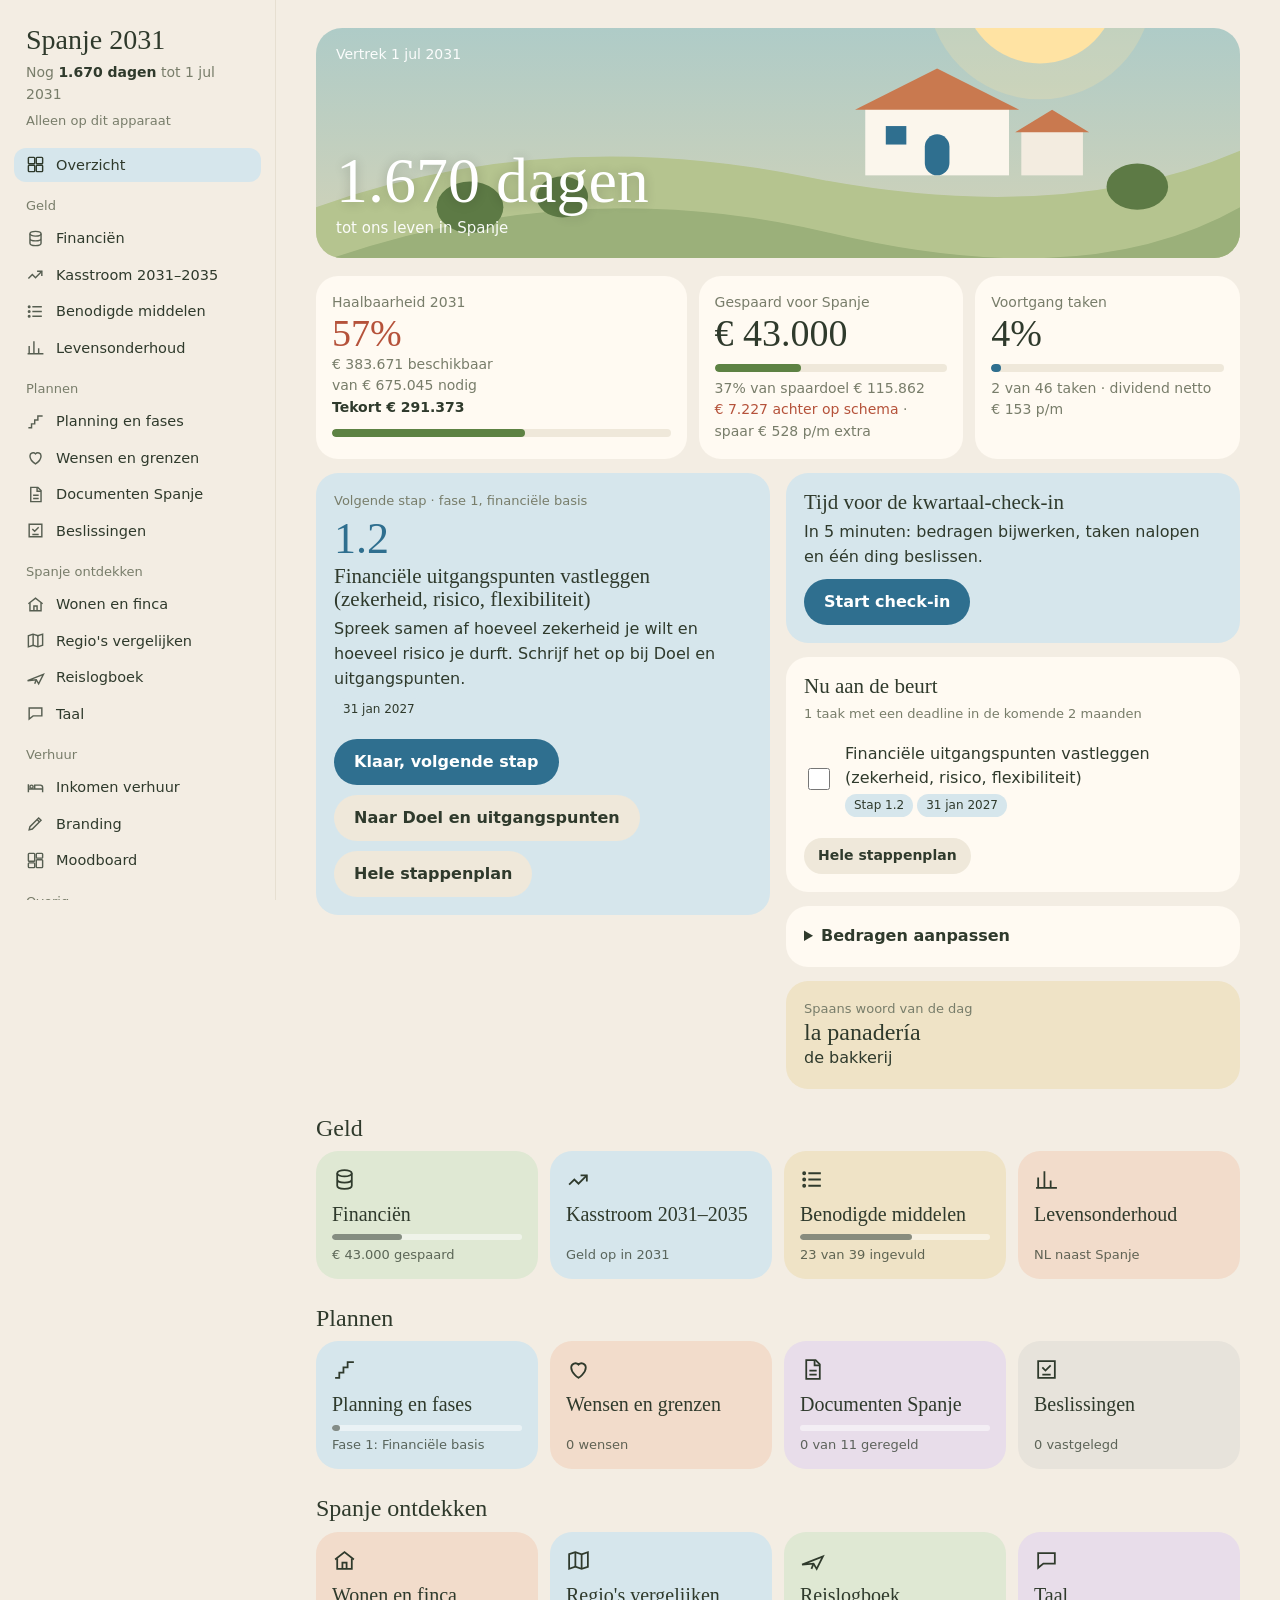
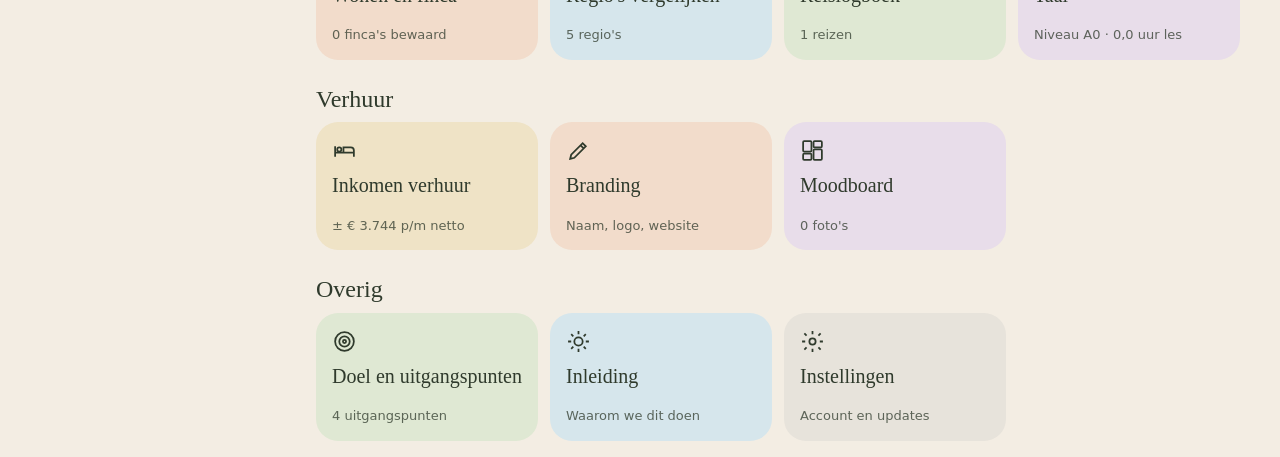
<file: src/spanje.html>
<!DOCTYPE html>
<html lang="nl">
<head>
<meta charset="utf-8">
<meta name="theme-color" content="#f3ede3"><meta name="apple-mobile-web-app-capable" content="yes"><meta name="mobile-web-app-capable" content="yes"><meta name="apple-mobile-web-app-title" content="Spanje 2031">
<meta name="viewport" content="width=device-width,initial-scale=1,viewport-fit=cover">
<meta name="theme-color" content="#1446a0">
<title>Spanje 2031</title>
<style>
/* Spanje 2031 — "Mediterraan zacht": zand, salie, zeeblauw en perzik; zacht, warm en ontspannen. */
:root{color-scheme:light dark;
--bg:light-dark(#f3ede3,#1b221e);--card:light-dark(#fffaf2,#252e28);--ink:light-dark(#2f3a2c,#f1ece2);--muted:light-dark(#787d6a,#a9ae9b);
--line:light-dark(#e6dfd1,#36413a);--blue:#2f6f8f;--bl:light-dark(#2f6f8f,#8cc4dc);--sun:light-dark(#d9963e,#f0b65a);--ok:light-dark(#5d8243,#a5c98a);--bad:light-dark(#b5523a,#ff9c84);
--field:light-dark(#ffffff,#1f2722);--disp:'DM Serif Display',Georgia,serif;--tint:light-dark(#efe8da,#2d372f);
--sage:light-dark(#dfe8d3,#2d3a2a);--sea:light-dark(#d6e6ec,#243640);--peach:light-dark(#f2dccb,#3b2e27);--sand:light-dark(#efe3c6,#39331f);--lav:light-dark(#e8ddea,#352c39);--stone:light-dark(#e7e3db,#2f332f)}
*{box-sizing:border-box;min-width:0;-webkit-tap-highlight-color:transparent}
body{margin:0;background:var(--bg);color:var(--ink);font:16px/1.55 Figtree,system-ui,sans-serif;overflow-x:clip;padding-bottom:calc(96px + env(safe-area-inset-bottom))}
h1,h2,h3{font-family:var(--disp);font-weight:400;line-height:1.1;text-wrap:balance;margin:0}
h1{font-size:clamp(30px,6vw,44px)}h2{font-size:clamp(28px,4.6vw,34px)}h3{font-size:21px}
.band{padding:16px max(4vw,14px)}.wrap{max-width:780px;margin:0 auto}
a{color:var(--bl)}
/* hero: landschapskaart met de finca */
.hero{padding:calc(14px + env(safe-area-inset-top)) max(4vw,14px) 0}
.scene{position:relative;border-radius:26px;overflow:hidden;min-height:250px;color:#fff;max-width:780px;margin:0 auto}
.scene svg{position:absolute;inset:0;width:100%;height:100%}
.scene .tx{position:absolute;left:20px;right:20px;bottom:18px}
.scene .kick{display:flex;align-items:center;gap:8px;font-size:14px;opacity:.95;position:absolute;left:20px;top:16px}
.count{font:400 clamp(46px,12vw,64px)/1 var(--disp);font-variant-numeric:lining-nums;text-shadow:0 1px 12px #0003}
.scene p{margin:4px 0 0;font-size:15px;opacity:.95}
/* bovenbalk */
.top{position:sticky;top:0;z-index:5;background:var(--bg);display:flex;align-items:center;gap:12px;padding:10px max(4vw,14px);padding-top:calc(10px + env(safe-area-inset-top))}
.top b{font:400 24px var(--disp);flex:1}.top .btn{width:42px;height:42px;min-height:0;padding:0;border-radius:50%;background:var(--card);color:var(--ink);font-size:18px}
.top+main .wrap>h2:first-child{display:none}
.dot{width:9px;height:9px;border-radius:50%;background:#ffffffaa;flex:none}.top .dot{background:var(--line)}.dot.ok{background:#8fd18b}.dot.err{background:#ff9c84}
/* kerncijfers */
.kpis{display:grid;grid-template-columns:repeat(auto-fit,minmax(min(100%,150px),1fr));gap:12px;margin-top:2px}
.kpis{grid-template-columns:repeat(2,1fr)}
.kpi{background:var(--card);border-radius:22px;padding:16px}
button.kpi{font:inherit;color:inherit;text-align:left;cursor:pointer;width:100%;border:0}
.kpi.main{grid-column:1/-1}
.v{font:400 clamp(30px,7vw,38px)/1.05 var(--disp);font-variant-numeric:lining-nums;white-space:nowrap}
.res{font:400 clamp(28px,6vw,34px)/1.1 var(--disp);color:var(--ink);white-space:nowrap;font-variant-numeric:lining-nums}
.lbl{color:var(--muted);font-size:14px}.sm{font-size:13px;color:var(--muted)}
.bar{height:8px;background:var(--tint);border-radius:9px;overflow:hidden;margin:10px 0 6px}.bar i{display:block;height:100%;background:var(--ok);border-radius:9px}.bar.b i{background:var(--bl)}.bar.g i{background:var(--ok)}
/* tegels */
.grp{margin-top:26px}.grp h3{font-size:24px}
.tiles{display:grid;grid-template-columns:repeat(auto-fill,minmax(min(100%,150px),1fr));gap:12px;margin-top:10px}
.tile{all:unset;box-sizing:border-box;cursor:pointer;border-radius:22px;padding:16px;display:flex;flex-direction:column;gap:3px;min-height:128px;background:var(--sand);color:var(--ink)}
.tile:active{transform:scale(.97)}
.tile svg{width:25px;height:25px;stroke:currentColor;fill:none;stroke-width:1.7;margin-bottom:8px}
.tile b{font:400 20px/1.12 var(--disp);hyphens:auto;overflow-wrap:break-word}.tile small{font-size:13px;opacity:.75;margin-top:auto;line-height:1.35}
.tile .bar{height:6px;background:#ffffff80;margin:6px 0 2px}.tile .bar i{background:var(--ink);opacity:.55}
.c-sage{background:var(--sage)}.c-sea{background:var(--sea)}.c-peach{background:var(--peach)}.c-sand{background:var(--sand)}.c-lav{background:var(--lav)}.c-stone{background:var(--stone)}
/* kaarten en formulieren */
.card{background:var(--card);border-radius:22px;padding:18px;margin-top:14px}
.card>h3:first-child{margin-bottom:6px}
.btn{font:inherit;font-weight:700;min-height:46px;padding:0 20px;border-radius:999px;border:0;background:var(--blue);color:#fff;cursor:pointer}
.btn.ghost{background:var(--tint);color:var(--ink)}.btn.sm{min-height:36px;padding:0 14px;font-size:14px}.btn.red{background:var(--bad);color:#fff}
.btn:disabled{opacity:.5}.btn:active{transform:translateY(1px)}
:focus-visible{outline:3px solid var(--bl);outline-offset:2px}
input,select,textarea{font:inherit;font-size:16px;color:inherit;background:var(--field);border:1.5px solid var(--line);border-radius:14px;padding:9px 12px;min-height:46px;width:100%}
input:focus,select:focus,textarea:focus{border-color:var(--bl);outline:none}
input[type=checkbox]{width:22px;height:22px;min-height:0;accent-color:var(--blue);flex:none}input[type=range]{padding:0;border:0;accent-color:var(--blue);background:none}
textarea{min-height:84px;resize:vertical}
.row{display:flex;gap:10px;flex-wrap:wrap;align-items:end}.row>*{flex:1 1 130px}
.f label{display:block;font-size:14px;color:var(--muted);margin-bottom:4px}
.grid2{display:grid;grid-template-columns:repeat(auto-fit,minmax(min(100%,300px),1fr));gap:14px}
ul.list{list-style:none;padding:0;margin:6px 0 0}ul.list li{display:flex;gap:12px;align-items:center;padding:11px 0;border-bottom:1px solid var(--line)}ul.list li:last-child{border:0}
li.done .tt{text-decoration:line-through;color:var(--muted)}.tt{flex:1;cursor:pointer}
.badge{display:inline-block;font-size:12px;padding:2px 9px;border-radius:99px;background:var(--sea);color:var(--ink);white-space:nowrap;margin:3px 4px 0 0}.badge.late{background:var(--bad);color:#fff}.badge.soon{background:var(--sand)}
table{width:100%;border-collapse:collapse;font-size:15px}td,th{padding:9px 5px;border-bottom:1px solid var(--line);text-align:left;vertical-align:middle}
th{font-size:13px;color:var(--muted);font-weight:500}.n{text-align:right;white-space:nowrap;font-variant-numeric:tabular-nums}
tr:last-child td{border-bottom:0}td input{min-height:38px;padding:6px 8px;border-radius:10px}.scroll{overflow-x:auto}
tr.now td{background:var(--sand)}
.ok{color:var(--ok);font-weight:700}.warn{color:var(--bad);font-weight:700}
.fig{position:relative;height:220px;margin-top:8px}.fig svg{position:absolute;inset:0;width:100%;height:100%}
.mbars{display:grid;grid-template-columns:repeat(12,minmax(0,1fr));gap:4px;align-items:end;height:130px;margin-top:10px}
.mbars div{background:var(--bl);border-radius:6px 6px 2px 2px;min-height:2px}.mbars div.off{background:var(--tint)}
.mlab{display:grid;grid-template-columns:repeat(12,minmax(0,1fr));gap:4px;font-size:11px;color:var(--muted);text-align:center}
.tl{border-left:2px solid var(--line);margin-left:8px;padding-left:18px}.tl .yr{position:relative;margin-top:18px}.tl .yr:before{content:"";position:absolute;left:-26px;top:5px;width:14px;height:14px;border-radius:50%;background:var(--ok);border:3px solid var(--card)}
.photos{display:grid;grid-template-columns:repeat(auto-fill,minmax(96px,1fr));gap:8px;margin-top:10px}
.photos img,.ph{width:100%;aspect-ratio:1;object-fit:cover;border-radius:14px;background:var(--tint);display:block}
.mood{columns:2 160px;column-gap:10px;margin-top:12px}.mood figure{break-inside:avoid;margin:0 0 10px;background:var(--card);border-radius:18px;overflow:hidden}.mood img{width:100%;display:block;min-height:80px;background:var(--tint)}.mood figcaption{padding:6px 10px;font-size:14px;display:flex;justify-content:space-between;gap:6px;align-items:center}
.word{background:var(--sand)}.word .sm{color:var(--muted)}
.plan{width:100%;height:auto;touch-action:none;background:light-dark(#dfe8d3,#2d3a2a);border-radius:16px;display:block}
.chips{display:flex;flex-wrap:wrap;gap:6px;margin-top:10px}.chip{all:unset;cursor:pointer;background:var(--tint);border-radius:999px;padding:8px 14px;font-size:14px;font-weight:500}
#sheetBg{position:fixed;inset:0;background:#1b221e99;z-index:20;display:none;align-items:flex-end;justify-content:center}#sheetBg.open{display:flex}
#sheet{background:var(--bg);width:100%;max-width:640px;max-height:90vh;overflow:auto;border-radius:26px 26px 0 0;padding:28px 18px calc(20px + env(safe-area-inset-bottom));position:relative}
#sheet:before{content:"";position:absolute;top:10px;left:50%;width:40px;height:4px;border-radius:2px;background:var(--line);transform:translateX(-50%)}
.actions{display:flex;gap:10px;justify-content:flex-end;margin-top:18px;flex-wrap:wrap}
#toast{position:fixed;left:50%;bottom:calc(104px + env(safe-area-inset-bottom));transform:translateX(-50%);background:var(--ink);color:var(--bg);padding:11px 18px;border-radius:999px;z-index:30;display:none;max-width:90vw;font-weight:500}
.upd{background:var(--sand);color:var(--ink);padding:10px max(4vw,14px);padding-top:calc(10px + env(safe-area-inset-top));display:flex;gap:10px;align-items:center}.upd span{flex:1}
.auth{max-width:440px;margin:0 auto;padding:calc(36px + env(safe-area-inset-top)) 18px 40px}
.err{color:var(--bad);font-size:14px;margin-top:8px;min-height:1em}
.celebrate{background:var(--sand)}
/* zwevende menubalk */
.nav{position:fixed;left:12px;right:12px;bottom:calc(10px + env(safe-area-inset-bottom));z-index:15;background:var(--card);border-radius:22px;display:grid;grid-template-columns:repeat(5,1fr);box-shadow:0 6px 24px #2f3a2c1f;max-width:560px;margin:0 auto}
.nav button{all:unset;cursor:pointer;display:flex;flex-direction:column;align-items:center;gap:2px;padding:10px 2px 9px;font-size:12px;color:var(--muted);font-weight:500}
.nav svg{width:23px;height:23px;stroke:currentColor;fill:none;stroke-width:1.8}
.nav button.on{color:var(--bl)}
#lock{position:fixed;inset:0;z-index:50;background:var(--bg);color:var(--ink);display:none;align-items:center;justify-content:center;padding:20px}#lock.on{display:flex}
.lockbox{text-align:center;width:min(330px,92vw);background:var(--card);border-radius:26px;padding:26px 20px}
.pins{display:flex;gap:14px;justify-content:center;margin:18px 0}.pins i{width:14px;height:14px;border-radius:50%;border:2px solid var(--bl)}.pins i.on{background:var(--bl)}
.pad{display:grid;grid-template-columns:repeat(3,1fr);gap:12px;margin-top:10px}.pad button{all:unset;cursor:pointer;height:62px;border-radius:50%;background:var(--tint);font:600 24px Figtree,sans-serif;text-align:center;line-height:62px;color:var(--ink)}
#viewer{position:fixed;inset:0;z-index:40;background:#000e;display:none;align-items:center;justify-content:center}#viewer.on{display:flex}#viewer img{max-width:100%;max-height:100%;object-fit:contain}#viewer .vb{all:unset;position:absolute;cursor:pointer;color:#fff;background:#0007;border-radius:50%;width:46px;height:46px;display:grid;place-items:center;font-size:22px}#viewer .vc{position:absolute;bottom:calc(16px + env(safe-area-inset-bottom));left:0;right:0;text-align:center;color:#fff;font-size:14px}
@media(min-width:700px){.scene{min-height:300px}}
/* stappenplan */
.step{background:var(--sea)}.stepno{font:400 44px/1 var(--disp);color:var(--bl);margin:6px 0 4px;font-variant-numeric:lining-nums}
details.fase>summary{list-style:none;cursor:pointer;display:flex;gap:14px;align-items:center}details.fase>summary::-webkit-details-marker{display:none}
.fn{width:38px;height:38px;border-radius:50%;background:var(--tint);display:grid;place-items:center;font:400 20px var(--disp);flex:none}
details.fase[open] .fn{background:var(--blue);color:#fff}
ol.steps{list-style:none;padding:0;margin:4px 0 0}ol.steps li{display:flex;gap:10px;align-items:flex-start;padding:10px 6px;border-bottom:1px solid var(--line);border-radius:12px}ol.steps li:last-child{border-bottom:0}
ol.steps .no{font:400 17px/24px var(--disp);color:var(--muted);width:36px;flex:none;font-variant-numeric:lining-nums}ol.steps input{margin-top:1px}
ol.steps li.now{background:var(--sea);border-bottom-color:transparent}ol.steps li.now .no{color:var(--bl)}
ol.steps li.done .tt>span{text-decoration:line-through;color:var(--muted)}
/* computer (webversie): zijbalk met alle onderdelen, brede inhoud, dialogen in het midden */
.hcols{display:block}
body.desk{padding-bottom:0}
.dk{display:grid;grid-template-columns:276px minmax(0,1fr);min-height:100vh}
.side{position:sticky;top:0;height:100vh;overflow:auto;padding:26px 14px 22px;border-right:1px solid var(--line);display:flex;flex-direction:column;gap:2px;scrollbar-width:thin}
.side .brand{font:400 28px/1 var(--disp);padding:0 12px}
.side .cd{padding:6px 12px 0;color:var(--muted);font-size:14px}.side .cd b{color:var(--ink);font-weight:700}
.side .st{display:flex;gap:8px;align-items:center;padding:4px 12px 14px;font-size:13px;color:var(--muted)}.side .st .dot{background:var(--line)}
.side h4{margin:12px 12px 3px;font-size:13px;font-weight:500;color:var(--muted)}
.sl{all:unset;box-sizing:border-box;cursor:pointer;display:flex;align-items:center;gap:11px;padding:6px 12px;border-radius:12px;font-size:14.5px;font-weight:500}
.sl svg{width:19px;height:19px;stroke:currentColor;fill:none;stroke-width:1.8;flex:none;opacity:.8}
.sl i{width:9px;height:9px;border-radius:50%;flex:none;margin-left:auto}
.sl:hover{background:var(--tint)}.sl.on{background:var(--sea);color:var(--ink)}.sl.on svg{opacity:1}
.dmain{min-width:0}
.desk .wrap,.desk .scene{max-width:1180px}
.desk .band,.desk .hero,.desk .top{padding-left:40px;padding-right:40px}
.desk .hero{padding-top:28px}.desk .scene{min-height:230px}
.desk .top{padding-top:26px;padding-bottom:0;position:static}.desk .top b{font-size:40px}
.desk .kpis{grid-template-columns:1.4fr 1fr 1fr}.desk .kpi.main{grid-column:auto}
.desk .hcols{columns:2 420px;column-gap:16px;margin-top:2px}.desk .hcols{margin-top:14px}.desk .hcols>*{break-inside:avoid;display:block;margin:0 0 14px}
.desk .tiles{grid-template-columns:repeat(4,1fr)}
.desk .cols{columns:2 440px;column-gap:16px}.desk .cols>*{break-inside:avoid}.desk .cols>.card:first-child,.desk .cols>h2+.card{margin-top:0}
.desk #sheetBg{align-items:center}.desk #sheet{border-radius:26px;max-width:620px;padding:26px 24px 22px}.desk #sheet:before{display:none}
.desk #toast{bottom:28px;left:calc(50% + 138px)}
.desk .tile{transition:filter .15s}.desk .tile:hover{filter:brightness(.96)}.desk .kpi:hover{filter:brightness(.985)}
.desk .btn:hover{filter:brightness(1.07)}.desk .chip:hover{filter:brightness(.95)}
@media(prefers-reduced-motion:reduce){.tile:active,.btn:active{transform:none}}
</style>
</head>
<body>
<div id="app"></div>
<div id="sheetBg"><div id="sheet"></div></div>
<div id="toast"></div>
<div id="lock"></div>
<div id="viewer"></div>
<script>
/* ---------- helpers ---------- */
const $=id=>document.getElementById(id);
const APP_VN='__APP_VN__';
const SB_URL='https://wnircustmcvwjlkvtyur.supabase.co',SB_KEY='sb_publishable_4sqsUxgtDeD6rHnDJH0tkg_uchFNIIS';
const UPD_URL='https://raw.githubusercontent.com/thijsgame18-ui/spanje2031/main/version.json';
const eur=new Intl.NumberFormat('nl-NL',{style:'currency',currency:'EUR',maximumFractionDigits:0});
const E=v=>eur.format(Math.round(+v||0)).replace(/\s/g,' ');
const esc=s=>String(s??'').replace(/[&<>"']/g,c=>({'&':'&amp;','<':'&lt;','>':'&gt;','"':'&quot;',"'":'&#39;'}[c]));
const pct=(a,b)=>b?Math.max(0,Math.min(100,Math.round(a/b*100))):0;
const today=()=>{const d=new Date();return d.getFullYear()+'-'+String(d.getMonth()+1).padStart(2,'0')+'-'+String(d.getDate()).padStart(2,'0')};
const uid=()=>Date.now().toString(36)+Math.random().toString(36).slice(2,7);
const clone=o=>JSON.parse(JSON.stringify(o));
const fmtD=d=>d?new Date(d+'T12:00:00').toLocaleDateString('nl-NL',{day:'numeric',month:'short',year:'numeric'}):'';
const MND=['jan','feb','mrt','apr','mei','jun','jul','aug','sep','okt','nov','dec'];
const tmeter=p=>bar(p,'g');const _tm=p=>`<div class="tmeter" role="img" aria-label="${p}%">${Array.from({length:10},(_,i)=>`<i class="${p>=(i+1)*10?'on':p>i*10?'half':''}"></i>`).join('')}</div>`;
const bar=(p,c='')=>`<div class="bar ${c}"><i style="width:${p}%"></i></div>`;
const isApp=()=>!!window.Android;
let UNDO=null,PENDEL=[];
function toastUndo(t){const el=$('toast');el.innerHTML=esc(t)+' <button class="btn sm" style="margin-left:8px;min-height:30px" data-act="undo">Ongedaan maken</button>';el.style.display='block';clearTimeout(toast.t);toast.t=setTimeout(()=>{el.style.display='none';UNDO=null;PENDEL.forEach(f=>f());PENDEL=[]},6000)}
function toast(t){const el=$('toast');el.textContent=t;el.style.display='block';clearTimeout(toast.t);toast.t=setTimeout(()=>el.style.display='none',2600)}
function hashStr(s){let h=5381;for(let i=0;i<s.length;i++)h=(h*33+s.charCodeAt(i))|0;return String(h>>>0)}
const hj=x=>hashStr(JSON.stringify(x===undefined?null:x));
function openSheet(h){$('sheet').innerHTML=h;$('sheetBg').classList.add('open')}
function closeSheet(){$('sheetBg').classList.remove('open')}
$('sheetBg').addEventListener('click',e=>{if(e.target.id==='sheetBg')closeSheet()});
window.appBack=()=>{if($('viewer').classList.contains('on')){closeViewer();return true}if($('sheetBg').classList.contains('open')){closeSheet();return true}if(location.hash&&location.hash!=='#'){location.hash='';return true}return false};

/* ---------- data ---------- */
const goalT=()=>(+S.goal.ing||0)+(+S.goal.degiro||0);
const TASKS=[
['a1','Huidige financiële situatie in kaart brengen',1,'t4'],['a2','Spaardoelen per jaar richting 2031 vastleggen',1,'t4'],['a3','Gewenste financiële buffer bij vertrek bepalen',1,'t5'],['a4','Kosten emigratie en eerste periode inschatten',1,'t5'],['a5','Financiële uitgangspunten vastleggen (zekerheid, risico, flexibiliteit)',1,'t2'],['a6','Kostentabel invullen',1,'t5'],
['b1','Fase 2 t/m 5 verder uitwerken',2,'t3'],['b2','Mogelijke regio\'s verkennen',2,'t10'],['b3','Eerste oriëntatiereis naar Spanje',2,'t11'],['b4','Naam voor de B&B bedenken',2,'t6'],['b5','Realistisch B&B-inkomen doorrekenen',2,'t9'],
['c1','Spaanse les starten (2027–2028), op locatie of thuis',3,'t8'],['c2','Regio\'s vergelijken en shortlist maken',3,'t10'],['c3','Langer verblijf in favoriete regio',3,'t11'],['c4','Logo laten ontwerpen',3,'t6'],['c5','Website opzetten (WordPress / n8n)',4,'t6'],['c6','Hypotheekmogelijkheden in Spanje uitzoeken',3,'t7'],
['d1','Finca kiezen: bestaand huisje + ruimte voor extra huisjes',4,'t7'],['d2','Hypotheek of financiering regelen',4,'t7'],['d3','Huis in Nederland verkopen',4,'t7'],['d4','NIE-nummers aanvragen',4,'t12'],['d5','Documenten laten vertalen',4,'t12'],['d6','Verhuisbedrijf regelen',4,'t5'],['d7','Spaanse zorgverzekering regelen',4,'t12'],
['e2','Inschrijven bij de gemeente (padrón)',5,'t12'],['e3','Residencia aanvragen',5,'t12'],['e4','Spaanse bankrekening openen',4,'t12'],['e5','Verhuizen naar Spanje!',5,'t3'],
['n1','Documenten scannen en veilig bewaren (paspoorten, aktes, diploma\'s, rijbewijs)',1,'t12'],['n2','AOW-gat en pensioen laten doorrekenen (SVB en werkgever)',1,'t4'],
['n3','Facebookgroepen van Nederlanders in favoriete regio\'s volgen',2,'t10'],['n4','Plan B voor inkomen in de eerste jaren uitwerken (werk op afstand, verhuur)',2,'t9'],
['n5','Proefperiode in de winter: 1–3 maanden in het laagseizoen',3,'t11'],['n6','B&B-ervaring opdoen (meewerken via Workaway of cursus gastvrijheid)',3,'t9'],['n7','Per regio uitzoeken of je een toeristische vergunning kunt krijgen',3,'t10'],['n8','Gestor en advocaat kiezen via aanbevelingen',3,'t12'],
['k1','Beslismoment: regio kiezen',3,'t16'],['k2','Beslismoment: haalbaarheid minstens 80%? Anders vertrek opschuiven',3,'t16'],
['n9','Belastingadvies emigratie (183 dagen, Modelo 720, DeGiro)',4,'t4'],['n10','Laatste check AOW, pensioen en vergunningen bij een adviseur',4,'t12'],['k3','Beslismoment: finca kopen, ja of nee',4,'t16'],['n11','Kinderen: school kiezen en inschrijven (als dat speelt)',4,'t12'],
['n12','Uitschrijven bij de gemeente in Nederland',5,'t12'],['n13','Nederlandse zorgverzekering laten stoppen op de dag dat de Spaanse ingaat',5,'t12'],['n14','AOW vrijwillig bijverzekeren bij de SVB (binnen 1 jaar na vertrek)',5,'t4'],['n15','Spaanse belastingdienst informeren over fiscale woonplaats',5,'t12']];
const DUE={a1:'2026-12-31',a2:'2027-01-31',a3:'2027-03-31',a4:'2027-03-31',a5:'2027-01-31',a6:'2027-06-30',n1:'2027-03-31',n2:'2027-06-30',b1:'2027-06-30',b2:'2027-09-30',b3:'2027-10-31',b4:'2028-06-30',b5:'2027-12-31',n3:'2027-06-30',n4:'2027-12-31',
c1:'2028-01-31',c2:'2028-09-30',c3:'2029-03-31',c4:'2029-06-30',c5:'2031-03-31',c6:'2029-06-30',n5:'2029-02-28',n6:'2028-08-31',n7:'2028-09-30',n8:'2029-09-30',k1:'2028-12-31',k2:'2029-12-31',
d1:'2030-05-15',d2:'2030-06-30',d3:'2030-12-31',d4:'2030-03-31',d5:'2030-09-30',d6:'2031-03-31',d7:'2031-05-31',n9:'2030-09-30',n10:'2030-05-31',k3:'2030-06-15',n11:'2031-03-31',
e1:'2031-03-31',e2:'2031-07-31',e3:'2031-09-30',e4:'2030-04-30',e5:'2031-07-01',n12:'2031-06-24',n13:'2031-06-30',n14:'2031-12-31',n15:'2031-12-31'};
const MARKTS={denia:{naam:'Omgeving Dénia',streef:450000,min:250000,max:750000,datum:'november 2026',gebied:'Binnenland rond Dénia (Pedreguer, Orba, Llíber, Benissa, Jalón): finca met bewoonbaar huis en grond voor casitas.',
 vb:[['Orba','5 slpk, kleiner huis',199000],['Llíber','3 slpk',189000],['Dénia','224 m² huis, 2.309 m² grond, op te knappen',375000],['Pedreguer','410 m² huis, 4.703 m² grond, zwembad',740000]],
 noot:'Gemiddelde vraagprijs van alle woningen: Orba ± € 459.000, Pedreguer ± € 692.000. Onder de € 250.000 vind je vooral kleine huisjes of te verbouwen fincas verder het binnenland in.',
 bez:'Vakantiewoningen in Dénia zijn gemiddeld ±61% van de nachten geboekt, à ± € 140 per nacht. Een finca in het binnenland haalt minder; reken met ±35–50%.',
 bron:[['Vakantieverhuur Dénia (AirDNA)','https://www.airdna.co/vacation-rental-data/app/es/alicante/denia/overview'],['Woningen in Orba (thinkSPAIN)','https://www.thinkspain.com/property-for-sale/orba'],['Woningen in Pedreguer (thinkSPAIN)','https://www.thinkspain.com/property-for-sale/pedreguer']]},
 valencia:{naam:'Onder Valencia',streef:350000,min:270000,max:400000,datum:'november 2026',gebied:"Vall d'Albaida en La Costera (Ontinyent, Xàtiva, Albaida): finca met bewoonbaar huis en 0,5–1,5 ha grond.",
 vb:[['Xàtiva','5 slpk, 370 m² huis, 11.769 m² grond',395000],['Ontinyent','470 m² huis, 14.400 m² grond, eigen put',370000],['Albaida','finca',375000],['Xàtiva','3 slpk, 190 m² huis, 5.000 m² grond',269950]],
 noot:'Gemiddelde fincaprijs in Ontinyent: € 350.000.',
 bez:'Plattelandsaccommodaties in de regio Valencia waren in 2025 gemiddeld maar 15% van de bedden bezet; reken met ±20–35%.',
 bron:[['Fincas in Ontinyent (thinkSPAIN)','https://www.thinkspain.com/property-for-sale/ontinyent/fincas-country-houses'],['Fincas aan de Costa Valencia (thinkSPAIN)','https://www.thinkspain.com/property-for-sale/costa-valencia/fincas-country-houses'],['Plattelandstoerisme 2025 (Turisme CV)','https://www.turisme.gva.es/tcv/tcv2025/Rural_2025c.pdf']]}};
const mKey=()=>MARKTS[S.marktRegio]?S.marktRegio:'denia';
const MARKT=new Proxy({},{get:(o,k)=>MARKTS[mKey()][k]});
function marktCard(){const M=MARKTS[mKey()],f=+S.finca.prijs||0,mx=maxFinca();return `<div class="card" style="background:var(--sea)"><h3>Marktprijs ${esc(M.naam)}</h3><div class="chips" style="margin-top:6px">${Object.entries(MARKTS).map(([k,m])=>`<button class="chip" data-act="marktregio" data-id="${k}" style="${mKey()===k?'background:var(--blue);color:#fff':'background:#ffffff80'}">${m.naam}</button>`).join('')}</div><p class="sm" style="margin:8px 0">${esc(M.gebied)} Prijzen ${M.datum}.</p>
  <div class="grid2" style="grid-template-columns:repeat(3,minmax(0,1fr));gap:8px"><div><div class="sm">Goedkoop</div><div class="res" style="font-size:19px">${E(M.min)}</div></div><div><div class="sm">Streefprijs</div><div class="res" style="font-size:21px">${E(M.streef)}</div></div><div><div class="sm">Duur</div><div class="res" style="font-size:19px">${E(M.max)}</div></div></div>
  <table style="margin-top:10px;font-size:14px"><tbody>${M.vb.map(v=>`<tr><td>${v[0]}<div class="sm">${v[1]}</div></td><td class="n">${E(v[2])}</td></tr>`).join('')}</tbody></table>
  <p class="sm">${esc(M.noot)} ${esc(M.bez)}</p>
  <p style="margin:8px 0">Jullie maximum nu (${SCN_L[scKey()]}): <b class="${mx>=M.streef?'ok':'warn'}">${mx>1000?E(mx):'past nog niet'}</b>${mx<M.streef&&mx>1000?` · ${E(M.streef-mx)} onder de streefprijs`:''}</p>
  <p class="sm">${M.bron.map(b=>`<a href="${b[1]}">${b[0]}</a>`).join('<br>')}</p>
  ${Math.round(f)!==M.streef?`<button class="btn" data-act="usemarkt">Gebruik ${E(M.streef)} als budget</button>`:'<span class="ok">Jullie budget staat op de streefprijs</span>'}</div>`}
const ZONES=[['Zone 1 · Kust Dénia–Jávea–Calp–Altea',{klimaat:5,prijs:1,toer:5,vlieg:4,voorz:5},'Duurst (gem. ± € 528.000 in Dénia), meeste toeristen, strengste vergunningen. Valt buiten budget, tenzij een kant-en-klare finca met vergunning.'],
['Zone 2 · Binnenland Marina Alta (Orba, Jalón, Llíber, Benissa)',{klimaat:5,prijs:3,toer:4,vlieg:4,voorz:3},'20–30 min van de kust, fincas ± € 190.000–460.000. Beste mix van gasten en prijs; vergunning per gemeente checken.'],
['Zone 3 · Achter Gandia (Planes, Beniarrés, Vall de Gallinera)',{klimaat:4,prijs:4,toer:3,vlieg:3,voorz:3},'Goedkoopste rond Gandia, echt Spaans, ± 30 min van het strand.'],
['Zone 4 · Ontinyent, Xàtiva, Albaida',{klimaat:3,prijs:4,toer:2,vlieg:4,voorz:4},'Grote fincas, gem. ± € 350.000, dicht bij vliegveld Valencia; weinig toeristen.'],
['Zone 5 · Alcoy en Cocentaina',{klimaat:3,prijs:3,toer:3,vlieg:3,voorz:4},'Bergen, wandelen en fietsen; actieve gasten.']];
const VH_P=[80,80,90,110,115,135,160,170,135,110,85,90],VH_B=[25,30,40,50,55,65,80,85,65,50,30,30];
const GEZIN4={water:40,elek:150,inet:60,autov:70,brand:250,zorg:400,aans:10,inb:25,opst:40,boods:750,school:150,sport:100,vrij:350,ibi:600,weg:150};
const COL4={boods:750,energie:150,water:40,inet:60,zorg:400,verz:75,auto:320,gemb:63,uit:350,kind:250};
function migrate10(){if(S.mig10)return false;
 const dflt=S.season.every((x,i)=>!!x.open===(i>=3&&i<=9)&&+x.prijs===(i>=5&&i<=8?110:85)&&+x.bez===(i>=5&&i<=8?75:45));
 if(dflt)S.season=MND.map((m,i)=>({open:true,prijs:VH_P[i],bez:VH_B[i]}));if(+S.bnb.kost===40)S.bnb.kost=35;
 Object.entries(GEZIN4).forEach(([k,v])=>{if(!(+S.costs[k]))S.costs[k]=v});
 S.col=S.col||{r1:'Regio 1',r2:'Regio 2',v:{}};if(!S.col.r1||S.col.r1==='Regio 1')S.col.r1='Marina Alta';Object.entries(COL4).forEach(([k,v])=>{const c=S.col.v[k]=S.col.v[k]||{};if(c.r1==null||c.r1==='')c.r1=v});
 S.mig10=1;return true}
function migrate9(){const m10=migrate10();if(S.mig9)return m10;const OLD={a1:null,a2:null,d1:'2030-06-30',n10:'2030-07-31',k3:'2030-04-30',c5:'2030-06-30'};Object.entries(OLD).forEach(([id,o])=>{const m=S.tmeta[id]||{};if(!m.due||m.due===o){m.due=DUE[id];S.tmeta[id]=m}});S.mig9=1;return true}
function migrate8(){const m9=migrate9();if(S.mig8)return m9;ZONES.forEach(([n,sc,note])=>{if(!S.regions.some(r=>r.naam===n))S.regions.push({id:'r'+uid(),naam:n,s:Object.assign({},sc),note,wish:{}})});
 S.regw=Object.assign({},S.regw||{},{toer:2});
 if(!S.trips.some(t=>t.plan))S.trips.push({id:'t'+uid(),plan:1,regio:'Oriëntatiereis Marina Alta (gepland)',van:'',tot:'',cijfer:'',fotos:[],note:'Dag 1: vliegen op Alicante, naar Altea en Calp: de kust zien zoals gasten hem zien. Dag 2: Jalón-vallei (Jalón, Alcalalí, Llíber), Orba en het binnenland van Benissa: fincas en makelaars. Dag 3: Dénia, Jávea en de Montgó; middag Pedreguer, Ondara en Gata. Dag 4: Vall de Pop, Vall de Laguar en Vall d\'Ebo, daarna Vall de Gallinera, Planes en Beniarrés ter vergelijking. Dag 5: Gandia, terugvliegen vanaf Valencia. Onderweg: bij elk ayuntamiento vragen naar het informe de compatibilidad voor toeristische verhuur, en met B&B-eigenaren praten. Kom ook een keer in de winter terug.'});
 S.mig8=1;return true}
function migrate7(){const m8=migrate8();if(S.mig7)return m8;S.marktRegio='denia';if(+S.finca.prijs===350000)S.finca.prijs=450000;S.mig7=1;return true}
function migrate6(){const m7=migrate7();if(S.mig6)return m7;S.house.owManual=200000;S.inclHouse=true;S.hypo.use=true;S.hypo.maxPm=600;S.ownCash=70000;S.cf=Object.assign({ramp:[30,60,90,100,100],extra:0,dgKeep:0},S.cf||{});S.cf.dgAll=true;S.cf.dgKeep=0;S.mig6=1;return true}
function migrate5(){const m6=migrate6();if(S.mig5)return m6;if(S.mig5)return false;const h=S.hypo;if(+h.rente===3.5)h.rente=4;if(+h.jaren===20)h.jaren=25;if(h.maxPm==null)h.maxPm=550;S.mig5=1;return true}
function migrate4(){const m5=migrate5();if(S.mig4)return m5||false;S.huisjes.aantal=0;S.mig4=1;return true}
function migrate3(){const m4=migrate4();if(S.mig3)return m4;if(+S.finca.prijs===250000)S.finca.prijs=MARKT.streef;if(S.finca.infl==null||+S.finca.infl===2)S.finca.infl=4;S.mig3=1;return true}
function migrate(){const m3=migrate3();if(S.mig2)return m3;Object.entries(DUE).forEach(([id,d])=>{const m=S.tmeta[id]||{};if(!m.due){m.due=d;S.tmeta[id]=m}});S.mig2=1;return true}
/* Stappenplan: alle basistaken per fase in logische volgorde, met uitleg wat je concreet doet */
const STEPS=[['a1','a5','a2','n1','a4','a3','a6','n2'],['b1','n3','b2','b3','b5','n4','b4'],['c1','n6','n7','c2','k1','n5','c3','c6','c4','n8','k2'],['d4','e4','d1','n10','k3','d2','n9','d5','d3','d6','n11','c5','d7'],['n12','n13','e5','e2','e3','n14','n15']];
const HOW={a1:'Zet bij Financiën wat er nu op de Spanje-rekening en bij DeGiro staat, of haal het uit Stuiver. Dan weet je waar je vandaan komt.',
a5:'Spreek samen af hoeveel zekerheid je wilt en hoeveel risico je durft. Schrijf het op bij Doel en uitgangspunten.',
a2:'Leg per jaar tot 2031 vast hoeveel je wilt sparen. Financiën rekent uit of je op schema ligt.',
n1:'Scan paspoorten, geboorte- en huwelijksakte, diploma\'s en rijbewijs. Zet ze in een veilige map en bij Documenten Spanje.',
a4:'Schat de eenmalige kosten van de verhuizing en de eerste maanden: verhuizer, reizen, papieren, inrichting.',
a3:'Bepaal hoeveel maanden leven je als buffer wilt hebben als jullie allebei stoppen met werken. Advies: minstens 2 jaar.',
a6:'Vul bij Benodigde middelen alle kostenposten in. Dan klopt de haalbaarheid.',
n2:'Vraag bij de SVB en je pensioenfonds op hoeveel AOW en pensioen je mist door eerder te emigreren.',
b1:'Loop dit stappenplan samen door. Pas deadlines aan en zet bij elke stap wie hem oppakt.',
n3:'Word lid van Facebookgroepen van Nederlanders in de Marina Alta. Lees mee over vergunningen, kosten en het dagelijks leven.',
b2:'Vul bij Regio\'s vergelijken per zone de scores in. Richt je op zone 1 en 2.',
b3:'Maak de geplande oriëntatiereis uit het Reislogboek. Vraag bij elk gemeentehuis naar de toeristische vergunning.',
b5:'Reken bij Inkomen B&B met een realistische bezetting (35–50% in het binnenland) en kijk wat er netto overblijft.',
n4:'Bedenk waar het inkomen vandaan komt als de B&B de eerste jaren minder oplevert: dividend, verhuur, klussen op afstand.',
b4:'Bedenk een naam en check of de domeinnaam en Instagram-naam nog vrij zijn.',
c1:'Start met Spaanse les: online, bij een taalschool of via een app. Houd de uren bij onder Taal.',
n6:'Werk een paar weken mee bij een B&B (bijvoorbeeld via Workaway) of volg een cursus gastvrijheid.',
n7:'Vraag per gemeente op je shortlist of je een vergunning voor toeristische verhuur kunt krijgen. Zonder vergunning geen B&B.',
c2:'Maak bij Regio\'s vergelijken een shortlist van 2 of 3 gemeentes, op basis van je reizen en de vergunningen.',
k1:'Kies samen de regio. Leg de keuze en waarom vast bij Beslissingen.',
n5:'Verblijf 1 tot 3 maanden in de winter in de gekozen regio. Zo zie je hoe stil het laagseizoen echt is.',
c3:'Verblijf langer in de gekozen regio. Bekijk fincas, spreek makelaars en B&B-eigenaren.',
c6:'Vraag bij 2 Spaanse banken of een hypotheekadviseur wat jullie kunnen lenen zonder vast inkomen. Houd de maandlast onder € 600.',
c4:'Laat een logo maken dat past bij de naam en de sfeer van het moodboard.',
n8:'Kies een gestor en een advocaat via aanbevelingen uit de Facebookgroepen. Zij begeleiden de aankoop en de papieren.',
k2:'Kijk bij Financiën of de haalbaarheid minstens 80% is. Zo niet: vertrek opschuiven of een goedkopere finca zoeken.',
d4:'Vraag de NIE-nummers aan bij het consulaat of in Spanje. Die heb je nodig voor de bank en de aankoop.',
e4:'Open een Spaanse bankrekening met je NIE. Nodig voor de aankoop, de hypotheek en vaste lasten.',
d1:'Kies de finca. Check eerst bij de gemeente of de toeristische vergunning er komt, en of de grond bebouwd mag worden.',
n10:'Laat een adviseur nog één keer AOW, pensioen en de vergunning van de finca controleren, vóór je tekent.',
k3:'Beslis samen of je de finca koopt. Leg het vast bij Beslissingen.',
d2:'Regel de financiering: hypotheek, overwaarde en eigen geld. De advocaat checkt het koopcontract.',
n9:'Laat een belastingadviseur uitleggen wat emigreren betekent: 183 dagen, Modelo 720 en je DeGiro-dividend.',
d5:'Laat geboorte- en huwelijksakte en andere documenten beëdigd vertalen en waar nodig apostilleren.',
d3:'Zet het huis in Nederland te koop. Stem de overdracht af op de aankoop in Spanje.',
d6:'Vraag 3 offertes bij verhuisbedrijven en plan de verhuizing.',
n11:'Speelt het: kies een school en schrijf de kinderen in.',
c5:'Zet de website op met foto\'s van de finca en een boekingsmogelijkheid.',
d7:'Regel een Spaanse zorgverzekering die ingaat op de dag van de verhuizing.',
n12:'Schrijf jullie uit bij de gemeente in Nederland, uiterlijk 5 dagen voor vertrek.',
n13:'Laat de Nederlandse zorgverzekering stoppen op de dag dat de Spaanse ingaat.',
e5:'Verhuizen naar Spanje!',
e2:'Schrijf jullie in bij het ayuntamiento (padrón). Neem paspoort, NIE en koopakte mee.',
e3:'Vraag de residencia aan bij de politie (extranjería). Neem padrón, zorgverzekering en bewijs van inkomen mee.',
n14:'Verzeker AOW vrijwillig bij bij de SVB. Dat moet binnen 1 jaar na vertrek.',
n15:'Meld bij de Spaanse belastingdienst (Agencia Tributaria) dat jullie fiscaal in Spanje wonen.'};
function phaseSteps(f){const T=tasks(),ids=STEPS[f-1],base=ids.map(id=>T.find(t=>t.id===id)).filter(Boolean),rest=T.filter(t=>t.f===f&&!ids.includes(t.id)).sort((a,b)=>((S.tmeta[a.id]||{}).due||'9')<((S.tmeta[b.id]||{}).due||'9')?-1:1);return base.concat(rest)}
function stepNo(id){for(let f=1;f<=5;f++){const i=phaseSteps(f).findIndex(t=>t.id===id);if(i>=0)return f+'.'+(i+1)}return ''}
function nextStep(){for(let f=1;f<=5;f++){const t=phaseSteps(f).find(x=>!isDone(x.id));if(t)return {t,f,no:stepNo(t.id)}}return null}
const TILE_NAME=id=>(TILES.find(x=>x[0]===id)||[])[1];
function stepCard(compact){const n=nextStep();if(!n)return `<div class="card celebrate"><h3>Alle stappen afgerond</h3><p>Welkom in Spanje!</p></div>`;const t=n.t,how=HOW[t.id]||t.note||'';
  return `<div class="card step"><div class="sm">Volgende stap · fase ${n.f}, ${FASES[n.f-1].toLowerCase()}</div><div class="stepno">${n.no}</div><h3>${esc(t.t)}</h3>${how?`<p style="margin:6px 0 0">${esc(how)}</p>`:''}<div style="margin-top:4px">${badges(t)}</div>
  <div class="actions" style="justify-content:flex-start">${LINK[t.id]?`<button class="btn" data-go="t12">Afvinken bij Documenten</button>`:`<button class="btn" data-act="stepdone" data-id="${t.id}">Klaar, volgende stap</button>`}${t.tile&&t.tile!=='t3'&&!LINK[t.id]?`<button class="btn ghost" data-go="${t.tile}">Naar ${esc(TILE_NAME(t.tile)||'')}</button>`:''}${compact?'<button class="btn ghost" data-go="t3">Hele stappenplan</button>':`<button class="btn ghost" data-act="edittask" data-id="${t.id}">Deadline of wie</button>`}</div></div>`}
function stepPlan(){const n=nextStep(),cur=n?n.f:6;return FASES.map((fn,i)=>{const f=i+1,list=phaseSteps(f),dn=list.filter(t=>isDone(t.id)).length,p=pct(dn,list.length);
  return `<details class="card fase" ${f===cur?'open':''}><summary><span class="fn">${f}</span><span style="flex:1"><b style="font:400 21px var(--disp)">${fn}</b><br><span class="sm">${dn===list.length?'Afgerond':`${dn} van ${list.length} stappen klaar`}${f>cur?' · komt hierna':''}</span></span><span class="n sm">${p}%</span></summary>${bar(p,'b')}
  <ol class="steps">${list.map((t,j)=>{const d=isDone(t.id),now=n&&n.t.id===t.id;return `<li class="${d?'done':''}${now?' now':''}"><span class="no">${f}.${j+1}</span><input type="checkbox" data-task="${t.id}" ${d?'checked':''} aria-label="Stap ${f}.${j+1} afgevinkt"><div class="tt" data-act="edittask" data-id="${t.id}"><span>${esc(t.t)}</span>${now&&HOW[t.id]?`<div class="sm" style="margin-top:2px">${esc(HOW[t.id])}</div>`:''}<div>${badges(t)}</div></div></li>`}).join('')}</ol>
  ${note('f'+f,'Opmerkingen bij deze fase','')}</details>`}).join('')}
const FASES=['Financiële basis','Oriëntatie','Verdieping','Voorbereiding','Uitvoering'];
const FASE_YEAR=[2026,2027,2028,2030,2031];
const COSTS=[
['Woning – aankoop',[['koop','Aankoopprijs woning','e','Afhankelijk van regio'],['itp','Overdrachtsbelasting (ITP / BTW)','e','± 8–10% van aankoopprijs'],['nota','Notaris + registratiekosten','e','Eigendomsakte'],['advo','Advocaat / gestor','e','Begeleiding aankoop'],['taxa','Taxatie woning','e','Verplicht bij hypotheek'],['hypa','Hypotheekadvies / kosten','e','Indien van toepassing']]],
['Woning – verbouwing',[['verb','Verbouwing / renovatie','e','Keuken, badkamer, etc.'],['arch','Architect / tekeningen','e','Bij grotere verbouwing'],['verg','Vergunningen','e','Afhankelijk van gemeente'],['nuts','Aansluiting nutsvoorzieningen','e','Water, elektra, gas'],['meub','Meubilair & inrichting','e','Bedden, meubels, witgoed']]],
['Wonen – vast',[['ibi','Gemeentebelasting (IBI)','j','0,4–1,1% kadastrale waarde'],['water','Water','m',''],['elek','Elektriciteit','m',''],['inet','Internet / TV','m',''],['afval','Afval / lokale heffingen','m','']]],
['Auto / vervoer',[['auto','Aankoop auto Spanje','e','Of import NL-auto'],['autov','Autoverzekering','m',''],['weg','Wegenbelasting','j',''],['brand','Brandstof / onderhoud','m','']]],
['Emigratiekosten',[['verh','Verhuisbedrijf','e','Inboedel NL → ES'],['opsl','Opslag spullen','m','Indien nodig'],['vlucht','Vliegtickets / reizen','e','']]],
['Administratie',[['nie','NIE-nummers','e','€ 9,84 p.p.'],['padr','Inschrijving gemeente (padrón)','e',''],['resi','Residencia','e','€ 12 p.p.'],['bank','Bankrekening Spanje','e',''],['vert','Vertalingen documenten','e','± € 40 p.p.']]],
['Verzekeringen',[['zorg','Zorgverzekering Spanje','m','Privé of sociaal'],['aans','Aansprakelijkheid','m',''],['inb','Inboedelverzekering','m',''],['opst','Opstalverzekering','m','']]],
['Levensonderhoud',[['boods','Boodschappen','m',''],['school','School / opvang kinderen','m',''],['sport','Sport / abonnementen','m',''],['vrij','Kleding, uit eten, vrije tijd','m','']]],
['Reserves & belastingen',[['onv','Onvoorzien (medisch, reparaties)','e',''],['ib','Spaanse inkomstenbelasting','j','Afhankelijk van inkomen'],['vermb','Vermogensbelasting','j','Indien van toepassing']]]];
const ALLC=COSTS.flatMap(g=>g[1]);const FREQ={e:'Eenmalig',m:'Per maand',j:'Per jaar'};
const DOCSTEPS=[
['nie','NIE-nummer aanvragen','Je persoonlijke nummer voor buitenlanders. Nodig voor een huis kopen, bankrekening en nutsvoorzieningen. Aan te vragen bij het Spaanse consulaat in Nederland of bij de politie in Spanje.','Paspoort + kopie, ingevuld formulier EX-15, betaalbewijs leges (formulier 790-012), reden van aanvraag'],
['bank','Spaanse bankrekening openen','Nodig voor de aankoop, vaste lasten en later B&B-inkomsten.','Paspoort, NIE-nummer, bewijs van adres of inkomen'],
['vert','Documenten laten vertalen','Officiële (beëdigde) vertalingen of internationale uittreksels.','Geboorteakten, huwelijksakte, eventueel diploma\'s'],
['koop','Woning kopen bij de notaris','Koopakte (escritura) tekenen bij de notaris en laten inschrijven in het register.','NIE, bankrekening, financiering, advocaat/gestor'],
['padron','Inschrijven bij de gemeente (padrón)','Registratie op je adres bij het ayuntamiento. Nodig voor de residencia, school en zorg.','Paspoort, NIE, koopakte of huurcontract'],
['resi','EU-verblijfsregistratie (residencia)','Als EU-burger laat je je registreren als je langer dan 3 maanden blijft (groen certificaat met NIE).','Paspoort, padrón, bewijs van inkomen of vermogen, zorgverzekering, formulier EX-18, leges 790-012'],
['zorg','Zorgverzekering regelen','Via de Spaanse sociale zekerheid (bij werk of eigen bedrijf) of een privéverzekering.','Residencia, NIE, eventueel inschrijving Seguridad Social'],
['bedrijf','B&B inschrijven als bedrijf','Inschrijven als autónomo of bedrijf en een toeristische vergunning aanvragen bij de regio.','NIE, residencia, bankrekening, vergunning toeristische verhuur'],
['brp','Uitschrijven in Nederland','Emigratie melden bij je Nederlandse gemeente (uiterlijk 5 dagen voor vertrek).','Paspoort, nieuw adres in Spanje'],
['auto','Auto en rijbewijs','Een EU-rijbewijs blijft geldig. Een Nederlandse auto moet je binnen een paar maanden op Spaans kenteken zetten.','Kentekenbewijs, keuring (ITV), belasting'],
['belast','Belastingen regelen','Spaanse belastingdienst (Agencia Tributaria) informeren over je fiscale woonplaats; in NL laatste aangifte als emigrant.','NIE, residencia, jaaropgaven']];
const WORDS=[['la finca','het landgoed'],['la casita','het huisje'],['el desayuno','het ontbijt'],['la habitación','de kamer'],['la reserva','de reservering'],['bienvenidos','welkom'],['¿Cuánto cuesta?','Hoeveel kost het?'],['el ayuntamiento','het gemeentehuis'],['el notario','de notaris'],['la hipoteca','de hypotheek'],['el banco','de bank'],['la piscina','het zwembad'],['el jardín','de tuin'],['el olivo','de olijfboom'],['la llave','de sleutel'],['el huésped','de gast'],['limpiar','schoonmaken'],['la cocina','de keuken'],['el baño','de badkamer'],['la cama','het bed'],['las sábanas','de lakens'],['el mercado','de markt'],['la panadería','de bakkerij'],['¿Dónde está…?','Waar is…?'],['Encantado de conocerle','Aangenaam kennis te maken'],['el vecino','de buurman'],['la luz','het licht / de stroom'],['el agua','het water'],['el contrato','het contract'],['firmar','tekenen'],['el permiso','de vergunning'],['la obra','de verbouwing'],['el fontanero','de loodgieter'],['el electricista','de elektricien'],['la factura','de rekening'],['pagar','betalen'],['¡Que aproveche!','Eet smakelijk!'],['madrugar','vroeg opstaan'],['la sobremesa','het natafelen'],['poco a poco','stap voor stap'],['la mudanza','de verhuizing'],['el sol','de zon'],['tranquilo','rustig'],['¿Me puede ayudar?','Kunt u me helpen?'],['Hasta luego','Tot later']];
const REGCRIT=[['klimaat','Klimaat'],['prijs','Betaalbare finca\'s'],['toer','Toerisme / B&B-kansen'],['vlieg','Dichtbij vliegveld'],['voorz','Voorzieningen & scholen'],['gevoel','Ons gevoel']];
const COLROWS=[['boods','Boodschappen'],['energie','Energie'],['water','Water'],['inet','Internet / telefoon'],['zorg','Zorgverzekering'],['verz','Overige verzekeringen'],['auto','Auto en brandstof'],['gemb','Gemeentebelasting'],['uit','Uit eten / vrije tijd'],['kind','Kinderen / school']];
const PLANTYPES={huis:['Ons huis','#f3ece0',14,10],huisje:['Gastenhuisje','#ffd99a',8,6],zwembad:['Zwembad','#7cc4f0',10,5],park:['Parkeren','#c9ced8',10,6],tuin:['Moestuin','#9ccf6b',10,8],terras:['Terras','#e9b98b',8,6]};
const MS=()=>[50000,75000,100000,goalT()];
function defaults(){return{v:2,vertrek:'2031-07-01',acc:{ing:13000,degiro:30000},divi:180,inleg:{ing:0,degiro:400},upd:'2026-11-22',
hist:[{id:'2026-02-06',d:'2026-02-06',t:38356},{id:'2026-11-22',d:'2026-11-22',t:43000}],costs:{nie:19.68,resi:24,vert:80},notes:{},
bnb:{kamers:3,prijs:90,bez:50,mnd:8,kost:35},done:['a1','a2'],custom:[],tmeta:{},inclHouse:false,whatif:{extra:0,rend:6,yld:7,bonus:true},
finca:{prijs:250000,verb:40000,itp:9,bij:2},fincas:[],trips:[],regions:[],col:{r1:'Regio 1',r2:'Regio 2',v:{}},lessen:[],niveau:'A0',
season:MND.map((m,i)=>({open:true,prijs:VH_P[i],bez:VH_B[i]})),plan:{w:80,h:50,items:[]},comp:[],mood:[],docs:{},divlog:[],ms:[],scen:{cur:'normaal'},cf:{ramp:[30,60,90,100,100],extra:0,dgKeep:0},derisk:{on:false,start:2029,pct:25,rente:2},wishes:[],checkins:[],stuiver:{},
house:{woz:399000,hyp:367500,v2031:500000},goal:{ing:40862,degiro:75000},auto:{nu:13350,later:2000},divtax:15,hypo:{use:false,ltv:60,rente:4,jaren:25,maxPm:550},huisjes:{aantal:0,kosten:35000},bufferM:12,decisions:[],tax:{autonomo:300,personen:2}}}
let S=defaults();
try{const l=JSON.parse(localStorage.getItem('sp-state')||'null');if(l&&l.v)S=Object.assign(defaults(),l)}catch(e){}
let BASE=(()=>{try{return JSON.parse(localStorage.getItem('sp-base2')||'null')}catch(e){return null}})();
function saveLocal(){try{localStorage.setItem('sp-state',JSON.stringify(S))}catch(e){}}
function setBase(d){BASE=d?clone(d):null;try{if(d)localStorage.setItem('sp-base2',JSON.stringify(BASE));else localStorage.removeItem('sp-base2')}catch(e){}}
const isObj=x=>!!x&&typeof x==='object'&&!Array.isArray(x);
const eq=(a,b)=>JSON.stringify(a===undefined?null:a)===JSON.stringify(b===undefined?null:b);
const cl=x=>x===undefined?undefined:clone(x);
/* 3-weg samenvoegen: wat alleen aan één kant veranderd is blijft bewaard; bij een echt conflict wint dit apparaat */
function m3(L,R,B){if(eq(L,R))return cl(L);if(eq(L,B))return cl(R);if(eq(R,B))return cl(L);
  if(Array.isArray(L)&&Array.isArray(R)){const b=Array.isArray(B)?B:[];const idy=a=>a.every(x=>isObj(x)&&x.id);
    if(idy(L)&&idy(R)&&(L.length||R.length)){const bm=new Map(b.filter(isObj).map(x=>[x.id,x])),rm=new Map(R.map(x=>[x.id,x])),lm=new Map(L.map(x=>[x.id,x])),out=[];
      L.forEach(l=>{const r=rm.get(l.id),bb=bm.get(l.id);if(r)out.push(m3(l,r,bb));else if(!bb||!eq(l,bb))out.push(cl(l))});
      R.forEach(r=>{if(lm.has(r.id))return;const bb=bm.get(r.id);if(!bb||!eq(r,bb))out.push(cl(r))});return out}
    if(L.every(x=>typeof x!=='object')&&R.every(x=>typeof x!=='object'))return [...new Set([...L,...R])].filter(x=>!(b.includes(x)&&(!L.includes(x)||!R.includes(x))));
    if(L.length===R.length)return L.map((x,i)=>m3(x,R[i],b[i]));return cl(L)}
  if(isObj(L)&&isObj(R)){const bo=isObj(B)?B:{},out={};new Set([...Object.keys(L),...Object.keys(R)]).forEach(k=>{
    if(!(k in L)){if(k in bo&&eq(R[k],bo[k]))return;out[k]=cl(R[k]);return}
    if(!(k in R)){if(k in bo&&eq(L[k],bo[k]))return;out[k]=cl(L[k]);return}
    out[k]=m3(L[k],R[k],bo[k])});return out}
  return cl(L)}
function merge3(L,R){if(!BASE)return Object.assign(defaults(),L);return Object.assign(defaults(),m3(L,R,BASE))}
const LINK={d4:'nie',d5:'vert',d7:'zorg',e2:'padron',e3:'resi',e4:'bank',n12:'brp',n15:'belast'};
const tasks=()=>TASKS.map(([id,t,f,tile])=>({id,t,f,tile})).concat(S.custom.map(c=>({...c,c:true})));
const isDone=id=>LINK[id]?!!S.docs[LINK[id]]:S.done.includes(id);
function setDone(id,on){if(LINK[id]){S.docs[LINK[id]]=on;return}S.done=on?[...new Set(S.done.concat(id))]:S.done.filter(x=>x!==id)}
const total=()=>(+S.acc.ing||0)+(+S.acc.degiro||0);
const owCalc=()=>{const v=+S.house.v2031||0;return v-(+S.house.hyp||0)-v*(+(S.house.verkoop??1.5)||0)/100};
const overwaarde=()=>S.house.owManual!=null&&S.house.owManual!==''?(+S.house.owManual||0):owCalc();;

const vertrek=()=>new Date(S.vertrek+'T12:00:00');
const daysLeft=()=>Math.max(0,Math.ceil((vertrek()-new Date())/864e5));
const monthsLeft=()=>Math.max(1,Math.round(daysLeft()/30.44));
function faseP(f){const t=tasks().filter(x=>x.f===f);return pct(t.filter(x=>isDone(x.id)).length,t.length)}
function allP(){const t=tasks();return pct(t.filter(x=>isDone(x.id)).length,t.length)}
const FIN_IDS={koop:1,itp:1,nota:1,advo:1,verb:1};

function costTot(){let e=0,m=0;for(const[id,,f]of ALLC){if(FIN_IDS[id])continue;const v=+S.costs[id]||0;if(f==='e')e+=v;else if(f==='m')m+=v;else m+=v/12}return{e,m}}
function needCalc(){const fc=fincaCost(),ct=costTot(),buffer=ct.m*(+S.bufferM||0);
  const rows=[['Aankoop finca',fc.koop],['Overdrachtsbelasting ('+(+S.finca.itp||0)+'%)',fc.itp],['Notaris, register, advocaat ('+(+S.finca.bij||0)+'%)',fc.bij],['Verbouwing',fc.verb],['Extra gastenhuisjes ('+(+S.huisjes.aantal||0)+'×)',fc.huisjes],['Overige eenmalige kosten',ct.e],['Prijsstijging tot vertrek ('+(+(S.finca.infl??2)||0)+'% per jaar)',(fc.koop+fc.itp+fc.bij+fc.verb+fc.huisjes)*(inflF()-1)],['Buffer: '+(+S.bufferM||0)+' mnd vaste lasten',buffer]];
  return{rows,total:rows.reduce((a,r)=>a+r[1],0)}}


/* ---------- scenario's ---------- */
let SCN=null;
const SCEN_DEF={somber:{bez:-15,prijs:-10,rend:3,fin:15,hypo:false,infl:3},goed:{bez:10,prijs:10,rend:8,fin:-10,hypo:true,infl:1.5}};
const SCN_L={somber:'Somber',normaal:'Normaal',goed:'Goed'};
function scKey(){return SCN||(S.scen&&S.scen.cur)||'normaal'}
function sc(){const k=scKey();if(k==='normaal')return{bez:0,prijs:0,rend:+S.whatif.rend||0,fin:0,hypo:!!S.hypo.use,infl:+(S.finca.infl??2)||0};const d=Object.assign({},SCEN_DEF[k],(S.scen||{})[k]||{});return{bez:+d.bez||0,prijs:+d.prijs||0,rend:+d.rend||0,fin:+d.fin||0,hypo:!!d.hypo,infl:+d.infl||0}}
function withScen(k,fn){const o=SCN;SCN=k;try{return fn()}finally{SCN=o}}
const inflF=()=>Math.pow(1+sc().infl/100,Math.max(0,(vertrek()-new Date())/(365.25*864e5)));
function bnbSeason(){const dim=[31,28,31,30,31,30,31,31,30,31,30,31],p=sc();const m=S.season.map((s,i)=>s.open?S.bnb.kamers*(+s.prijs||0)*(1+p.prijs/100)*(Math.max(0,Math.min(100,(+s.bez||0)+p.bez))/100)*dim[i]:0);const omzet=m.reduce((a,b)=>a+b,0);return{m,omzet,pm:omzet*(1-S.bnb.kost/100)/12}}
function projection(extra){const w=S.whatif,dr=S.derisk||{};let ing=+S.acc.ing||0,dg=+S.acc.degiro||0,safe=0;const r=sc().rend/100/12,rs=(+dr.rente||0)/100/12,d=new Date();d.setDate(1);const end=vertrek();
  while(d<end){d.setMonth(d.getMonth()+1);ing+=+S.inleg.ing||0;safe*=1+rs;dg=dg*(1+r)+(+S.inleg.degiro||0)+(+extra||0);if(w.bonus&&d.getMonth()===11)dg+=2000;
    if(dr.on&&d.getMonth()===0&&d.getFullYear()>=(+dr.start||2029)){const mv=dg*(+dr.pct||0)/100;dg-=mv;safe+=mv}}
  return{ing,dg,safe,total:ing+dg+safe,div:dg*((+w.yld||0)/100)/12}}
function projYears(){const w=S.whatif,dr=S.derisk||{};let dg=+S.acc.degiro||0,safe=0;const r=sc().rend/100/12,rs=(+dr.rente||0)/100/12,d=new Date();d.setDate(1);const end=vertrek(),rows=[];
  while(d<end){d.setMonth(d.getMonth()+1);safe*=1+rs;dg=dg*(1+r)+(+S.inleg.degiro||0);if(w.bonus&&d.getMonth()===11)dg+=2000;if(dr.on&&d.getMonth()===0&&d.getFullYear()>=(+dr.start||2029)){const mv=dg*(+dr.pct||0)/100;dg-=mv;safe+=mv}if(d.getMonth()===11&&d<end)rows.push(['Eind '+d.getFullYear(),dg,safe])}
  rows.push(['Bij vertrek',dg,safe]);return rows.map(([l,v,sf])=>[l,v,v*((+w.yld||0)/100)/12,sf])}
function fincaCost(){const f=S.finca,F=1+sc().fin/100,k=(+f.prijs||0)*F;return{koop:k,itp:k*(+f.itp||0)/100,bij:k*(+f.bij||0)/100,verb:(+f.verb||0)*F,huisjes:(+S.huisjes.aantal||0)*(+S.huisjes.kosten||0)}}
function loanFromPm(pm,rt,y){const r=(+rt||0)/100/12,n=Math.max(1,(+y||1)*12);return r?pm*(1-Math.pow(1+r,-n))/r:pm*n}
function loanCap(){const h=S.hypo,ltv=fincaCost().koop*(+h.ltv||0)/100,pm=+h.maxPm>0?loanFromPm(+h.maxPm,h.rente,h.jaren):Infinity;return{ltv,pm,loan:Math.min(ltv,pm)}}
function lening(){return sc().hypo?loanCap().loan:0}
const housePlan=()=>S.house.plan||'verkopen';
function huurNet(){const h=S.house;return (+(h.huur??1800)||0)*(1-(+(h.huurKost??25)||0)/100)-(+(h.hypoLast??1500)||0)}
function haveCalc(){const p=projection(0),ow=S.inclHouse&&housePlan()==='verkopen'?overwaarde():0,l=lening(),cf=S.cf||{},all=!!cf.dgAll,keep=all?0:(+cf.dgKeep||0);
  const own=S.ownCash!=null&&S.ownCash!==''?(+S.ownCash||0):p.ing+p.safe,dg=all?0:p.dg;
  const rows=[[S.ownCash!=null&&S.ownCash!==''?'Eigen geld bij vertrek (jullie schatting)':'Spaargeld bij vertrek (prognose)',own],[all?'DeGiro (blijft belegd voor dividend)':'DeGiro bij vertrek (prognose)',dg],['Overwaarde huis NL',ow],['Spaanse hypotheek',l]];if(keep)rows.push(['Blijft belegd voor dividend',-keep]);
  return{rows,total:own+dg+ow+l-keep}}
function maxFinca(){const keep=S.finca.prijs;let lo=0,hi=3e6;for(let i=0;i<40;i++){const mid=(lo+hi)/2;S.finca.prijs=mid;if(haveCalc().total>=needCalc().total)lo=mid;else hi=mid}S.finca.prijs=keep;return lo/(1+sc().fin/100)}
/* ---------- spaartempo ---------- */
function pace(){const h=S.hist.slice().sort((a,b)=>a.d<b.d?-1:1),f=h[0];const tot=total(),ml=monthsLeft();
  const needExtra=Math.max(0,needCalc().total-haveCalc().total)/ml,goalExtra=Math.max(0,goalT()-projection(0).total)/ml;
  let plan=null;if(f){const t0=new Date(f.d).getTime(),t1=vertrek().getTime(),k=Math.max(0,Math.min(1,(Date.now()-t0)/(t1-t0)));plan=f.t+(goalT()-f.t)*k}
  return{needExtra,goalExtra,plan,diff:plan==null?0:tot-plan,inleg:(+S.inleg.ing||0)+(+S.inleg.degiro||0)}}
/* ---------- kasstroom ---------- */
function cashflow(){const cf=Object.assign({ramp:[30,60,90,100,100],extra:0,dgKeep:0},S.cf||{}),nd=needCalc(),hv=haveCalc(),ct=costTot(),tx=taxCalc(),bs=bnbSeason();
  const bufRow=nd.rows.find(r=>r[0].startsWith('Buffer')),purchase=nd.total-(bufRow?bufRow[1]:0);let cash=hv.total-purchase;
  const bnbNet=bs.omzet*(1-S.bnb.kost/100),effTax=bnbNet?tx.gen/Math.max(1,bnbNet):0,loan=lening(),hypoY=loan?annuity(loan,S.hypo.rente,S.hypo.jaren)*12:0;
  const divY=(cf.dgAll?projection(0).dg:(+cf.dgKeep||0))*((+S.whatif.yld||0)/100)*(1-(+S.divtax||0)/100),huurY=housePlan()==='verhuren'?huurNet()*12:0,autY=tx.aut,startY=vertrek().getFullYear(),rows=[];let broke=null;
  for(let i=0;i<5;i++){const r=(+cf.ramp[i]||0)/100,bnb=bnbNet*r*(1-effTax),inc=bnb+divY+huurY+(+cf.extra||0)*12,out=ct.m*12+hypoY+autY,start=cash;cash=cash+inc-out;rows.push({y:startY+i,start,bnb,div:divY,huur:huurY,extra:(+cf.extra||0)*12,inc,out,end:cash});if(cash<0&&broke==null)broke=startY+i}
  const burn=ct.m+hypoY/12+autY/12;return{rows,broke,start:hv.total-purchase,burn,runway:burn?Math.max(0,(hv.total-purchase)/burn):Infinity}}
function feas(){const n=needCalc().total;return n?Math.min(100,Math.round(haveCalc().total/n*100)):100}
function annuity(P,r,n){r=(+r||0)/100/12;n=Math.max(1,(+n||1)*12);return r?P*r/(1-Math.pow(1+r,-n)):P/n}
const divNet=()=>(+S.divi||0)*(1-(+S.divtax||0)/100);
function taxScale(b,sc){let t=0,prev=0;for(const[lim,r]of sc){if(b>prev)t+=(Math.min(b,lim)-prev)*r;prev=lim}return t}
const GEN=[[12450,.19],[20200,.24],[35200,.30],[60000,.37],[300000,.45],[1e12,.47]],SAV=[[6000,.19],[50000,.21],[200000,.23],[300000,.27],[1e12,.30]];
function taxCalc(){const s=bnbSeason(),n=Math.max(1,+S.tax.personen||1),winst=s.omzet*(1-S.bnb.kost/100),aut=(+S.tax.autonomo||0)*12;
  const base=Math.max(0,winst/n-aut),gen=Math.max(0,taxScale(base,GEN)-taxScale(Math.min(base,5550),GEN)),sav=taxScale((+S.divi||0)*12/n,SAV),tot=(gen+sav)*n;
  return{winst,aut:aut*n,gen:gen*n,sav:sav*n,tot,netPm:(winst-aut*n+(+S.divi||0)*12-tot)/12}}
function bnbSimple(){const b=S.bnb;const omzet=b.kamers*b.prijs*(b.bez/100)*b.mnd*30.4;return{omzet,pm:omzet*(1-b.kost/100)/12}}
const WORD=()=>{const n=Math.floor((Date.now()-new Date(2026,0,1))/864e5);return WORDS[((n%WORDS.length)+WORDS.length)%WORDS.length]};
function getRef(path){const k=path.split('.');let o=S;for(let i=0;i<k.length-1;i++){const s=k[i];o=s[0]==='#'?o.find(x=>x.id===s.slice(1)):o[s];if(o==null)return null}return{o,k:k[k.length-1]}}

/* ---------- sync (Stuiver-account) ---------- */
const SB={c:null,uid:null,email:'',hid:null,members:[],ready:false,chan:null,state:'local'};
let dirty=(()=>{try{return localStorage.getItem('sp-dirty')==='1'}catch(e){return false}})(),timer=null,writing=false;
const VAULT={on:false,key:null,doc:null};
const te=new TextEncoder(),td=new TextDecoder();
const b64e=b=>{let s='';const a=new Uint8Array(b);for(let i=0;i<a.length;i+=8192)s+=String.fromCharCode.apply(null,a.subarray(i,i+8192));return btoa(s)};
const b64d=s=>Uint8Array.from(atob(s),c=>c.charCodeAt(0));
const rnd=n=>crypto.getRandomValues(new Uint8Array(n));
async function vKek(secret,salt,iter){const base=await crypto.subtle.importKey('raw',te.encode(secret.normalize('NFKC')),'PBKDF2',false,['deriveKey']);return crypto.subtle.deriveKey({name:'PBKDF2',salt,iterations:iter,hash:'SHA-256'},base,{name:'AES-GCM',length:256},false,['encrypt','decrypt'])}
async function vUnwrap(w,kek){return new Uint8Array(await crypto.subtle.decrypt({name:'AES-GCM',iv:b64d(w.iv)},kek,b64d(w.ct)))}
const vImport=raw=>crypto.subtle.importKey('raw',raw,{name:'AES-GCM'},false,['encrypt','decrypt']);
async function vEnc(obj){const iv=rnd(12);return{enc:1,iv:b64e(iv),ct:b64e(await crypto.subtle.encrypt({name:'AES-GCM',iv},VAULT.key,te.encode(JSON.stringify(obj))))}}
async function vDec(d){return JSON.parse(td.decode(await crypto.subtle.decrypt({name:'AES-GCM',iv:b64d(d.iv)},VAULT.key,b64d(d.ct))))}
function setSync(st){SB.state=st;if(st==='ok'){try{localStorage.setItem('sp-lastsync',String(Date.now()))}catch(e){}}const d=$('sync');if(d)d.className='dot '+(st==='ok'?'ok':st==='err'?'err':'');const t=$('synct');if(t)t.textContent=st==='err'?'synchroniseren mislukt, probeer later':syncText()}
function save(){saveLocal();dirty=true;try{localStorage.setItem('sp-dirty','1')}catch(e){}checkMilestones();scheduleDeadlines();clearTimeout(timer);timer=setTimeout(flush,1500)}
async function flush(){if(!SB.hid||!SB.ready||writing||!dirty)return;if(VAULT.on&&!VAULT.key)return;writing=true;setSync('');
  try{const r=await SB.c.from('docs').select('data').eq('household_id',SB.hid).eq('key','spanje').maybeSingle();if(r.error)throw r.error;
    if(r.data&&r.data.data){const srv=r.data.data.enc?await vDec(r.data.data):r.data.data;const m=merge3(S,srv);if(hj(m)!==hj(S)){S=Object.assign(defaults(),m);saveLocal();render()}}
    const snap=clone(S);let data=snap;if(VAULT.key)data=await vEnc(snap);
    const w=await SB.c.from('docs').upsert({household_id:SB.hid,key:'spanje',data,updated_by:SB.uid,updated_at:new Date().toISOString()},{onConflict:'household_id,key'});if(w.error)throw w.error;
    setBase(snap);if(hj(snap)===hj(S)){dirty=false;try{localStorage.setItem('sp-dirty','0')}catch(e){}}setSync('ok')}
  catch(e){setSync('err');setTimeout(flush,15000)}finally{writing=false;if(dirty)setTimeout(flush,1500)}}
async function pull(){const r=await SB.c.from('docs').select('data').eq('household_id',SB.hid).eq('key','spanje').maybeSingle();if(r.error)throw r.error;
  if(!r.data||!r.data.data){dirty=true;return flush()}
  const d=r.data.data;if(d.enc&&!VAULT.key)return;const srv=d.enc?await vDec(d):d;
  if(!BASE&&!localStorage.getItem('sp-synced')){S=Object.assign(defaults(),srv)}else if(dirty){S=Object.assign(defaults(),merge3(S,srv))}else S=Object.assign(defaults(),srv);
  try{localStorage.setItem('sp-synced','1')}catch(e){}
  setBase(srv);saveLocal();if(migrate()){save()}render();if(dirty)flush();else setSync('ok')}
async function initSB(){if(!window.supabase){render();return}
  SB.c=window.supabase.createClient(SB_URL,SB_KEY,{auth:{persistSession:true,autoRefreshToken:true,detectSessionInUrl:false,storageKey:'spanje-auth'}});
  const {data}=await SB.c.auth.getSession();
  if(data&&data.session)await afterLogin(data.session);
  else if(!localStorage.getItem('sp-local'))showAuth();else render()}
async function afterLogin(ses){SB.uid=ses.user.id;SB.email=ses.user.email||'';
  const r=await SB.c.from('members').select('household_id').eq('user_id',SB.uid).limit(1);
  const hid=r.data&&r.data[0]&&r.data[0].household_id;
  if(!hid){showAuth('Dit account heeft nog geen huishouden. Maak of koppel eerst een huishouden in Stuiver.');return}
  SB.hid=hid;const mm=await SB.c.from('members').select('user_id,name').eq('household_id',hid);if(mm.data)SB.members=mm.data;
  const v=await SB.c.from('docs').select('data').eq('household_id',hid).eq('key','_vault').maybeSingle();
  if(v.data&&v.data.data){VAULT.on=true;VAULT.doc=v.data.data;const c=localStorage.getItem('spanje-hk-'+hid);if(c){try{VAULT.key=await vImport(b64d(c))}catch(e){}}if(!VAULT.key){showVault();return}}
  await connect()}
async function connect(){SB.ready=true;render();setSync('');
  try{await pull()}catch(e){setSync('err')}
  stuiverAuto();
  if(SB.chan)SB.c.removeChannel(SB.chan);
  SB.chan=SB.c.channel('sp-'+SB.hid).on('postgres_changes',{event:'*',schema:'public',table:'docs',filter:'household_id=eq.'+SB.hid},p=>{const r=p.new;if(r&&r.key==='spanje'&&r.updated_by!==SB.uid&&!writing)pull().catch(()=>{})}).subscribe();
  document.addEventListener('visibilitychange',()=>{if(document.visibilityState==='visible'&&SB.ready)pull().catch(()=>{})});
  window.addEventListener('online',()=>{if(SB.ready)flush()})}
function showAuth(msg){$('app').innerHTML=`<div class="auth"><h1>Spanje 2031</h1><p class="lbl">Log in met je <b>Stuiver-account</b>. Dan zien jullie allebei dezelfde gegevens.</p>
  <div class="card"><div class="f"><label for="aMail">E-mailadres</label><input id="aMail" type="email" inputmode="email" autocomplete="username"></div>
  <div class="f" style="margin-top:10px"><label for="aPw">Wachtwoord</label><input id="aPw" type="password" autocomplete="current-password"></div>
  <button class="btn" style="width:100%;margin-top:14px" id="aBtn" data-act="login">Inloggen</button><div class="err" id="aErr">${esc(msg||'')}</div>
  <p class="sm">Wachtwoord vergeten? Stel het opnieuw in via Stuiver.</p></div>
  <button class="btn ghost" style="width:100%;margin-top:14px" data-act="localmode">Zonder account gebruiken (alleen op dit apparaat)</button></div>`}
function showVault(msg){$('app').innerHTML=`<div class="auth"><h1>Gegevens versleuteld</h1><p class="lbl">Vul het <b>kluiswachtwoord</b> van jullie huishouden in (hetzelfde als in Stuiver). Dit hoeft maar één keer per apparaat.</p>
  <div class="card"><div class="f"><label for="vPw">Kluiswachtwoord</label><input id="vPw" type="password" autocomplete="off"></div><button class="btn" style="width:100%;margin-top:14px" id="vBtn" data-act="vault">Openen</button>
  <details style="margin-top:12px"><summary class="sm">Kluiswachtwoord vergeten? Gebruik de herstelcode</summary><div class="f" style="margin-top:8px"><input id="vRc" placeholder="XXXX-XXXX-XXXX-XXXX-XXXX"></div><button class="btn ghost" style="width:100%;margin-top:8px" data-act="vaultrc">Openen met herstelcode</button></details>
  <div class="err" id="aErr">${esc(msg||'')}</div></div><button class="btn ghost" style="width:100%;margin-top:14px" data-act="logout">Uitloggen</button></div>`}
async function doLogin(){const email=$('aMail').value.trim(),password=$('aPw').value;if(!email||!password){$('aErr').textContent='Vul je e-mailadres en wachtwoord in.';return}
  $('aBtn').disabled=true;$('aBtn').textContent='Bezig…';const {data,error}=await SB.c.auth.signInWithPassword({email,password});
  if(error){$('aBtn').disabled=false;$('aBtn').textContent='Inloggen';$('aErr').textContent=/invalid/i.test(error.message)?'E-mailadres of wachtwoord klopt niet.':error.message;return}
  try{localStorage.removeItem('sp-local')}catch(e){}await afterLogin(data.session)}
async function doVault(rc){const d=VAULT.doc;const b=$('vBtn');b.disabled=true;b.textContent='Openen…';
  try{let raw;if(rc){const c=$('vRc').value.toUpperCase().replace(/[^A-Z0-9]/g,'');raw=await vUnwrap(d.wr,await vKek(c,b64d(d.salt),d.iterR||100000))}else raw=await vUnwrap(d.wp,await vKek($('vPw').value,b64d(d.salt),d.iter));
    VAULT.key=await vImport(raw);try{localStorage.setItem('spanje-hk-'+SB.hid,b64e(raw))}catch(e){}toast('Ontgrendeld');await connect()}
  catch(e){b.disabled=false;b.textContent='Openen';$('aErr').textContent=rc?'Deze herstelcode klopt niet.':'Dit kluiswachtwoord klopt niet.'}}
async function doLogout(){try{if(SB.chan)SB.c.removeChannel(SB.chan);await SB.c.auth.signOut()}catch(e){}
  try{Object.keys(localStorage).filter(k=>k.startsWith('spanje-hk-')||k.startsWith('sp-')).forEach(k=>localStorage.removeItem(k))}catch(e){}
  S=defaults();BASE=null;dirty=false;SB.uid=SB.hid=null;SB.ready=false;VAULT.key=null;closeSheet();showAuth()}

/* ---------- foto's ---------- */
const IMGURL={};let idbP=null;
function idb(){if(idbP)return idbP;idbP=new Promise((res,rej)=>{try{const r=indexedDB.open('spanje-img',1);r.onupgradeneeded=()=>r.result.createObjectStore('i');r.onsuccess=()=>res(r.result);r.onerror=()=>rej(r.error)}catch(e){rej(e)}});return idbP}
async function idbGet(k){try{const db=await idb();return await new Promise(r=>{const q=db.transaction('i').objectStore('i').get(k);q.onsuccess=()=>r(q.result||null);q.onerror=()=>r(null)})}catch(e){return null}}
async function idbPut(k,v){try{const db=await idb();db.transaction('i','readwrite').objectStore('i').put(v,k)}catch(e){}}
function compress(file,max=1280){return new Promise((res,rej)=>{const url=URL.createObjectURL(file);const im=new Image();im.onload=()=>{const s=Math.min(1,max/Math.max(im.width,im.height));const c=document.createElement('canvas');c.width=Math.round(im.width*s);c.height=Math.round(im.height*s);c.getContext('2d').drawImage(im,0,0,c.width,c.height);URL.revokeObjectURL(url);c.toBlob(b=>b?res(b):rej(new Error('foto')),'image/jpeg',.82)};im.onerror=()=>rej(new Error('Dit is geen foto'));im.src=url})}
async function putImg(file){const blob=await compress(file);const id='i'+uid();await idbPut(id,blob);IMGURL[id]=URL.createObjectURL(blob);
  if(SB.hid){let body=new Uint8Array(await blob.arrayBuffer());if(VAULT.key){const iv=rnd(12);const ct=new Uint8Array(await crypto.subtle.encrypt({name:'AES-GCM',iv},VAULT.key,body));body=new Uint8Array(12+ct.length);body.set(iv);body.set(ct,12)}
    const {error}=await SB.c.storage.from('spanje').upload(SB.hid+'/'+id,new Blob([body],{type:'application/octet-stream'}),{upsert:true});if(error)toast('Foto staat alleen op dit apparaat: '+error.message)}
  return id}
async function getImg(id){if(IMGURL[id])return IMGURL[id];let b=await idbGet(id);
  if(!b&&SB.hid){const {data,error}=await SB.c.storage.from('spanje').download(SB.hid+'/'+id);if(error||!data)return null;let u=new Uint8Array(await data.arrayBuffer());
    if(VAULT.key){try{u=new Uint8Array(await crypto.subtle.decrypt({name:'AES-GCM',iv:u.slice(0,12)},VAULT.key,u.slice(12)))}catch(e){return null}}b=new Blob([u],{type:'image/jpeg'});idbPut(id,b)}
  if(!b)return null;return IMGURL[id]=URL.createObjectURL(b)}
function delImg(id){PENDEL.push(()=>delImgNow(id))}
function delImgNow(id){if(SB.hid)SB.c.storage.from('spanje').remove([SB.hid+'/'+id]).catch(()=>{})}
function pickPhotos(multi,cb){const i=document.createElement('input');i.type='file';i.accept='image/*';i.multiple=!!multi;i.onchange=async()=>{const ids=[];for(const f of i.files){try{ids.push(await putImg(f))}catch(e){toast(e.message)}}if(ids.length)cb(ids)};i.click()}
function loadImgs(){document.querySelectorAll('img[data-img]').forEach(el=>{getImg(el.dataset.img).then(u=>{if(u)el.src=u})})}

/* ---------- meldingen ---------- */
function checkMilestones(){const t=total();MS().forEach(m=>{if(t>=m&&!S.ms.includes(m)){S.ms.push(m);const txt=m===goalT()?'Spaardoel 2031 gehaald!':'Mijlpaal: '+E(m)+' gespaard!';toast(txt);S.celebrate=m;if(isApp()&&Android.notify)try{Android.notify(7000+MS().indexOf(m),'Spanje 2031',txt)}catch(e){}}})}
function scheduleDeadlines(){if(!isApp()||!Android.schedule)return;let prev=[];try{prev=JSON.parse(localStorage.getItem('sp-sched')||'[]')}catch(e){}const ids=[];
  tasks().forEach(t=>{const m=S.tmeta[t.id];if(!m||!m.due||isDone(t.id))return;const at=new Date(m.due+'T09:00:00');at.setDate(at.getDate()-1);if(at<=new Date())return;const id=100000+(+hashStr(t.id)%800000);ids.push(id);
    try{Android.schedule(id,at.getTime(),'Morgen deadline: '+t.t,(m.who?m.who+' · ':'')+'Spanje 2031')}catch(e){}});
  prev.filter(i=>!ids.includes(i)).forEach(i=>{try{Android.cancel(i)}catch(e){}});try{localStorage.setItem('sp-sched',JSON.stringify(ids))}catch(e){}}

/* ---------- update ---------- */
let UPD=null;
function myVC(){try{return isApp()&&Android.versionCode?Android.versionCode():0}catch(e){return 0}}
async function checkUpdate(){const vc=myVC();if(!vc)return;try{const r=await fetch(UPD_URL+'?t='+Date.now(),{cache:'no-store'});const j=await r.json();if(+j.versionCode>vc){UPD=j;const el=$('updbar');if(el)el.outerHTML=updBar();else render()}}catch(e){}}
const updBar=()=>UPD?`<div class="upd" id="updbar"><span><b>Nieuwe versie ${esc(UPD.versionName)}</b>${UPD.notes&&UPD.notes.length?' · '+esc(UPD.notes[0]):''}</span><button class="btn sm" data-act="update">Bijwerken</button></div>`:'<div id="updbar"></div>';
window.appResume=()=>{setTimeout(checkUpdate,1500);if(SB.ready)pull().catch(()=>{});if(LOCK.mode!=='off'&&!locked&&lastHidden&&(Date.now()-lastHidden)/1000>=(LOCK.timeout??60))lockNow()};

/* ---------- views ---------- */
const ICON={t1:'<circle cx="12" cy="12" r="4"/><path d="M12 2v3M12 19v3M2 12h3M19 12h3M5 5l2 2M17 17l2 2M5 19l2-2M17 7l2-2"/>',t2:'<circle cx="12" cy="12" r="9"/><circle cx="12" cy="12" r="5"/><circle cx="12" cy="12" r="1.5"/>',t3:'<path d="M3 20h4v-5h4v-5h4V5h6"/>',t4:'<ellipse cx="12" cy="6" rx="7" ry="3"/><path d="M5 6v6c0 1.7 3.1 3 7 3s7-1.3 7-3V6M5 12v6c0 1.7 3.1 3 7 3s7-1.3 7-3v-6"/>',t5:'<path d="M8 6h12M8 12h12M8 18h12"/><circle cx="4" cy="6" r="1"/><circle cx="4" cy="12" r="1"/><circle cx="4" cy="18" r="1"/>',t6:'<path d="M4 20l4-1L19 8l-3-3L5 16z"/><path d="M14 7l3 3"/>',t7:'<path d="M3 11l9-7 9 7"/><path d="M5 10v10h14V10"/><path d="M10 20v-6h4v6"/>',t8:'<path d="M4 5h16v10H9l-5 4z"/>',t9:'<path d="M3 18V8M3 14h18v4M21 14v-2a3 3 0 0 0-3-3h-7v5"/><circle cx="7" cy="11" r="2"/>',t10:'<path d="M9 4L3 6v14l6-2 6 2 6-2V4l-6 2z"/><path d="M9 4v14M15 6v14"/>',t11:'<path d="M2 16l20-8-6 12-3-5z"/><path d="M13 15l-2 5"/>',t12:'<path d="M6 3h9l4 4v14H6z"/><path d="M14 3v5h5M9 13h7M9 17h7"/>',t13:'<path d="M4 20V10M10 20V4M16 20v-7M22 20H2"/>',t14:'<rect x="3" y="3" width="8" height="10" rx="1"/><rect x="13" y="3" width="8" height="6" rx="1"/><rect x="13" y="11" width="8" height="10" rx="1"/><rect x="3" y="15" width="8" height="6" rx="1"/>',t17:'<path d="M3 17l5-5 4 4 8-8"/><path d="M14 8h6v6"/>',t18:'<path d="M12 20s-7-4.5-7-10a4 4 0 0 1 7-2.6A4 4 0 0 1 19 10c0 5.5-7 10-7 10z"/>',t16:'<path d="M4 4h16v16H4z"/><path d="M8 10l3 3 5-5M8 17h8"/>',t15:'<circle cx="12" cy="12" r="3"/><path d="M12 2v3M12 19v3M4.2 4.2l2.1 2.1M17.7 17.7l2.1 2.1M2 12h3M19 12h3M4.2 19.8l2.1-2.1M17.7 6.3l2.1-2.1"/>'};
const TILES=[['t4','Financiën'],['t3','Planning en fases'],['t5','Benodigde middelen'],['t7','Wonen en finca'],['t10','Regio\'s vergelijken'],['t11','Reislogboek'],['t9','Inkomen verhuur'],['t8','Taal'],['t12','Documenten Spanje'],['t13','Levensonderhoud'],['t6','Branding'],['t14','Moodboard'],['t2','Doel en uitgangspunten'],['t1','Inleiding'],['t15','Instellingen'],['t16','Beslissingen'],['t17','Kasstroom 2031–2035'],['t18','Wensen en grenzen']];
const SCENE=`<svg viewBox="0 0 360 250" preserveAspectRatio="xMidYMid slice" aria-hidden="true"><defs><linearGradient id="sk" x1="0" y1="0" x2="0" y2="1"><stop offset="0" stop-color="#8ec5d6"/><stop offset="1" stop-color="#f4d9a8"/></linearGradient></defs><rect width="360" height="250" fill="url(#sk)"/><circle cx="282" cy="64" r="30" fill="#ffe2a3"/><circle cx="282" cy="64" r="44" fill="#ffe2a3" opacity=".25"/><path d="M0 150 Q90 118 190 138 T360 128 V250 H0Z" fill="#b5c48f"/><path d="M0 172 Q100 136 200 160 T360 150 V250 H0Z" fill="#9bb07a"/><g transform="translate(214 96) scale(.8)"><rect x="0" y="18" width="70" height="34" fill="#fbf6ec"/><path d="M-5 20 L35 0 L75 20Z" fill="#c9794f"/><rect x="29" y="32" width="12" height="20" rx="6" fill="#2f6f8f"/><rect x="10" y="28" width="10" height="9" fill="#2f6f8f"/><rect x="76" y="30" width="30" height="22" fill="#f3ece0"/><path d="M73 31 L91 20 L109 31Z" fill="#c9794f"/></g><g fill="#5d7a45"><ellipse cx="60" cy="150" rx="13" ry="10"/><ellipse cx="96" cy="146" rx="10" ry="8"/><ellipse cx="320" cy="142" rx="12" ry="9"/></g><path d="M0 200 Q130 168 240 192 T360 186 V250 H0Z" fill="#6b8f4e"/><rect y="170" width="360" height="80" fill="url(#fd)"/><defs><linearGradient id="fd" x1="0" y1="0" x2="0" y2="1"><stop offset="0" stop-color="#2f3a2c" stop-opacity="0"/><stop offset="1" stop-color="#2f3a2c" stop-opacity=".55"/></linearGradient></defs></svg>`;
const HERO=`<svg viewBox="0 0 400 260" role="img" aria-label="Finca op een heuvel onder de zon"><defs><linearGradient id="sky" x1="0" y1="0" x2="0" y2="1"><stop offset="0" stop-color="#5b9be8"/><stop offset="1" stop-color="#ffd27a"/></linearGradient><linearGradient id="h1" x1="0" y1="0" x2="0" y2="1"><stop offset="0" stop-color="#c98a4b"/><stop offset="1" stop-color="#9c5f2e"/></linearGradient><linearGradient id="h2" x1="0" y1="0" x2="0" y2="1"><stop offset="0" stop-color="#e2b26b"/><stop offset="1" stop-color="#c48a45"/></linearGradient><g id="olive"><rect x="-2" y="0" width="4" height="14" fill="#5a3b1e"/><ellipse cx="0" cy="-4" rx="13" ry="10" fill="#5f7f3a"/><ellipse cx="-3" cy="-7" rx="7" ry="5" fill="#7d9e4c"/></g></defs><rect width="400" height="260" fill="url(#sky)"/><circle cx="300" cy="78" r="44" fill="#5d8243"/><circle cx="300" cy="78" r="58" fill="#5d8243" opacity=".18"/><path d="M0 170 Q90 120 190 150 T400 140 V260 H0Z" fill="url(#h1)"/><path d="M0 205 Q120 165 230 190 T400 185 V260 H0Z" fill="url(#h2)"/><g transform="translate(150 118)"><rect x="0" y="22" width="92" height="44" fill="#fbf7ef"/><rect x="0" y="62" width="92" height="5" fill="#d8cdb8"/><path d="M-6 24 L46 0 L98 24Z" fill="#c4512a"/><path d="M-6 24 L46 0 L46 6 L2 26Z" fill="#e06a3c"/><rect x="38" y="40" width="16" height="26" rx="8" fill="#1446a0"/><rect x="12" y="34" width="14" height="12" fill="#1446a0"/><rect x="66" y="34" width="14" height="12" fill="#1446a0"/><rect x="100" y="38" width="40" height="28" fill="#f3ece0"/><path d="M96 40 L120 26 L144 40Z" fill="#c4512a"/></g><use href="#olive" x="70" y="196"/><use href="#olive" x="110" y="206"/><use href="#olive" x="320" y="188"/><use href="#olive" x="355" y="198"/><use href="#olive" x="40" y="222"/></svg>`;
const num=(path,label,v,extra='')=>`<div class="f"><label>${label}</label><input type="number" inputmode="decimal" step="any" data-bind="${path}" value="${v??''}" ${extra}></div>`;
const txt=(path,label,v,ph='')=>`<div class="f"><label>${label}</label><input type="text" data-bind="${path}" data-t="s" value="${esc(v)}" placeholder="${esc(ph)}"></div>`;
function note(k,label,ph){return `<div class="f" style="margin-top:12px"><label>${label}</label><textarea data-bind="notes.${k}" data-t="s" data-norr="1" placeholder="${esc(ph||'')}">${esc(S.notes[k]||'')}</textarea></div>`}
function badges(t){const m=S.tmeta[t.id]||{};let h='';if(m.who)h+=`<span class="badge">${esc(m.who)}</span>`;if(m.due){const d=(new Date(m.due+'T12:00')-new Date())/864e5;h+=`<span class="badge ${!isDone(t.id)&&d<0?'late':!isDone(t.id)&&d<14?'soon':''}">${d<0&&!isDone(t.id)?'Te laat · ':''}${fmtD(m.due)}</span>`}return h}
function taskList(list,showFase){if(!list.length)return '<p class="lbl">Nog geen taken.</p>';return '<ul class="list">'+list.map(t=>`<li class="${isDone(t.id)?'done':''}"><input type="checkbox" data-task="${t.id}" ${isDone(t.id)?'checked':''} aria-label="Afgevinkt"><div class="tt" data-act="edittask" data-id="${t.id}"><span>${esc(t.t)}</span><div>${showFase?`<span class="badge">Stap ${stepNo(t.id)}</span>`:''}${badges(t)}</div></div></li>`).join('')+'</ul>'}
function addForm(tile){return `<div class="row" style="margin-top:12px"><div class="f" style="flex:3 1 200px"><label>Nieuwe taak</label><input type="text" id="nt-${tile}" placeholder="Bijv. makelaar bellen"></div><div class="f"><label>Fase</label><select id="nf-${tile}">${FASES.map((f,i)=>`<option value="${i+1}">${i+1}. ${f}</option>`).join('')}</select></div><button class="btn" style="flex:0 0 auto" data-act="addtask" data-id="${tile}">Toevoegen</button></div>`}
function tileTasks(tile){return `<div class="card"><h3>Te regelen</h3>${taskList(tasks().filter(x=>x.tile===tile),true)}${addForm(tile)}</div>`}
function moneyForm(){const f=(n,l,v)=>`<div class="f"><label>${l}</label><input type="number" inputmode="decimal" step="any" name="${n}" value="${v}"></div>`;
  return `<form data-form="money" style="margin-top:10px"><div class="lbl">Saldo nu</div><div class="row" style="margin-top:6px">${f('ing','ING Esponolos',S.acc.ing)}${f('degiro','DeGiro',S.acc.degiro)}${f('divi','Dividend p/m',S.divi)}</div><div class="lbl" style="margin-top:12px">Maandelijkse inleg</div><div class="row" style="margin-top:6px">${f('iing','Inleg ING p/m',S.inleg.ing)}${f('ideg','Inleg DeGiro p/m',S.inleg.degiro)}</div><button class="btn" style="margin-top:12px">Opslaan</button> <span class="sm">Laatst bijgewerkt ${fmtD(S.upd)}</span></form>`}
let qOpen=false;
const TCOL={t17:'sea',t18:'peach',t4:'sage',t5:'sand',t13:'peach',t3:'sea',t12:'lav',t16:'stone',t7:'peach',t10:'sea',t11:'sage',t8:'lav',t9:'sand',t6:'peach',t14:'lav',t2:'sage',t1:'sea',t15:'stone'};
const GROUPS=[['Geld',['t4','t17','t5','t13']],['Plannen',['t3','t18','t12','t16']],['Spanje ontdekken',['t7','t10','t11','t8']],['Verhuur',['t9','t6','t14']],['Overig',['t2','t1','t15']]];
function nowCard(open){const dd=t=>(S.tmeta[t.id]||{}).due||'9',lim=new Date();lim.setDate(lim.getDate()+60);const L=lim.toISOString().slice(0,10);
  const so=t=>{const x=stepNo(t.id).split('.');return x.length>1?+x[0]*100+ +x[1]:999},srt=open.slice().sort((a,b)=>dd(a)<dd(b)?-1:dd(a)>dd(b)?1:so(a)-so(b)),soon=srt.filter(t=>dd(t)<=L),list=soon.length?soon.slice(0,6):srt.slice(0,3);
  return `<div class="card"><h3>${soon.length?'Nu aan de beurt':'Eerstvolgende taken'}</h3><p class="sm" style="margin:2px 0 0">${soon.length?`${soon.length} ${soon.length===1?'taak':'taken'} met een deadline in de komende 2 maanden`:'Niets met een deadline in de komende 2 maanden'}</p>${taskList(list,true)}<button class="btn ghost sm" style="margin-top:10px" data-go="t3">Hele stappenplan</button></div>`}
let TF='';
function tfOpts(){const names=SB.members.length>1?SB.members.map(m=>m.name).filter(Boolean):['Thijs','Amber'];return [['','Alles'],...names.map(n=>['w:'+n,n]),['w:Samen','Samen'],['late','Te laat'],['soon','Komende 3 maanden'],['none','Zonder deadline']]}
function tfPass(t){if(!TF)return true;const m=S.tmeta[t.id]||{};if(TF.startsWith('w:'))return m.who===TF.slice(2);if(TF==='none')return !m.due;if(!m.due||isDone(t.id))return false;const L=new Date();L.setMonth(L.getMonth()+3);return TF==='late'?m.due<today():m.due>=today()&&m.due<=L.toISOString().slice(0,10)}
function syncText(){if(!SB.hid)return'';let t=0;try{t=+localStorage.getItem('sp-lastsync')||0}catch(e){}if(!t)return'nog niet gesynchroniseerd';const d=new Date(t),hm=d.toLocaleTimeString('nl-NL',{hour:'2-digit',minute:'2-digit'});return 'gesynchroniseerd '+(d.toDateString()===new Date().toDateString()?hm:d.toLocaleDateString('nl-NL',{day:'numeric',month:'short'})+' '+hm)}
function home(){const tot=total(),w=WORD(),open=tasks().filter(t=>!isDone(t.id)),fz=feas(),nd=needCalc(),hv=haveCalc();
  const late=tasks().filter(t=>!isDone(t.id)&&S.tmeta[t.id]&&S.tmeta[t.id].due&&S.tmeta[t.id].due<today());
  const act=FASES.findIndex((f,i)=>faseP(i+1)<100),filled=ALLC.filter(c=>FIN_IDS[c[0]]||+S.costs[c[0]]>0).length,bs=bnbSeason();
  const sum={t1:'Waarom we dit doen',t2:'4 uitgangspunten',t3:act<0?'Alle fases afgerond':`Fase ${act+1}: ${FASES[act]}`,t4:`${E(tot)} gespaard`,t5:`${filled} van ${ALLC.length} ingevuld`,t6:'Naam, logo, website',t7:`${S.fincas.length} finca's bewaard`,t8:`Niveau ${S.niveau} · ${(S.lessen.reduce((a,l)=>a+(+l.min||0),0)/60).toFixed(1).replace('.',',')} uur les`,t9:`± ${E(bs.pm)} p/m netto`,t10:`${S.regions.length} regio's`,t11:`${S.trips.length} reizen`,t12:`${DOCSTEPS.filter(d=>S.docs[d[0]]).length} van ${DOCSTEPS.length} geregeld`,t13:'NL naast Spanje',t14:`${S.mood.length} foto's`,t15:SB.hid?'Ingelogd':'Account en updates',t16:`${S.decisions.length} vastgelegd`,t17:(()=>{const c=cashflow();return c.broke?`Geld op in ${c.broke}`:'5 jaar rond'})(),t18:`${S.wishes.length} wensen`};
  const prog={t3:allP(),t4:pct(tot,goalT()),t5:pct(filled,ALLC.length),t12:pct(DOCSTEPS.filter(d=>S.docs[d[0]]).length,DOCSTEPS.length)};
  const tile=id=>{const t=TILES.find(x=>x[0]===id);return `<button class="tile c-${TCOL[id]||'sand'}" data-go="${id}"><svg viewBox="0 0 24 24" aria-hidden="true">${ICON[id]}</svg><b>${t[1]}</b>${prog[id]!=null?bar(prog[id],id==='t4'?'':'b'):''}<small>${sum[id]}</small></button>`};
  return `${updBar()}<header class="hero"><div class="scene">${SCENE}<div class="kick"><span class="dot" id="sync"></span><span>Vertrek ${fmtD(S.vertrek)}${SB.hid?`<br><span id="synct" style="opacity:.85">${syncText()}</span>`:''}</span></div><div class="tx"><div class="count">${daysLeft().toLocaleString('nl-NL')} dagen</div><p>tot ons leven in Spanje</p></div></div></header>
  <main class="band"><div class="wrap">
  <div class="kpis"><button class="kpi main" data-go="t4"><div><div class="lbl">Haalbaarheid 2031</div><div class="v" style="color:${fz>=100?'var(--ok)':fz>=70?'var(--bl)':'var(--bad)'}">${fz}%</div></div><div class="lbl kr">${E(hv.total)} beschikbaar<br>van ${E(nd.total)} nodig${fz<100?`<br><b style="color:var(--ink)">Tekort ${E(nd.total-hv.total)}</b>`:''}</div>${tmeter(fz)}</button>
  <div class="kpi"><div class="lbl">Gespaard voor Spanje</div><div class="v">${E(tot)}</div>${bar(pct(tot,goalT()))}<div class="lbl">${pct(tot,goalT())}% van spaardoel ${E(goalT())}<br>${(()=>{const pc=pace();return `<span style="color:${pc.diff>=0?'var(--ok)':'var(--bad)'}">${E(Math.abs(pc.diff))} ${pc.diff>=0?'voor':'achter'} op schema</span>${pc.goalExtra?` · spaar ${E(pc.goalExtra)} p/m extra`:''}`})()}</div></div>
  <div class="kpi"><div class="lbl">Voortgang taken</div><div class="v">${allP()}%</div>${bar(allP(),'b')}<div class="lbl">${tasks().length-open.length} van ${tasks().length} taken${late.length?` · <span class="warn">${late.length} te laat</span>`:''} · dividend netto ${E(divNet())} p/m</div></div></div>
  ${S.celebrate?`<div class="card celebrate"><b style="font:400 20px var(--disp)">${S.celebrate===goalT()?'Spaardoel gehaald!':E(S.celebrate)+' gespaard!'}</b><div>Weer een stap dichter bij de finca.</div><button class="btn sm ghost" style="margin-top:8px;border-color:#2a1d0055;color:#2a1d00" data-act="clearcele">Mooi!</button></div>`:''}
  <div class="hcols">${stepCard(true)}${ckCard()}${nowCard(open)}
  <details class="card" id="qe" ${qOpen?'open':''}><summary style="cursor:pointer;font-weight:700">Bedragen aanpassen</summary>${moneyForm()}</details>
  <div class="card word"><div class="sm">Spaans woord van de dag</div><div style="font:400 24px var(--disp)">${esc(w[0])}</div><div>${esc(w[1])}</div></div></div>
  ${GROUPS.map(([g,ids])=>`<div class="grp"><h3>${g}</h3></div><div class="tiles">${ids.map(tile).join('')}</div>`).join('')}
  
  </div></main>`}
const NAV=[['','Overzicht','<rect x="3" y="3" width="8" height="8" rx="1"/><rect x="13" y="3" width="8" height="8" rx="1"/><rect x="3" y="13" width="8" height="8" rx="1"/><rect x="13" y="13" width="8" height="8" rx="1"/>'],['t4','Geld',null],['t3','Planning',null],['t7','Finca',null],['t9','Verhuur',null]];
const nav=id=>`<nav class="nav">${NAV.map(([k,l,ic])=>`<button data-go="${k}" class="${id===k?'on':''}" aria-label="${l}"><svg viewBox="0 0 24 24" aria-hidden="true">${ic||ICON[k]}</svg>${l}</button>`).join('')}</nav>`;
const COLV=['t8','t15','t18','t2','t6'];
function page(id){const name=TILES.find(t=>t[0]===id)[1],dk=isDesk();return `${updBar()}<div class="top">${dk?'':'<button class="btn" data-go="" aria-label="Terug">←</button>'}<b>${name}</b>${dk?'':'<span class="dot" id="sync"></span>'}</div><main class="band"><div class="wrap${dk&&COLV.includes(id)?' cols':''}">${V[id]()}</div></main>`}
const isDesk=()=>!isApp()&&matchMedia('(min-width:1000px)').matches;
function side(id){const tc={};try{tasks().forEach(t=>{if(!isDone(t.id)&&S.tmeta[t.id]&&S.tmeta[t.id].due&&S.tmeta[t.id].due<today())tc[t.tile]=1})}catch(e){}
  const ln=(k,l,ic)=>`<button class="sl${id===k?' on':''}" data-go="${k}"><svg viewBox="0 0 24 24" aria-hidden="true">${ic}</svg>${esc(l)}${tc[k]?'<i style="background:var(--bad)" title="Taak te laat"></i>':''}</button>`;
  return `<aside class="side"><div class="brand">Spanje 2031</div><div class="cd">Nog <b>${daysLeft().toLocaleString('nl-NL')} dagen</b> tot ${fmtD(S.vertrek)}</div>${SB.hid?`<div class="st"><span class="dot" id="sync"></span><span id="synct">${syncText()}</span></div>`:'<div class="st">Alleen op dit apparaat</div>'}
  ${ln('','Overzicht',NAV[0][2])}${GROUPS.map(([g,ids])=>`<h4>${g}</h4>${ids.map(k=>ln(k,TILES.find(t=>t[0]===k)[1],ICON[k])).join('')}`).join('')}</aside>`}
function lineChart(){const pts=S.hist.slice().sort((a,b)=>a.d<b.d?-1:1);return `<div class="fig" id="chart" data-chart="1"></div><div class="sm">Geel = jullie stand · blauw gestippeld = planlijn naar ${E(goalT())}</div>`}
function drawChart(){const el=$('chart');if(!el)return;const W=el.clientWidth,H=el.clientHeight;const pts=S.hist.slice().sort((a,b)=>a.d<b.d?-1:1);if(!pts.length){el.innerHTML='';return}
  const t0=new Date(pts[0].d).getTime(),t1=vertrek().getTime(),max=Math.max(goalT(),...pts.map(p=>p.t))*1.08;const pl=46,pb=22,pr=10,pt=10;
  const x=t=>pl+(t-t0)/(t1-t0)*(W-pl-pr),y=v=>pt+(1-v/max)*(H-pt-pb);
  let g='';for(let i=0;i<=4;i++){const v=max/4*i;g+=`<line x1="${pl}" x2="${W-pr}" y1="${y(v)}" y2="${y(v)}" stroke="var(--line)"/><text x="${pl-6}" y="${y(v)+4}" text-anchor="end" font-size="11" fill="var(--muted)">${Math.round(v/1000)}k</text>`}
  for(let yr=new Date(t0).getFullYear()+1;yr<=vertrek().getFullYear();yr++){const t=new Date(yr,0,1).getTime();if(t>t0&&t<t1)g+=`<text x="${x(t)}" y="${H-6}" text-anchor="middle" font-size="11" fill="var(--muted)">${W<420?"'"+String(yr).slice(2):yr}</text>`}
  const line=pts.map((p,i)=>(i?'L':'M')+x(new Date(p.d).getTime()).toFixed(1)+' '+y(p.t).toFixed(1)).join(' ');
  el.innerHTML=`<svg viewBox="0 0 ${W} ${H}">${g}<path d="M${x(t0)} ${y(pts[0].t)} L${x(t1)} ${y(goalT())}" stroke="var(--bl)" stroke-dasharray="5 5" fill="none" stroke-width="2"/><path d="${line}" stroke="#5d8243" stroke-width="3" fill="none"/>${pts.map(p=>`<circle cx="${x(new Date(p.d).getTime())}" cy="${y(p.t)}" r="4" fill="#5d8243"/>`).join('')}</svg>`}
const V={
t1:()=>`<h2>Inleiding</h2><div class="card"><p style="margin:0">Dit is onze leidraad voor project <i>Spanje 2031</i>: tijdlijnen, spaarplannen, ideeën en lopende ontwikkelingen. Het helpt ons zien waar we nu staan en wat er nog moet gebeuren om de verhuizing goed en gestructureerd voor te bereiden.</p></div>${note('intro','Eigen notities','Waarom willen we naar Spanje?')}`,
t2:()=>`<h2>Doel en uitgangspunten</h2><div class="card"><p style="margin:0">Onze verhuizing naar Spanje in 2031 stap voor stap voorbereiden, met bewuste keuzes over wonen, financiën, taal en levensstijl.</p></div><div class="tiles">${['We nemen de tijd en spreiden de voorbereiding over meerdere jaren','We combineren plannen maken met Spanje echt ervaren','Financiële rust en zekerheid staan voorop','We blijven flexibel en sturen bij wanneer nodig'].map(u=>`<div class="tile" style="cursor:default;min-height:100px"><b>${u}</b></div>`).join('')}</div>${note('uitg','Financiële uitgangspunten','Bijv. minimaal 12 maanden buffer…')}${tileTasks('t2')}`,
t3:()=>{const yrs={};tasks().filter(tfPass).forEach(t=>{const m=S.tmeta[t.id];const y=m&&m.due?+m.due.slice(0,4):FASE_YEAR[t.f-1];(yrs[y]=yrs[y]||[]).push(t)});
  return `<h2>Planning en fases</h2><div class="card"><div class="row">${`<div class="f"><label>Vertrekdatum</label><input type="date" data-bind="vertrek" data-t="s" value="${S.vertrek}"></div>`}<div><div class="lbl">Nog</div><div class="res">${monthsLeft()} maanden</div></div></div></div>
  ${stepCard(false)}
  <h3 style="margin-top:26px">Stappenplan</h3><p class="sm" style="margin:2px 0 0">Alles in volgorde. Vink een stap af en de volgende verschijnt vanzelf. Tik op een stap voor de deadline en wie hem doet.</p>
  ${stepPlan()}
  <details class="card" style="margin-top:22px"><summary style="cursor:pointer;font-weight:700">Alle taken per jaar</summary><div class="chips">${tfOpts().map(([k,l])=>`<button class="chip" data-act="tf" data-id="${esc(k)}" style="${TF===k?'background:var(--blue);color:#fff':''}">${esc(l)}</button>`).join('')}</div><div class="tl">${Object.keys(yrs).sort().map(y=>{const op=yrs[y].filter(t=>!isDone(t.id)),dn=yrs[y].length-op.length;return `<div class="yr"><b style="font:400 20px var(--disp)">${y}</b> <span class="sm">${op.length} open${dn?` · ${dn} afgerond`:''}</span>${op.length?taskList(op.sort((a,b)=>((S.tmeta[a.id]||{}).due||'9')<((S.tmeta[b.id]||{}).due||'9')?-1:1),true):'<p class="sm">Alles afgerond.</p>'}</div>`}).join('')}</div></details>
  ${addForm('t3')}`},
t4:()=>{const tot=total(),w=S.whatif,p=projection(w.extra),p0=projection(0),dl=S.divlog,yr=String(new Date().getFullYear()),months=MND.map((m,i)=>dl.filter(e=>e.d.startsWith(yr+'-'+String(i+1).padStart(2,'0'))).reduce((a,e)=>a+(+e.amt||0),0)),mx=Math.max(1,...months);
  return `<h2>Financiën</h2>${feasCard()}
  <div class="grid2"><div class="card"><div class="lbl">Totaal gespaard</div><div class="res">${E(tot)}</div>${bar(pct(tot,goalT()))}<div class="lbl">Spaardoel 2031: ${E(goalT())}</div></div>
  <div class="card"><div class="lbl">Prognose bij vertrek</div><div class="res">${E(p0.total)}</div><div class="lbl">Dividend dan ± ${E(p0.div)} bruto p/m · ${p0.total>=goalT()?'<span class="ok">spaardoel gehaald</span>':'<span class="warn">'+E(goalT()-p0.total)+' onder spaardoel</span>'}</div></div></div>
  <div class="card"><h3>Bedragen aanpassen</h3>${SB.hid&&VAULT.key?'<button class="btn ghost sm" data-act="stuiver" style="margin-top:4px">Uit Stuiver halen</button>':''}${moneyForm()}</div>
  <div class="card"><h3>Spaarverloop</h3>${lineChart()}</div>
  ${paceCard()}<div class="card"><h3>Wat als…</h3><p class="sm">Schatting: ING zonder rente, DeGiro met het rendement hieronder (dividend herbelegd).</p><div class="f"><label>Extra inleg DeGiro per maand: <b>${E(w.extra)}</b></label><input type="range" min="-400" max="600" step="25" data-bind="whatif.extra" value="${w.extra}"></div>
  <div class="row" style="margin-top:8px">${num('whatif.rend','Rendement % per jaar',w.rend)}${num('whatif.yld','Dividendrendement %',w.yld)}</div><label style="display:flex;gap:10px;align-items:center;margin-top:8px"><input type="checkbox" data-bind="whatif.bonus" data-t="b" ${w.bonus?'checked':''}> Elk jaar € 2.000 extra in december</label>
  <div class="grid2" style="margin-top:12px"><div><div class="lbl">Totaal bij vertrek</div><div class="res">${E(p.total)}</div><div class="sm">${w.extra?(w.extra>0?'+':'')+E(p.total-p0.total)+' t.o.v. nu':'huidige inleg'}</div></div><div><div class="lbl">Dividend per maand</div><div class="res">${E(p.div*(1-(+S.divtax||0)/100))}</div><div class="sm">netto · bruto ${E(p.div)} · portefeuille ${E(p.dg)}</div></div></div></div>
  <div class="card"><h3>DeGiro-prognose per jaar</h3><p class="sm">Berekend met je huidige inleg en de aannames bij "Wat als".</p><table><thead><tr><th>Moment</th><th class="n">Portefeuille</th><th class="n">Dividend p/m netto</th></tr></thead><tbody>${projYears().map(r=>`<tr><td>${r[0]}</td><td class="n">${E(r[1])}</td><td class="n">${E(r[2]*(1-(+S.divtax||0)/100))}</td></tr>`).join('')}</tbody></table></div>
  <div class="card"><h3>Dividendkalender ${yr}</h3><div class="mbars">${months.map(v=>`<div style="height:${Math.max(2,v/mx*100)}%" title="${E(v)}" class="${v?'':'off'}"></div>`).join('')}</div><div class="mlab">${MND.map(m=>`<span>${m}</span>`).join('')}</div>
  <p class="lbl">Ontvangen in ${yr}: <b>${E(months.reduce((a,b)=>a+b,0))}</b> · gemiddeld ${E(months.reduce((a,b)=>a+b,0)/Math.max(1,new Date().getMonth()+1))} p/m</p>
  <div class="row"><div class="f"><label>Datum</label><input type="date" id="dvD" value="${today()}"></div><div class="f"><label>Bedrag netto (€)</label><input type="number" step="any" inputmode="decimal" id="dvA"></div><div class="f"><label>Aandeel</label><input type="text" id="dvN" placeholder="Bijv. Unilever"></div><button class="btn" style="flex:0 0 auto" data-act="adddiv">Toevoegen</button></div>
  ${dl.length?`<ul class="list">${dl.slice().sort((a,b)=>a.d<b.d?1:-1).slice(0,8).map(e=>`<li><span style="flex:1">${fmtD(e.d)} · ${esc(e.note||'Dividend')}</span><span class="n">${E(e.amt)}</span><button class="btn sm ghost" data-act="deldiv" data-id="${e.id}" aria-label="Verwijder">✕</button></li>`).join('')}</ul>`:''}</div>
  <div class="card"><h3>Mijlpalen</h3>${MS().map(m=>`<div style="display:flex;justify-content:space-between;padding:6px 0;border-bottom:1px solid var(--line)"><span>${m===goalT()?'Spaardoel 2031':E(m)}</span><span class="${tot>=m?'ok':'sm'}">${tot>=m?'Gehaald':'nog '+E(m-tot)}</span></div>`).join('')}</div>
  <div class="card"><h3>Spaardoelen en aannames</h3><div class="row">${num('goal.ing','Doel ING 2031',S.goal.ing)}${num('goal.degiro','Doel DeGiro 2031',S.goal.degiro)}${num('divtax','Dividendbelasting %',S.divtax)}</div><p class="sm">Het dividend dat je invult bij "Bedragen aanpassen" is bruto; de app rekent met netto na ${S.divtax}% belasting.</p></div>
  ${houseCard()}${deriskCard()}<div class="card"><h3>Huis en auto</h3><div class="row">${num('house.woz','WOZ-waarde nu',S.house.woz)}${num('house.hyp','Hypotheek',S.house.hyp)}${num('house.v2031','Verwachte waarde 2031',S.house.v2031)}${num('house.verkoop','Verkoopkosten % (makelaar e.d.)',S.house.verkoop??1.5)}</div><div class="row" style="margin-top:8px">${num('auto.nu','Auto nu',S.auto.nu)}${num('auto.later','Auto in 2031',S.auto.later)}</div>
  <p>Mogelijke overwaarde na verkoopkosten: <b>${E(overwaarde())}</b></p><label style="display:flex;gap:10px;align-items:center"><input type="checkbox" data-bind="inclHouse" data-t="b" ${S.inclHouse?'checked':''}> Overwaarde meetellen in de haalbaarheid</label></div>
  <div class="card"><h3>Geschiedenis</h3>${S.hist.slice().sort((a,b)=>a.d<b.d?1:-1).slice(0,10).map(h=>`<div style="display:grid;grid-template-columns:100px minmax(0,1fr) 90px;gap:8px;align-items:center"><span class="sm">${fmtD(h.d)}</span>${bar(pct(h.t,goalT()))}<span class="n">${E(h.t)}</span></div>`).join('')}</div>${tileTasks('t4')}`},
t5:()=>{const ct=costTot(),fc=fincaCost(),FV={koop:fc.koop,itp:fc.itp,nota:fc.bij,advo:null,verb:fc.verb};return `<h2>Benodigde middelen</h2><div class="grid2"><div class="card"><div class="lbl">Overige eenmalige kosten</div><div class="res">${E(ct.e)}</div><div class="sm">Woning en verbouwing komen uit het finca-budget</div></div><div class="card"><div class="lbl">Vaste lasten per maand</div><div class="res">${E(ct.m)}</div><div class="f" style="margin-top:8px"><label>Buffer bij vertrek (maanden vaste lasten)</label><input type="number" data-bind="bufferM" value="${S.bufferM}"></div><div class="sm">= ${E(ct.m*(+S.bufferM||0))}</div></div></div><p class="sm">Jaarbedragen tellen voor 1/12 mee. Bedragen p.p. zijn al voor 2 personen ingevuld.</p>
  ${COSTS.map(([g,items])=>`<div class="card"><h3>${g}</h3><table><tbody>${items.map(([id,p,f,h])=>`<tr><td>${p}<div class="sm">${FREQ[f]}${h?' · '+h:''}</div></td><td class="n" style="width:120px">${FIN_IDS[id]?(FV[id]==null?'<span class="sm">in notaris</span>':`<button class="btn sm ghost" data-go="t7" title="Aanpassen bij Wonen en finca">${E(FV[id])}</button>`):`<input type="number" inputmode="decimal" step="any" aria-label="${p}" data-bind="costs.${id}" value="${S.costs[id]??''}" placeholder="€" style="text-align:right">`}</td></tr>`).join('')}</tbody></table></div>`).join('')}${tileTasks('t5')}`},
t6:()=>`<h2>Branding</h2><div class="grid2"><div class="card"><h3>Naam</h3>${note('naam','Ideeën voor de naam','Casa …, Finca …')}</div><div class="card"><h3>Logo</h3>${note('logo','Ideeën en wensen','Kleuren, stijl, ontwerper…')}</div></div><div class="card"><h3>Website</h3><p>Opties: <a href="https://wordpress.com/nl/">WordPress.com</a> voor de site en <a href="https://n8n.io/">n8n</a> voor automatisering (boekingen, mails).</p>${note('site','Notities website','')}</div>${tileTasks('t6')}`,
t7:()=>{const f=S.finca,fc=fincaCost(),need=fc.koop+fc.itp+fc.bij+fc.verb,h=S.hypo,lc=loanCap(),loan=lc.loan,nd=needCalc();
  return `<h2>Wonen en finca</h2><div class="card"><h3>Onze woonwens</h3><p style="margin:0">Een <b>finca</b> met genoeg ruimte voor extra huisjes, met een bestaand huisje voor onszelf.</p></div>
  ${marktCard()}<div class="card"><h3>Finca-budget</h3><p class="sm">Schatting; deze bedragen tellen mee in de haalbaarheid en in Benodigde middelen.</p><div class="row">${num('finca.prijs','Aankoopprijs (€)',f.prijs)}${num('finca.verb','Verbouwing (€)',f.verb)}${num('finca.itp','Overdrachtsbelasting %',f.itp)}${num('finca.bij','Notaris, register, advocaat %',f.bij)}${num('finca.infl','Prijsstijging % per jaar',f.infl??2)}</div>
  <table style="margin-top:10px"><tbody><tr><td>Aankoop</td><td class="n">${E(fc.koop)}</td></tr><tr><td>Bijkomende kosten</td><td class="n">${E(fc.itp+fc.bij)}</td></tr><tr><td>Verbouwing</td><td class="n">${E(fc.verb)}</td></tr><tr><td><b>Finca totaal</b></td><td class="n"><b>${E(need)}</b></td></tr></tbody></table></div>
  <div class="card"><h3>Spaanse hypotheek</h3><p class="sm">Wat is realistisch (november 2026)? Als niet-ingezetene leen je meestal 60–70% van de waarde, voor 20–25 jaar, tegen ±3–4% vaste rente. De lening moet afgelost zijn vóór je 70e–75e. De Euribor is dit jaar gestegen naar ±3,3%, dus reken liever met 4%.</p>
  <div class="row">${num('hypo.maxPm','Maximale maandlast (€)',h.maxPm)}${num('hypo.rente','Rente %',h.rente)}${num('hypo.jaren','Looptijd (jaren)',h.jaren)}${num('hypo.ltv','Grens bank (% van prijs)',h.ltv)}</div>
  <div class="grid2" style="margin-top:10px"><div><div class="lbl">Realistisch te lenen</div><div class="res">${E(loan)}</div><div class="sm">Maandlast ± ${E(annuity(loan,h.rente,h.jaren))} · ${lc.pm<lc.ltv?`jullie maandlast is de grens (bank zou ${E(lc.ltv)} geven)`:`de bank is de grens (${h.ltv}% van ${E(fc.koop)})`}</div></div><div><div class="lbl">Eigen geld nodig</div><div class="res">${E(Math.max(0,nd.total-loan))}</div><div class="sm">Alles uit de haalbaarheid min de lening</div></div></div>
  <table style="margin-top:10px;font-size:14px"><thead><tr><th>Maandlast</th><th class="n">20 jaar</th><th class="n">25 jaar</th></tr></thead><tbody>${[500,550,600].map(pm=>`<tr><td>${E(pm)} bij ${h.rente}%</td><td class="n">${E(loanFromPm(pm,h.rente,20))}</td><td class="n">${E(loanFromPm(pm,h.rente,25))}</td></tr>`).join('')}</tbody></table>
  <p class="sm">Tip: vraag de hypotheek aan terwijl jullie nog in Nederland werken. Spaanse banken kijken naar aantoonbaar inkomen (de maandlast mag meestal max ±35% daarvan zijn), en een B&B die nog niet draait telt bijna niet mee.</p>
  <label style="display:flex;gap:10px;align-items:center;margin-top:10px"><input type="checkbox" data-bind="hypo.use" data-t="b" ${h.use?'checked':''}> Hypotheek meetellen in de haalbaarheid</label></div>
  ${feasCard()}
  <div class="card"><h3>Finca-favorieten</h3>${S.fincas.length?S.fincas.map(x=>{const n=CHECKS.filter(c=>(x.check||{})[c[0]]).length;return `<div style="display:flex;gap:12px;padding:10px 0;border-bottom:1px solid var(--line);cursor:pointer" data-act="editfinca" data-id="${x.id}">${x.foto?`<img data-img="${x.foto}" class="ph" style="width:76px;flex:none" alt="">`:`<div class="ph" style="width:76px;flex:none"></div>`}<div style="flex:1"><b>${esc(x.naam||'Finca')}</b><div class="sm">${esc(x.regio||'')}${x.grond?' · '+esc(x.grond)+' m² grond':''}</div><div>${E(x.prijs)} <span class="badge">${esc(x.status||'Interessant')}</span><span class="badge ${n===CHECKS.length?'':'soon'}">${n}/${CHECKS.length} gecheckt</span>${wishBadge(x)}</div></div></div>`}).join(''):'<p class="lbl">Nog geen finca\'s bewaard. Kom je er een tegen? Bewaar de link hier.</p>'}<button class="btn" style="margin-top:10px" data-act="editfinca">Finca toevoegen</button></div>
  <div class="card"><h3>Plattegrond van de finca</h3><p class="sm">Sleep de blokken. Tik op een blok om het aan te passen. Terrein ${S.plan.w} × ${S.plan.h} m.</p>${planSvg()}<div class="chips">${Object.entries(PLANTYPES).map(([k,v])=>`<button class="chip" data-act="addplan" data-id="${k}">+ ${v[0]}</button>`).join('')}</div><div class="row" style="margin-top:10px">${num('plan.w','Breedte terrein (m)',S.plan.w)}${num('plan.h','Diepte terrein (m)',S.plan.h)}</div></div>
  <div class="card"><h3>Hypotheek-notities</h3>${note('hypo','Notities','Eigen inbreng, Spaanse bank, overwaarde NL…')}</div>${tileTasks('t7')}`},
t8:()=>{const w=WORD(),uren=S.lessen.reduce((a,l)=>a+(+l.min||0),0)/60,LV=['A0','A1','A2','B1','B2','C1'];return `<h2>Taal</h2><div class="card word"><div class="sm">Woord van de dag</div><div style="font:400 26px var(--disp)">${esc(w[0])}</div><div>${esc(w[1])}</div></div>
  <div class="card"><h3>Niveau</h3><div class="chips">${LV.map(l=>`<button class="chip" data-act="niveau" data-id="${l}" style="${S.niveau===l?'background:var(--blue);color:#fff;border-color:var(--blue)':''}">${l}</button>`).join('')}</div>${bar(pct(LV.indexOf(S.niveau),3),'b')}<div class="lbl">Doel: B1 vóór vertrek (zelfstandig gesprekken voeren)</div></div>
  <div class="card"><h3>Lesuren</h3><div class="res">${uren.toFixed(1)} uur</div><div class="row" style="margin-top:10px"><div class="f"><label>Datum</label><input type="date" id="lsD" value="${today()}"></div><div class="f"><label>Minuten</label><input type="number" id="lsM" value="60"></div><div class="f" style="flex:2 1 160px"><label>Wat geleerd</label><input type="text" id="lsN"></div><button class="btn" style="flex:0 0 auto" data-act="addles">Toevoegen</button></div>
  ${S.lessen.length?`<ul class="list">${S.lessen.slice().sort((a,b)=>a.d<b.d?1:-1).slice(0,10).map(l=>`<li><span style="flex:1">${fmtD(l.d)} · ${esc(l.note||'Les')}</span><span class="n">${l.min} min</span><button class="btn sm ghost" data-act="delles" data-id="${l.id}" aria-label="Verwijder">✕</button></li>`).join('')}</ul>`:''}</div>
  <div class="card"><p style="margin-top:0">Start rond <b>2027–2028</b>, liefst op locatie of thuis, niet online.</p><a href="https://www.super-prof.nl/s/spaans,Barneveld,52.14019010,5.58415090,1,1019317.html">Superprof: docenten in Barneveld</a><br><a href="https://preply.com/nl/online/spaans-docenten">Preply</a> <span class="sm">(vooral online)</span></div>${note('taal','Notities taal','')}${tileTasks('t8')}`},
t9:()=>{const s=bnbSeason(),ct=costTot(),mx=Math.max(1,...s.m),inc=s.pm+divNet(),avg=S.comp.length?S.comp.reduce((a,c)=>a+(+c.prijs||0),0)/S.comp.length:0,hj2=S.huisjes,perUnit=S.bnb.kamers?s.omzet/S.bnb.kamers*(1-S.bnb.kost/100):0,payback=perUnit?(+hj2.kosten||0)/perUnit:0,tx=taxCalc();
  return `<h2>Inkomen verhuur</h2><div class="card"><h3>Basis</h3><p class="sm">Losse vakantiehuisjes met alles erop en eraan (2–4 personen, eigen terras, gedeeld zwembad). Jullie wonen zelf in het hoofdhuis. Voorbeeldwaarden, pas ze aan.</p><div class="row">${num('bnb.kamers','Vakantiehuisjes (aantal)',S.bnb.kamers)}${num('bnb.kost','Kosten (% omzet)',S.bnb.kost)}</div><p class="sm">Kosten: boekingssite ±15%, schoonmaak en linnengoed, energie, onderhoud en verzekering. Samen ±30–40% van de omzet.</p></div>
  <div class="card" style="background:var(--sand)"><h3>Wat haalt de markt?</h3><p style="margin:4px 0 0"><b>Binnenland Marina Alta (vakantiewoningen, 2026):</b> Xaló/Jalón ±58% geboekt à ± € 165 per nacht, Alcalalí ±52%, Vall de Gallinera ±46%. Dat zijn vaak grote villa's: een klein huisje vraagt minder per nacht. Reken met <b>gemiddeld ±50%</b> en ± € 80–170 per nacht, afhankelijk van het seizoen.<br><b>Onder Valencia:</b> plattelandsaccommodaties waren in 2025 maar ±15% van de bedden bezet (gem. verblijf 2,8 nachten): reken met <b>20–35%</b>.</p><p class="sm">Bronnen: <a href="https://www.airdna.co/vacation-rental-data/app/es/alicante/xalo/overview">AirDNA Xaló</a>, <a href="https://www.airdna.co/vacation-rental-data/app/es/alicante/alcalali/seasonality">AirDNA Alcalalí</a>, <a href="https://www.turisme.gva.es/tcv/tcv2025/Rural_2025c.pdf">Turisme Comunitat Valenciana 2025</a>. Jouw gemiddelde bezetting nu: <b>${Math.round(S.season.filter(x=>x.open).reduce((a,x)=>a+(+x.bez||0),0)/Math.max(1,S.season.filter(x=>x.open).length))}%</b> in de open maanden.</p></div>
  <div class="card"><h3>Seizoensplanner</h3><div class="mbars">${s.m.map((v,i)=>`<div class="${S.season[i].open?'':'off'}" style="height:${Math.max(2,v/mx*100)}%" title="${E(v)}"></div>`).join('')}</div><div class="mlab">${MND.map(m=>`<span>${m}</span>`).join('')}</div>
  <div class="scroll"><table style="margin-top:10px"><thead><tr><th>Maand</th><th>Open</th><th class="n">Prijs/nacht per huisje</th><th class="n">Bezetting %</th><th class="n">Omzet</th></tr></thead><tbody>${S.season.map((x,i)=>`<tr><td>${MND[i]}</td><td><input type="checkbox" data-bind="season.${i}.open" data-t="b" ${x.open?'checked':''}></td><td class="n"><input type="number" style="width:80px;text-align:right" data-bind="season.${i}.prijs" value="${x.prijs}"></td><td class="n"><input type="number" style="width:70px;text-align:right" data-bind="season.${i}.bez" value="${x.bez}"></td><td class="n">${E(s.m[i])}</td></tr>`).join('')}</tbody></table></div>
  <div class="grid2" style="margin-top:12px"><div><div class="lbl">Omzet per jaar</div><div class="res">${E(s.omzet)}</div></div><div><div class="lbl">Netto p/m + dividend (vóór belasting)</div><div class="res">${E(inc)}</div><div class="sm">${E(s.pm)} verhuur + ${E(divNet())} dividend${ct.m?(()=>{const hp=lening()?annuity(lening(),S.hypo.rente,S.hypo.jaren):0,nd=ct.m+hp,nt=tx.netPm;return `<br>Na belasting en premies: ${E(nt)} p/m · leven ${E(ct.m)}${hp?` + hypotheek ${E(hp)}`:''}: <span class="${nt>=nd?'ok':'warn'}">${nt>=nd?E(nt-nd)+' over':E(nd-nt)+' tekort'}</span>`})():''}</div></div></div></div>
  <div class="card"><h3>Terugverdientijd extra huisjes</h3><div class="row">${num('huisjes.aantal','Aantal nieuw te bouwen',hj2.aantal)}${num('huisjes.kosten','Kosten per huisje (€)',hj2.kosten)}</div>
  <div class="grid2" style="margin-top:10px"><div><div class="lbl">Netto opbrengst per huisje per jaar</div><div class="res">${E(perUnit)}</div><div class="sm">Gemiddelde van je seizoensplanning</div></div><div><div class="lbl">Terugverdiend na</div><div class="res">${payback?payback.toFixed(1).replace('.',',')+' jaar':'–'}</div><div class="sm">Investering ${E((+hj2.aantal||0)*(+hj2.kosten||0))} telt mee in de haalbaarheid</div></div></div></div>
  <div class="card"><h3>Belasting in Spanje (grove schatting)</h3><p class="sm">Spaanse inkomstenbelasting (IRPF) met de algemene schaal 2025–2026 (19–47%) en de spaarschaal voor dividend (19–30%). Elke regio wijkt iets af en aftrekposten ontbreken. Laat dit narekenen door een gestor of belastingadviseur.</p>
  <div class="row">${num('tax.personen','Inkomen verdeeld over (personen)',S.tax.personen)}${num('tax.autonomo','Autónomo-premie p.p. per maand (€)',S.tax.autonomo)}</div>
  <table style="margin-top:10px"><tbody><tr><td>Winst verhuur per jaar</td><td class="n">${E(tx.winst)}</td></tr><tr><td>Sociale premies (autónomo)</td><td class="n">− ${E(tx.aut)}</td></tr><tr><td>Inkomstenbelasting verhuur</td><td class="n">− ${E(tx.gen)}</td></tr><tr><td>Belasting op dividend</td><td class="n">− ${E(tx.sav)}</td></tr><tr><td><b>Netto per maand, alles samen</b></td><td class="n"><b>${E(tx.netPm)}</b></td></tr></tbody></table>
  <p class="sm">Vermogensbelasting geldt in Spanje meestal pas boven zo'n € 700.000 per persoon (plus vrijstelling voor de eigen woning) en verschilt sterk per regio.</p></div>
  <div class="card"><h3>Concurrentie</h3>${S.comp.length?`<table><thead><tr><th>Accommodatie</th><th class="n">Prijs</th><th class="n">Bezet.</th></tr></thead><tbody>${S.comp.map(c=>`<tr data-act="editcomp" data-id="${c.id}" style="cursor:pointer"><td><b>${esc(c.naam)}</b><div class="sm">${esc(c.regio||'')}</div></td><td class="n">${E(c.prijs)}</td><td class="n">${c.bez?c.bez+'%':'–'}</td></tr>`).join('')}</tbody></table><p class="lbl">Gemiddelde prijs: <b>${E(avg)}</b> per nacht</p>`:'<p class="lbl">Houd vakantiehuisjes in jullie favoriete regio bij: prijs, bezetting en wat ze goed doen.</p>'}<button class="btn" data-act="editcomp">Concurrent toevoegen</button></div>
  ${note('bnb','Notities verhuur','Extra inkomsten: ontbijtpakket, wijnproeverij, transfers…')}${tileTasks('t9')}`},
t10:()=>{const w=S.regw||{};const score=r=>REGCRIT.reduce((a,[k])=>a+(+r.s[k]||0)*(w[k]??1),0),maxs=REGCRIT.reduce((a,[k])=>a+5*(w[k]??1),0)||1;const list=S.regions.slice().sort((a,b)=>score(b)-score(a));
  return `<h2>Regio's vergelijken</h2><p class="sm">Geef elke regio 1 tot 5 punten per onderwerp. Belangrijker onderwerp? Zet het gewicht hoger.</p>
  ${list.map((r,i)=>`<div class="card"><div style="display:flex;justify-content:space-between;gap:8px;align-items:center"><h3>${i===0&&list.length>1?'1. ':''}${esc(r.naam)}</h3><span class="res" style="font-size:24px">${pct(score(r),maxs)}</span></div>${bar(pct(score(r),maxs),'b')}
  <div class="grid2" style="gap:6px 14px;margin-top:6px">${REGCRIT.map(([k,l])=>`<div style="display:flex;justify-content:space-between;align-items:center;gap:8px"><span class="sm">${l}</span><select data-bind="regions.#${r.id}.s.${k}" style="width:76px;min-height:38px">${[0,1,2,3,4,5].map(n=>`<option value="${n}" ${(+r.s[k]||0)===n?'selected':''}>${n||'–'}</option>`).join('')}</select></div>`).join('')}</div>
  ${S.wishes.length?`<div class="chips">${S.wishes.map(w=>`<button class="chip" data-act="regwish" data-id="${r.id}|${w.id}" style="${(r.wish||{})[w.id]?(w.type==='nogo'?'background:var(--bad);color:#fff':'background:var(--ok);color:#fff'):''}">${w.type==='nogo'?'✕ ':''}${esc(w.t)}</button>`).join('')}</div><div style="margin-top:4px">${wishBadge(r)}</div>`:''}<div class="f" style="margin-top:8px"><label>Notities</label><input type="text" data-bind="regions.#${r.id}.note" data-t="s" value="${esc(r.note||'')}"></div><button class="btn sm ghost" style="margin-top:8px" data-act="delreg" data-id="${r.id}">Verwijderen</button></div>`).join('')}
  <div class="card"><h3>Regio toevoegen</h3><div class="row"><div class="f" style="flex:3 1 180px"><input type="text" id="rgN" placeholder="Naam regio"></div><button class="btn" style="flex:0 0 auto" data-act="addreg">Toevoegen</button></div><div class="chips">${['Andalusië','Costa Blanca','Valencia','Murcia','Costa Brava','Extremadura','Mallorca'].filter(n=>!S.regions.some(r=>r.naam===n)).map(n=>`<button class="chip" data-act="addreg" data-id="${n}">+ ${n}</button>`).join('')}</div></div>
  <div class="card"><h3>Gewichten</h3><div class="grid2" style="gap:6px 14px">${REGCRIT.map(([k,l])=>`<div style="display:flex;justify-content:space-between;align-items:center"><span class="sm">${l}</span><select data-bind="regw.${k}" style="width:76px;min-height:38px">${[0,1,2,3].map(n=>`<option value="${n}" ${(w[k]??1)===n?'selected':''}>×${n}</option>`).join('')}</select></div>`).join('')}</div></div>${tileTasks('t10')}`},
t11:()=>`<h2>Reislogboek</h2>${S.trips.slice().sort((a,b)=>(a.van||'')<(b.van||'')?1:-1).map(t=>`<div class="card" data-act="edittrip" data-id="${t.id}" style="cursor:pointer"><div style="display:flex;justify-content:space-between;gap:8px"><h3>${esc(t.regio||'Reis')}</h3>${t.cijfer?`<span class="res" style="font-size:24px">${t.cijfer}</span>`:''}</div><div class="sm">${fmtD(t.van)}${t.tot?' – '+fmtD(t.tot):''}</div>${t.note?`<p style="margin:6px 0 0">${esc(t.note)}</p>`:''}${(t.fotos||[]).length?`<div class="photos">${t.fotos.slice(0,6).map(f=>`<img data-img="${f}" alt="">`).join('')}</div>`:''}</div>`).join('')||'<p class="lbl">Nog geen reizen. Leg elke oriëntatiereis vast met foto\'s en een cijfer.</p>'}<button class="btn" style="margin-top:14px" data-act="edittrip">Reis toevoegen</button>${tileTasks('t11')}`,
t12:()=>`<h2>Documenten Spanje</h2><p class="sm">Globale volgorde. Eisen en formulieren veranderen soms: check ze bij het Spaanse consulaat of de gemeente voordat je ze aanvraagt.</p>${bar(pct(DOCSTEPS.filter(d=>S.docs[d[0]]).length,DOCSTEPS.length),'g')}
  ${DOCSTEPS.map(([id,t,w,need],i)=>`<div class="card" style="${S.docs[id]?'opacity:.7':''}"><label style="display:flex;gap:12px;align-items:flex-start;cursor:pointer"><input type="checkbox" data-bind="docs.${id}" data-t="b" ${S.docs[id]?'checked':''} style="margin-top:3px"><span><b>${i+1}. ${t}</b><div style="margin-top:4px">${w}</div><div class="sm" style="margin-top:4px"><b>Nodig:</b> ${need}</div></span></label></div>`).join('')}${tileTasks('t12')}`,
t13:()=>{const c=S.col,tot=k=>COLROWS.reduce((a,[id])=>a+(+((c.v[id]||{})[k])||0),0);return `<h2>Levensonderhoud</h2><p class="sm">Vul per maand in wat jullie nu kwijt zijn en wat je in Spanje verwacht (bijv. na een reis of van andere emigranten).</p>
  <div class="card"><div class="row">${txt('col.r1','Regio 1',c.r1)}${txt('col.r2','Regio 2',c.r2)}</div></div>
  <div class="card scroll"><table><thead><tr><th>Per maand</th><th class="n">NL</th><th class="n">${esc(c.r1)}</th><th class="n">${esc(c.r2)}</th></tr></thead><tbody>${COLROWS.map(([id,l])=>`<tr><td>${l}</td>${['nl','r1','r2'].map(k=>`<td class="n"><input type="number" step="any" inputmode="decimal" style="width:84px;text-align:right" data-bind="col.v.${id}.${k}" value="${(c.v[id]||{})[k]??''}"></td>`).join('')}</tr>`).join('')}
  <tr><td><b>Totaal</b></td><td class="n"><b>${E(tot('nl'))}</b></td><td class="n"><b>${E(tot('r1'))}</b></td><td class="n"><b>${E(tot('r2'))}</b></td></tr></tbody></table>
  ${tot('nl')&&(tot('r1')||tot('r2'))?`<p class="lbl">Verschil per maand: ${esc(c.r1)} ${E(tot('r1')-tot('nl'))}, ${esc(c.r2)} ${E(tot('r2')-tot('nl'))}</p>`:''}</div>`},
t14:()=>{const cats=['Inrichting','Logo','Sfeer','Tuin'];const f=S.moodF||'';const list=S.mood.filter(m=>!f||m.cat===f);return `<h2>Moodboard</h2><div class="chips"><button class="chip" data-act="moodf" data-id="" style="${!f?'background:var(--blue);color:#fff':''}">Alles</button>${cats.map(c=>`<button class="chip" data-act="moodf" data-id="${c}" style="${f===c?'background:var(--blue);color:#fff':''}">${c}</button>`).join('')}</div>
  <div class="row" style="margin-top:12px"><div class="f"><label>Categorie</label><select id="mdC">${cats.map(c=>`<option ${f===c?'selected':''}>${c}</option>`).join('')}</select></div><button class="btn" style="flex:0 0 auto" data-act="addmood">Foto's toevoegen</button></div>
  ${list.length?`<div class="mood">${list.map(m=>`<figure><img data-img="${m.img}" alt=""><figcaption><span>${esc(m.label||m.cat)}</span><button class="btn sm ghost" style="min-height:28px;padding:0 8px" data-act="delmood" data-id="${m.id}" aria-label="Verwijder">✕</button></figcaption></figure>`).join('')}</div>`:'<p class="lbl">Nog geen foto\'s. Voeg inspiratie toe voor de inrichting, het logo en de sfeer.</p>'}`},
t15:()=>{const ds=isApp()&&(()=>{try{return Android.deviceSecure()}catch(e){return false}})();return `<h2>Instellingen</h2><div class="card"><h3>Account</h3>${SB.hid?`<p>Ingelogd als <b>${esc(SB.email)}</b><br><span class="sm">Laatst ${syncText()}</span><br><span class="sm">Huishouden: ${SB.members.map(m=>esc(m.name||'Lid')).join(' · ')}${VAULT.on?' · versleuteld':''}</span></p><button class="btn ghost" data-act="sync">Nu synchroniseren</button> ${VAULT.key||!VAULT.on?'<button class="btn ghost" data-act="stuiver">Bedragen uit Stuiver halen</button>':''} <button class="btn ghost" data-act="logout">Uitloggen</button>`:`<p class="lbl">Je gebruikt de app zonder account; gegevens staan alleen op dit apparaat.</p><button class="btn" data-act="toauth">Inloggen met Stuiver-account</button>`}</div>
  ${isApp()?`<div class="card"><h3>Beveiliging</h3><p class="sm">Vergrendel de app als je hem opent of na een tijdje op de achtergrond.</p><div class="chips">${[['off','Uit'],['device','Vingerafdruk / telefoonslot'],['pin','Eigen pincode']].map(([m,l])=>`<button class="chip" data-act="setlock" data-id="${m}" style="${LOCK.mode===m?'background:var(--blue);color:#fff;border-color:var(--blue)':''}">${l}</button>`).join('')}</div>${LOCK.mode!=='off'?`<p class="sm" style="margin:12px 0 0">Vergrendelen na</p><div class="chips">${[[0,'Direct'],[60,'1 minuut'],[300,'5 minuten'],[900,'15 minuten']].map(([v,l])=>`<button class="chip" data-act="locktime" data-id="${v}" style="${(LOCK.timeout??60)===v?'background:var(--blue);color:#fff':''}">${l}</button>`).join('')}</div>`:''}<label style="display:flex;gap:10px;align-items:center;margin-top:12px"><input type="checkbox" data-act2="shots" ${LOCK.block?'checked':''}> Schermafbeeldingen blokkeren</label>${!ds?'<p class="sm">Vingerafdruk werkt alleen als je telefoon zelf een schermvergrendeling heeft.</p>':''}</div>
  <div class="card"><h3>Meldingen</h3><label style="display:flex;gap:10px;align-items:center"><input type="checkbox" data-act2="remind" ${localStorage.getItem('sp-remind')!=='0'?'checked':''}> Elke maand op de 25e een herinnering om de bedragen bij te werken</label><p class="sm">Je krijgt ook een melding de dag vóór een deadline en bij elke mijlpaal.</p><button class="btn ghost" data-act="notif">Meldingen toestaan</button></div>`:''}
  <div class="card"><h3>Back-up</h3><p class="sm">Een bestand met al je gegevens (zonder foto's). Handig om te bewaren of om terug te zetten.</p><button class="btn ghost" data-act="export">Back-up maken</button> <button class="btn ghost" data-act="import">Back-up terugzetten</button></div>
  <div class="card"><h3>App</h3><p>Versie ${APP_VN}${isApp()?'':' (webversie)'}</p>${isApp()?`<button class="btn ghost" data-act="checkupd">Zoeken naar updates</button>`:'<p class="sm">De Android-app vind je op <a href="https://github.com/thijsgame18-ui/spanje2031/raw/main/Spanje2031.apk">github.com/thijsgame18-ui/spanje2031</a>.</p>'}</div>`},
t17:()=>{const c=cashflow(),cf=Object.assign({ramp:[30,60,90,100,100],extra:0,dgKeep:0},S.cf||{}),mx=Math.max(1,...c.rows.map(r=>Math.abs(r.end)),Math.abs(c.start));
  return `<h2>Kasstroom 2031–2035</h2><div class="card" style="background:${c.broke?'var(--peach)':'var(--sage)'}"><div class="lbl">Scenario ${SCN_L[scKey()]}</div><div class="res">${c.broke?'Geld op in '+c.broke:'Na 5 jaar nog '+E(c.rows[4].end)}</div><div class="sm">${c.start<0?`Er is ${E(-c.start)} te weinig om de aankoop te betalen. Verbeter eerst de haalbaarheid (bij Financiën) of kies een goedkopere finca.`:`Na de aankoop blijft er ${E(c.start)} over. Zonder inkomen is dat ${isFinite(c.runway)?Math.floor(c.runway)+' maanden':'onbeperkt'} leven (${E(c.burn)} per maand aan vaste lasten${S.hypo.use||sc().hypo?', hypotheek':''} en premies).`}</div></div>
  <div class="card"><h3>Saldo per jaar</h3>${c.rows.map(r=>`<div style="display:grid;grid-template-columns:48px minmax(0,1fr) 96px;gap:8px;align-items:center;margin:6px 0"><span class="sm">${r.y}</span><div class="bar" style="margin:0"><i style="width:${Math.max(2,Math.abs(r.end)/mx*100)}%;background:${r.end<0?'var(--bad)':'var(--ok)'}"></i></div><span class="n" style="${r.end<0?'color:var(--bad)':''}">${E(r.end)}</span></div>`).join('')}
  <div class="scroll"><table style="margin-top:10px;font-size:13px"><thead><tr><th>Jaar</th><th class="n">B&amp;B netto</th><th class="n">Overig</th><th class="n">Uitgaven</th><th class="n">Eind</th></tr></thead><tbody>${c.rows.map(r=>`<tr><td>${r.y}</td><td class="n">${E(r.bnb)}</td><td class="n">${E(r.div+r.huur+r.extra)}</td><td class="n">− ${E(r.out)}</td><td class="n"><b>${E(r.end)}</b></td></tr>`).join('')}</tbody></table></div>
  <p class="sm">B&B na kosten, inkomstenbelasting en autónomo-premie. Overig = dividend, huur van het huis in NL en ander inkomen. Uitgaven = vaste lasten uit Benodigde middelen${S.hypo.use||sc().hypo?' en hypotheek':''}.</p></div>
  <div class="card"><h3>Aannames</h3><p class="sm">Hoeveel van de volle B&B-omzet halen jullie per jaar? Een nieuwe B&B groeit meestal langzaam.</p><div class="row">${[0,1,2,3,4].map(i=>num(`cf.ramp.${i}`,'Jaar '+(i+1)+' (%)',cf.ramp[i])).join('')}</div>
  <div class="row" style="margin-top:10px">${num('cf.extra','Ander inkomen per maand (plan B)',cf.extra)}${(cf.dgAll?'':num('cf.dgKeep','Blijft belegd voor dividend (€)',cf.dgKeep))}</div>
  <p class="sm">Wat belegd blijft, levert dividend op maar telt niet mee voor de aankoop. Huis verhuren in plaats van verkopen? Kies dat bij Financiën.</p></div>${tileTasks('t17')}`},
t18:()=>`<h2>Wensen en grenzen</h2><p class="sm">Wat moet er écht zijn, wat is fijn, en waar haken jullie af? Deze lijst komt terug bij elke finca en regio.</p>
  ${['must','nice','nogo'].map(k=>{const L=S.wishes.filter(w=>w.type===k);return `<div class="card" style="background:var(--${WT[k][1]})"><h3>${{must:'Moet',nice:'Fijn als het kan',nogo:'Absoluut niet'}[k]}</h3>${L.length?`<ul class="list">${L.map(w=>`<li><span style="flex:1">${esc(w.t)}${w.who?` <span class="badge">${esc(w.who)}</span>`:''}</span><button class="btn sm ghost" data-act="delwish" data-id="${w.id}" aria-label="Verwijder">✕</button></li>`).join('')}</ul>`:'<p class="sm">Nog niets.</p>'}</div>`}).join('')}
  <div class="card"><h3>Toevoegen</h3><div class="f"><label>Wens of grens</label><input type="text" id="wsT" placeholder="Bijv. max 30 minuten van een ziekenhuis"></div><div class="row" style="margin-top:10px"><div class="f"><label>Soort</label><select id="wsK"><option value="must">Moet</option><option value="nice">Fijn</option><option value="nogo">Absoluut niet</option></select></div><div class="f"><label>Van wie</label><select id="wsW"><option value="">Samen</option>${(SB.members.length>1?SB.members.map(m=>m.name):['Thijs','Amber']).map(n=>`<option>${esc(n)}</option>`).join('')}</select></div><button class="btn" style="flex:0 0 auto" data-act="addwish">Toevoegen</button></div>
  <div class="chips">${['Max 30 min van ziekenhuis','Max 1 uur van vliegveld','Eigen water (put)','Geen buren binnen 200 m','Dorp met school in de buurt','Ruimte voor zwembad'].filter(x=>!S.wishes.some(w=>w.t===x)).map(x=>`<button class="chip" data-act="addwish" data-id="${esc(x)}">+ ${x}</button>`).join('')}</div></div>${tileTasks('t18')}`,
t16:()=>`<h2>Beslissingen</h2><p class="sm">Wat hebben we besloten, en waarom? Handig om later op terug te kijken.</p><div class="card"><div class="f"><label>Beslissing</label><input type="text" id="dcW" placeholder="Bijv. We zoeken in het binnenland van Andalusië"></div><div class="f" style="margin-top:10px"><label>Waarom</label><textarea id="dcR"></textarea></div><div class="row" style="margin-top:10px"><div class="f"><label>Datum</label><input type="date" id="dcD" value="${today()}"></div><button class="btn" style="flex:0 0 auto" data-act="adddec">Vastleggen</button></div></div>
  ${S.decisions.slice().sort((a,b)=>a.d<b.d?1:-1).map(d=>`<div class="card"><div class="sm">${fmtD(d.d)}${d.by?' · '+esc(d.by):''}</div><b style="font:400 18px var(--disp)">${esc(d.wat)}</b>${d.waarom?`<p style="margin:6px 0 0">${esc(d.waarom)}</p>`:''}<button class="btn sm ghost" style="margin-top:8px" data-act="deldec" data-id="${d.id}">Verwijderen</button></div>`).join('')||'<p class="lbl">Nog niets vastgelegd.</p>'}${tileTasks('t16')}`};
/* ---------- haalbaarheid met scenario's ---------- */
function feasCard(){const nd=needCalc(),hv=haveCalc(),fz=feas(),cur=scKey();
  const sc3=['somber','normaal','goed'].map(k=>withScen(k,()=>({k,f:feas(),max:maxFinca()})));
  return `<div class="card"><h3>Haalbaarheid 2031</h3>
  <div class="grid2" style="grid-template-columns:repeat(3,minmax(0,1fr));gap:8px;margin:10px 0">${sc3.map(x=>`<button class="kpi" data-act="setscen" data-id="${x.k}" style="padding:12px;background:${x.k===cur?'var(--sea)':'var(--tint)'}"><div class="sm">${SCN_L[x.k]}</div><div class="v" style="font-size:28px;color:${x.f>=100?'var(--ok)':x.f>=70?'var(--bl)':'var(--bad)'}">${x.f}%</div><div class="sm">max finca ${x.max>1000?E(x.max):'past nog niet'}</div></button>`).join('')}</div>
  <p class="sm" style="margin:0">Tik op een scenario om daarmee te rekenen. Nu: <b>${SCN_L[cur]}</b>. "Max finca" is de hoogste vraagprijs van vandaag die jullie in dat scenario kunnen betalen.</p>${bar(fz,fz>=100?'g':'')}
  <div class="grid2" style="margin-top:8px"><div><div class="lbl">Nodig</div><table><tbody>${nd.rows.filter(r=>r[1]).map(r=>`<tr><td>${esc(r[0])}</td><td class="n">${E(r[1])}</td></tr>`).join('')}<tr><td><b>Totaal</b></td><td class="n"><b>${E(nd.total)}</b></td></tr></tbody></table></div>
  <div><div class="lbl">Beschikbaar bij vertrek</div><table><tbody>${hv.rows.map(r=>`<tr><td>${esc(r[0])}</td><td class="n">${r[1]?E(r[1]):'<span class="sm">uit</span>'}</td></tr>`).join('')}<tr><td><b>Totaal</b></td><td class="n"><b>${E(hv.total)}</b></td></tr></tbody></table></div></div>
  <div style="margin-top:10px;display:flex;flex-direction:column;gap:6px"><label style="display:flex;gap:10px;align-items:center"><input type="checkbox" data-bind="inclHouse" data-t="b" ${S.inclHouse?'checked':''}> Overwaarde huis NL meetellen${housePlan()==='verhuren'?' (niet bij verhuren)':` (${E(overwaarde())})`}</label><label style="display:flex;gap:10px;align-items:center"><input type="checkbox" data-bind="cf.dgAll" data-t="b" ${(S.cf||{}).dgAll?'checked':''}> DeGiro helemaal laten staan voor dividend (± ${E(divNet())} p/m nu)</label><div class="row"><div class="f"><label>Eigen geld bij vertrek, excl. DeGiro (leeg = prognose)</label><input type="number" inputmode="decimal" step="any" data-bind="ownCash" value="${S.ownCash??''}" placeholder="${Math.round(projection(0).ing+projection(0).safe)}"></div><div class="f"><label>Overwaarde huis (leeg = berekend)</label><input type="number" inputmode="decimal" step="any" data-bind="house.owManual" value="${S.house.owManual??''}" placeholder="${Math.round(owCalc())}"></div><div class="f"><label>Max hypotheek per maand</label><input type="number" inputmode="decimal" step="any" data-bind="hypo.maxPm" value="${S.hypo.maxPm??''}"></div></div><label style="display:flex;gap:10px;align-items:center"><input type="checkbox" data-bind="hypo.use" data-t="b" ${S.hypo.use?'checked':''}> Spaanse hypotheek meetellen in Normaal (${S.hypo.ltv}% van de prijs)</label></div>
  <details style="margin-top:12px"><summary class="sm" style="cursor:pointer">Scenario's aanpassen</summary>${['somber','goed'].map(k=>{const d=Object.assign({},SCEN_DEF[k],(S.scen||{})[k]||{});return `<p style="margin:12px 0 4px"><b>${SCN_L[k]}</b></p><div class="row">${num(`scen.${k}.bez`,'Bezetting (+/− %-punt)',d.bez)}${num(`scen.${k}.prijs`,'Prijs per nacht (+/− %)',d.prijs)}${num(`scen.${k}.rend`,'Rendement % per jaar',d.rend)}${num(`scen.${k}.fin`,'Finca duurder/goedkoper %',d.fin)}${num(`scen.${k}.infl`,'Prijsstijging % per jaar',d.infl)}</div><label style="display:flex;gap:10px;align-items:center;margin-top:6px"><input type="checkbox" data-bind="scen.${k}.hypo" data-t="b" ${d.hypo?'checked':''}> Met Spaanse hypotheek</label>`}).join('')}<p class="sm">Normaal rekent met jullie eigen invoer.</p></details></div>`}
function paceCard(){const p=pace();return `<div class="card"><h3>Spaartempo</h3><div class="grid2"><div><div class="lbl">Nu per maand</div><div class="res">${E(p.inleg)}</div><div class="sm">ING ${E(S.inleg.ing)} + DeGiro ${E(S.inleg.degiro)}</div></div>
  <div><div class="lbl">Ten opzichte van schema</div><div class="res" style="color:${p.diff>=0?'var(--ok)':'var(--bad)'}">${p.diff>=0?'+':'−'}${E(Math.abs(p.diff))}</div><div class="sm">${p.diff>=0?'voor':'achter'} op de lijn naar je spaardoel</div></div></div>
  <table style="margin-top:10px"><tbody><tr><td>Extra per maand voor het spaardoel (${E(goalT())})</td><td class="n"><b>${p.goalExtra?E(p.goalExtra):'<span class="ok">niets</span>'}</b></td></tr><tr><td>Extra per maand voor 100% haalbaarheid (${SCN_L[scKey()]})</td><td class="n"><b>${p.needExtra?E(p.needExtra):'<span class="ok">niets</span>'}</b></td></tr></tbody></table>
  <p class="sm">Zonder rendement gerekend over de ${monthsLeft()} maanden tot vertrek.</p></div>`}
function deriskCard(){const d=Object.assign({on:false,start:2029,pct:25,rente:2},S.derisk||{});const yrs=projYears();return `<div class="card"><h3>Afbouwplan beleggingen</h3><p class="sm">Zet vanaf een bepaald jaar elk jaar in januari een deel van DeGiro op een spaarrekening. Zakt de beurs vlak voor vertrek, dan raakt dat een kleiner deel.</p>
  <label style="display:flex;gap:10px;align-items:center"><input type="checkbox" data-bind="derisk.on" data-t="b" ${d.on?'checked':''}> Afbouwplan gebruiken</label>
  <div class="row" style="margin-top:8px">${num('derisk.start','Vanaf jaar',d.start)}${num('derisk.pct','% per jaar overzetten',d.pct)}${num('derisk.rente','Spaarrente %',d.rente)}</div>
  ${d.on?`<table style="margin-top:10px"><thead><tr><th>Moment</th><th class="n">Belegd</th><th class="n">Veilig gespaard</th></tr></thead><tbody>${yrs.filter(r=>r[0]==='Bij vertrek'||+r[0].slice(5)>=d.start-1).map(r=>`<tr><td>${r[0]}</td><td class="n">${E(r[1])}</td><td class="n">${E(r[3])}</td></tr>`).join('')}</tbody></table><p class="sm">${isApp()?'Je krijgt elk jaar op 2 januari een herinnering.':''}</p>`:''}</div>`}
function houseCard(){const h=S.house,plan=housePlan(),hn=huurNet();return `<div class="card"><h3>Huis in Nederland: verkopen of verhuren?</h3><div class="chips">${[['verkopen','Verkopen'],['verhuren','Verhuren']].map(([k,l])=>`<button class="chip" data-act="houseplan" data-id="${k}" style="${plan===k?'background:var(--blue);color:#fff':''}">${l}</button>`).join('')}</div>
  <div class="row" style="margin-top:10px">${num('house.huur','Huur per maand',h.huur??1800)}${num('house.huurKost','Kosten verhuur % (beheer, onderhoud)',h.huurKost??25)}${num('house.hypoLast','Hypotheeklast per maand',h.hypoLast??1500)}</div>
  <div class="row" style="margin-top:10px"><div class="f"><label>Overwaarde (eigen schatting)</label><input type="number" inputmode="decimal" step="any" data-bind="house.owManual" value="${h.owManual??''}" placeholder="${Math.round(owCalc())}"></div></div><p class="sm" style="margin-top:4px">Leeg laten = berekend uit verwachte waarde, hypotheek en verkoopkosten (${E(owCalc())}).</p>
  <div class="grid2" style="margin-top:10px"><div style="${plan==='verkopen'?'':'opacity:.6'}"><div class="lbl">Verkopen</div><div class="res">${E(overwaarde())}</div><div class="sm">eenmalig vrij bij vertrek</div></div><div style="${plan==='verhuren'?'':'opacity:.6'}"><div class="lbl">Verhuren</div><div class="res" style="color:${hn>=0?'var(--ok)':'var(--bad)'}">${E(hn)} p/m</div><div class="sm">netto, telt mee in de kasstroom; huis blijft van jullie</div></div></div>
  <p class="sm">Verhuren is veiliger als Spanje tegenvalt, maar dan heb je de overwaarde niet voor de finca. Voor verhuren heb je toestemming van je hypotheekbank nodig, en je betaalt belasting in Nederland én Spanje. Laat dit doorrekenen door een adviseur.</p></div>`}
/* ---------- wensen ---------- */
const WT={must:['Moet','sage'],nice:['Fijn','sea'],nogo:['Absoluut niet','peach']};
function wishChecks(obj,pre){if(!S.wishes.length)return '<p class="sm">Nog geen wensen vastgelegd. Doe dat bij Wensen en grenzen.</p>';const w=obj.wish||{};return `<ul class="list">${S.wishes.map(x=>`<li><input type="checkbox" id="${pre}${x.id}" ${w[x.id]?'checked':''}><label for="${pre}${x.id}" style="flex:1">${x.type==='nogo'?'Heeft dit: ':''}${esc(x.t)} <span class="badge c-${WT[x.type][1]}">${WT[x.type][0]}</span></label></li>`).join('')}</ul>`}
function wishScore(obj){const w=obj.wish||{},m=S.wishes.filter(x=>x.type==='must'),n=S.wishes.filter(x=>x.type==='nogo');return{must:m.filter(x=>w[x.id]).length,mustT:m.length,bad:n.filter(x=>w[x.id]).length}}
function wishBadge(obj){if(!S.wishes.length)return '';const s=wishScore(obj);return `${s.mustT?`<span class="badge ${s.must===s.mustT?'':'soon'}">${s.must}/${s.mustT} moet-wensen</span>`:''}${s.bad?'<span class="badge late">Afknapper</span>':''}`}
/* ---------- kwartaal-check-in ---------- */
const CK={step:0,start:null};
function ckDue(){const l=S.checkins.slice().sort((a,b)=>a.d<b.d?1:-1)[0];return !l||(new Date()-new Date(l.d+'T12:00'))/864e5>80}
function ckCard(){if(!ckDue())return '';return `<div class="card" style="background:var(--sea)"><h3>Tijd voor de kwartaal-check-in</h3><p style="margin:4px 0 10px">In 5 minuten: bedragen bijwerken, taken nalopen en één ding beslissen.</p><button class="btn" data-act="ckstart">Start check-in</button></div>`}
function ckSheet(){const st=CK.step,steps=['Bedragen','Taken','Beslissen','Klaar'];const head=`<div class="sm">Stap ${st+1} van 4 · ${steps[st]}</div>${bar((st+1)*25,'b')}`;let body='';
  if(st===0)body=`<h3>Hoe staan de rekeningen?</h3><div class="row" style="margin-top:10px"><div class="f"><label>ING Esponolos</label><input type="number" step="any" id="ckI" value="${S.acc.ing}"></div><div class="f"><label>DeGiro</label><input type="number" step="any" id="ckD" value="${S.acc.degiro}"></div><div class="f"><label>Dividend p/m (bruto)</label><input type="number" step="any" id="ckV" value="${S.divi}"></div></div>${SB.hid&&VAULT.key?'<button class="btn ghost" style="margin-top:10px" data-act="stuiverck">Uit Stuiver halen</button>':''}`;
  if(st===1){const L=new Date();L.setMonth(L.getMonth()+3);const lim=L.toISOString().slice(0,10);const list=tasks().filter(t=>!isDone(t.id)&&S.tmeta[t.id]&&S.tmeta[t.id].due&&S.tmeta[t.id].due<=lim);body=`<h3>Wat is er gedaan?</h3><p class="sm">Te laat en de komende 3 maanden. Vink af wat klaar is; tik op een taak om de deadline te verschuiven.</p>${taskList(list,true)}`}
  if(st===2)body=`<h3>Eén ding beslissen</h3><p class="sm">Wat besluiten jullie dit kwartaal? Laat leeg als er niets is.</p><div class="f" style="margin-top:8px"><label>Beslissing</label><input type="text" id="ckW"></div><div class="f" style="margin-top:8px"><label>Waarom</label><textarea id="ckR"></textarea></div>`;
  if(st===3){const prev=S.checkins.slice().sort((a,b)=>a.d<b.d?1:-1)[0],f=feas(),t=total();body=`<h3>Klaar!</h3><div class="grid2" style="margin-top:10px"><div><div class="lbl">Haalbaarheid</div><div class="res">${f}%</div><div class="sm">${prev?(f-prev.feas>=0?'+':'')+(f-prev.feas)+' sinds '+fmtD(prev.d):'eerste check-in'}</div></div><div><div class="lbl">Gespaard</div><div class="res">${E(t)}</div><div class="sm">${prev?(t-prev.total>=0?'+':'−')+E(Math.abs(t-prev.total))+' sinds '+fmtD(prev.d):''}</div></div></div>`}
  openSheet(`${head}<div style="margin-top:12px">${body}</div><div class="actions">${st>0&&st<3?'<button class="btn ghost" data-act="ckprev">Terug</button>':''}${st<3?'<button class="btn" data-act="cknext">Volgende</button>':'<button class="btn" data-act="ckdone">Afronden</button>'}</div>`)}
function ckNext(){const st=CK.step;if(st===0){const v=id=>{const x=parseFloat(String(val(id)).replace(',','.'));return isNaN(x)?0:x};S.acc.ing=v('ckI');S.acc.degiro=v('ckD');S.divi=v('ckV');S.upd=today();S.hist=S.hist.filter(h=>h.d!==S.upd).concat({id:S.upd,d:S.upd,t:total()});save()}
  if(st===2){const w=val('ckW').trim();if(w){const me=(SB.members.find(m=>m.user_id===SB.uid)||{}).name||'';S.decisions.push({id:'b'+uid(),d:today(),wat:w,waarom:val('ckR'),by:me});save()}}
  CK.step=Math.min(3,st+1);ckSheet()}
function ckDone(){S.checkins.push({id:'q'+uid(),d:today(),feas:feas(),total:total()});save();closeSheet();render();toast('Check-in opgeslagen')}
/* ---------- herinneringen ---------- */
function scheduleExtra(){if(!isApp()||!Android.schedule)return;const now=new Date();
  for(let i=0;i<4;i++){try{Android.cancel(9300+i)}catch(e){}}let q=new Date(now.getFullYear(),Math.floor(now.getMonth()/3)*3,1,19,0);let n=0;while(n<4){q=new Date(q.getFullYear(),q.getMonth()+3,1,19,0);try{Android.schedule(9300+n,q.getTime(),'Spanje 2031','Tijd voor de kwartaal-check-in')}catch(e){}n++}
  const d=Object.assign({on:false,start:2029},S.derisk||{});for(let i=0;i<5;i++){const id=9200+i;try{Android.cancel(id)}catch(e){}const y=(+d.start||2029)+i,at=new Date(y,0,2,9,0);if(d.on&&at>now&&at<vertrek())try{Android.schedule(id,at.getTime(),'Spanje 2031: afbouwplan',`Zet ${d.pct}% van DeGiro over naar de spaarrekening`)}catch(e){}}}
/* ---------- Stuiver ---------- */
let STV=null;
async function stuiverRead(){if(!SB.hid)throw new Error('Log eerst in met je Stuiver-account');if(VAULT.on&&!VAULT.key)throw new Error('Kluis is nog vergrendeld');
  const {data,error}=await SB.c.from('docs').select('key,data').eq('household_id',SB.hid).or('key.eq.main,key.like.tx-*');if(error)throw error;
  let main=null;const tx=[];for(const r of data||[]){let d=r.data;if(d&&d.enc){try{d=await vDec(d)}catch(e){continue}}if(r.key==='main')main=d;else if(d&&Array.isArray(d.items))tx.push(...d.items)}
  if(!main)throw new Error('Geen Stuiver-gegevens gevonden');
  const hit=(a,t)=>{if(a.cat&&(t.cat===a.cat||(Array.isArray(t.splits)&&t.splits.some(x=>x.cat===a.cat))))return true;if(a.match){const m=a.match.toLowerCase().replace(/\s/g,''),h=((t.desc||'')+' '+(t.note||'')).toLowerCase().replace(/\s/g,'');if(m.length>=3&&h.includes(m))return true}return false};
  const bal=a=>{const since=a.updated||'0000';let b=+a.amount||0;if(a.cat||a.match){const seen=new Set(a.updIds||[]);tx.forEach(t=>{if((t.date>since||(t.date===since&&!seen.has(t.id)))&&hit(a,t))b+=t.type==='out'?t.amount:-t.amount})}return b};
  const assets=main.assets||[],spaar=assets.filter(a=>a.type==='spaar').map(a=>({id:a.id,name:a.name,bal:Math.round(bal(a)*100)/100}));
  const dgA=assets.find(a=>a.src==='degiro'||(a.type==='beleg'&&/degiro/i.test(a.name||''))),G=main.degiro||{};const dg=Math.round((G.val||(dgA&&dgA.amount)||0)*100)/100;
  const cut=new Date();cut.setFullYear(cut.getFullYear()-1);const cs=cut.toISOString().slice(0,10);const div12=(G.div||[]).filter(e=>e.d>=cs).reduce((a,e)=>a+(+e.eur||0),0);
  return STV={spaar,dg,div:Math.round(div12/12*100)/100,divYear:div12}}
function stuiverSel(){const st=S.stuiver||{};if(Array.isArray(st.accts))return st.accts;return (STV?STV.spaar:[]).filter(a=>/espon|spanje|espa/i.test(a.name||'')).map(a=>a.id)}
function stuiverApply(sel){if(!STV)return false;const ing=STV.spaar.filter(a=>sel.includes(a.id)).reduce((s,a)=>s+a.bal,0),ch=Math.round(ing)!==Math.round(S.acc.ing)||Math.round(STV.dg)!==Math.round(S.acc.degiro);
  S.acc.ing=Math.round(ing*100)/100;if(STV.dg)S.acc.degiro=STV.dg;if(STV.div)S.divi=STV.div;if(ch){S.upd=today();S.hist=S.hist.filter(h=>h.d!==S.upd).concat({id:S.upd,d:S.upd,t:total()})}return ch}
async function stuiverOpen(){toast('Gegevens uit Stuiver ophalen…');try{await stuiverRead()}catch(e){toast(e.message||'Ophalen mislukt');return}const sel=stuiverSel();
  openSheet(`<h3>Uit Stuiver halen</h3><p class="sm">Kies welke spaarrekeningen voor Spanje zijn. DeGiro en het dividend (gemiddelde van de laatste 12 maanden) komen automatisch mee.</p>
  <ul class="list">${STV.spaar.map(a=>`<li><input type="checkbox" id="sv_${esc(a.id)}" data-sv="${esc(a.id)}" ${sel.includes(a.id)?'checked':''}><label for="sv_${esc(a.id)}" style="flex:1">${esc(a.name)}</label><span class="n">${E(a.bal)}</span></li>`).join('')||'<li class="sm">Geen spaarrekeningen in Stuiver</li>'}</ul>
  <table style="margin-top:8px"><tbody><tr><td>DeGiro</td><td class="n">${E(STV.dg)}</td></tr><tr><td>Dividend per maand (12 mnd gemiddeld)</td><td class="n">${E(STV.div)}</td></tr></tbody></table>
  <label style="display:flex;gap:10px;align-items:center;margin-top:10px"><input type="checkbox" id="svAuto" ${(S.stuiver||{}).auto!==false?'checked':''}> Elke keer bij openen van de app automatisch bijwerken</label>
  <div class="actions"><button class="btn ghost" data-act="close">Annuleren</button><button class="btn" data-act="stuiverok">Overnemen</button></div>`)}
async function stuiverAuto(){const st=S.stuiver||{};if(!Array.isArray(st.accts)||st.auto===false||!SB.hid||(VAULT.on&&!VAULT.key))return;try{await stuiverRead();if(stuiverApply(st.accts)){save();render()}}catch(e){}}
function planSvg(){const P=S.plan;return `<svg class="plan" id="plan" viewBox="0 0 ${P.w} ${P.h}" style="aspect-ratio:${P.w}/${P.h}">${Array.from({length:Math.floor(P.w/10)},(_,i)=>`<line x1="${(i+1)*10}" x2="${(i+1)*10}" y1="0" y2="${P.h}" stroke="#0001" stroke-width=".2"/>`).join('')}${P.items.map(it=>{const t=PLANTYPES[it.type]||PLANTYPES.huis;return `<g data-pi="${it.id}" style="cursor:grab"><rect x="${it.x}" y="${it.y}" width="${it.w}" height="${it.h}" rx=".8" fill="${t[1]}" stroke="#0006" stroke-width=".3"/><text x="${it.x+it.w/2}" y="${it.y+it.h/2+1}" text-anchor="middle" font-size="${Math.min(3,it.w/5)}" fill="#222" style="pointer-events:none">${esc(it.label||t[0])}</text></g>`}).join('')}</svg>`}

/* ---------- sheets ---------- */
function editTask(id){const t=tasks().find(x=>x.id===id);if(!t)return;const m=S.tmeta[id]||{};const who=['',...(SB.members.length>1?SB.members.map(x=>x.name):['Thijs','Amber']),'Samen'];
  openSheet(`<h3>Taak</h3>${t.c?`<div class="f" style="margin-top:10px"><label>Omschrijving</label><input type="text" id="etT" value="${esc(t.t)}"></div>`:`<p>${esc(t.t)}</p>`}
  <div class="row" style="margin-top:10px"><div class="f"><label>Deadline</label><input type="date" id="etD" value="${m.due||''}"></div><div class="f"><label>Wie</label><select id="etW">${who.map(w=>`<option value="${esc(w)}" ${m.who===w?'selected':''}>${w||'Nog niemand'}</option>`).join('')}</select></div></div>
  ${t.c?`<div class="f" style="margin-top:10px"><label>Fase</label><select id="etF">${FASES.map((f,i)=>`<option value="${i+1}" ${t.f===i+1?'selected':''}>${i+1}. ${f}</option>`).join('')}</select></div>`:''}
  <p class="sm">${isApp()?'Je krijgt de dag vóór de deadline een melding.':''}</p><div class="actions">${t.c?`<button class="btn red" data-act="deltask" data-id="${id}">Verwijderen</button>`:''}<button class="btn ghost" data-act="close">Annuleren</button><button class="btn" data-act="savetask" data-id="${id}">Opslaan</button></div>`)}
let draft=null;
function editTrip(id){const t=id?clone(S.trips.find(x=>x.id===id)):{id:'t'+uid(),regio:'',van:today(),tot:'',cijfer:'',note:'',fotos:[],nw:1};draft=t;tripSheet()}
function tripSheet(){const t=draft;openSheet(`<h3>${t.nw?'Nieuwe reis':'Reis'}</h3><div class="f" style="margin-top:10px"><label>Regio / plaats</label><input type="text" id="trR" value="${esc(t.regio)}"></div>
  <div class="row" style="margin-top:10px"><div class="f"><label>Van</label><input type="date" id="trV" value="${t.van||''}"></div><div class="f"><label>Tot</label><input type="date" id="trT" value="${t.tot||''}"></div><div class="f"><label>Cijfer (1–10)</label><input type="number" min="1" max="10" id="trC" value="${t.cijfer||''}"></div></div>
  <div class="f" style="margin-top:10px"><label>Wat vonden we ervan?</label><textarea id="trN">${esc(t.note)}</textarea></div>
  <div class="photos">${t.fotos.map(f=>`<div style="position:relative"><img data-img="${f}" alt=""><button class="btn sm red" style="position:absolute;top:4px;right:4px;min-height:26px;padding:0 7px" data-act="tripdelfoto" data-id="${f}" aria-label="Verwijder foto">✕</button></div>`).join('')}</div>
  <button class="btn ghost" style="margin-top:10px" data-act="tripfoto">Foto's toevoegen</button>
  <div class="actions">${!t.nw?`<button class="btn red" data-act="deltrip">Verwijderen</button>`:''}<button class="btn ghost" data-act="close">Annuleren</button><button class="btn" data-act="savetrip">Opslaan</button></div>`);loadImgs()}
function readTrip(){const t=draft;t.regio=$('trR').value;t.van=$('trV').value;t.tot=$('trT').value;t.cijfer=$('trC').value;t.note=$('trN').value}
/* ---------- app-slot ---------- */
let LOCK=(()=>{try{return JSON.parse(localStorage.getItem('sp-lock')||'null')||{mode:'off',timeout:60}}catch(e){return{mode:'off',timeout:60}}})();
let locked=false,pinBuf='',lastHidden=0,lockSetup=null,pinFails=0;
function saveLock(){try{localStorage.setItem('sp-lock',JSON.stringify(LOCK))}catch(e){}}
function lockNow(){if(LOCK.mode==='off'||!isApp())return;locked=true;pinBuf='';$('lock').classList.add('on');renderLock();if(LOCK.mode==='device')setTimeout(()=>{try{Android.deviceAuth()}catch(e){}},300)}
function unlock(){locked=false;pinFails=0;$('lock').classList.remove('on')}
function renderLock(msg){const L=$('lock');if(LOCK.mode==='device'){L.innerHTML=`<div class="lockbox"><h2>Spanje 2031</h2><p>De app is vergrendeld</p><button class="btn" style="margin-top:12px" data-act="devauth">Ontgrendelen</button><div class="err">${esc(msg||'')}</div></div>`;return}
  L.innerHTML=`<div class="lockbox"><h2>Pincode</h2><div class="pins">${Array.from({length:LOCK.len||4},(_,i)=>`<i class="${i<pinBuf.length?'on':''}"></i>`).join('')}</div><div class="err">${esc(msg||'')}</div><div class="pad">${[1,2,3,4,5,6,7,8,9,'',0,'⌫'].map(k=>k===''?'<span></span>':`<button data-act="pin" data-id="${k}" aria-label="${k==='⌫'?'Wissen':k}">${k}</button>`).join('')}</div><button class="btn sm ghost" style="margin-top:16px" data-act="pinforgot">Pincode vergeten?</button></div>`}
function pinKey(k){if(k==='⌫'){pinBuf=pinBuf.slice(0,-1);renderLock();return}const n=LOCK.len||4;if(pinBuf.length>=n)return;pinBuf+=k;
  if(pinBuf.length===n){let ok=false;try{ok=Android.hash(pinBuf,LOCK.salt)===LOCK.hash}catch(e){}pinBuf='';if(ok){unlock();return}pinFails++;if(pinFails>=10){LOCK={mode:'off',timeout:60};saveLock();unlock();doLogout();return}renderLock('Onjuiste pincode'+(pinFails>=5?` (nog ${10-pinFails} pogingen)`:''));return}renderLock()}
window.onDeviceAuth=ok=>{if(lockSetup==='device'){lockSetup=null;if(ok){LOCK.mode='device';saveLock();toast('Vergrendeling staat aan');render()}else toast('Niet gelukt');return}if(ok)unlock();else renderLock('Niet ontgrendeld, probeer opnieuw.')};
window.appPause=()=>{lastHidden=Date.now()};
function setLock(m){if(m==='off'){LOCK.mode='off';saveLock();render();toast('Vergrendeling uit');return}
  if(m==='device'){let ok=false;try{ok=Android.deviceSecure()}catch(e){}if(!ok){toast('Stel eerst een schermvergrendeling in op je telefoon');return}lockSetup='device';try{Android.deviceAuth()}catch(e){lockSetup=null}return}
  openSheet(`<h3>Pincode instellen</h3><div class="f" style="margin-top:10px"><label>Kies een pincode (4–6 cijfers)</label><input type="password" inputmode="numeric" id="pn1" maxlength="6"></div><div class="f" style="margin-top:10px"><label>Herhaal</label><input type="password" inputmode="numeric" id="pn2" maxlength="6"></div><div class="err" id="pnErr"></div><div class="actions"><button class="btn ghost" data-act="close">Annuleren</button><button class="btn" data-act="savepin">Opslaan</button></div>`)}
function savePin(){const a=val('pn1'),b=val('pn2');if(!/^\d{4,6}$/.test(a)){$('pnErr').textContent='Gebruik 4 tot 6 cijfers.';return}if(a!==b){$('pnErr').textContent='De pincodes zijn niet gelijk.';return}
  LOCK.salt=Android.randomSalt();LOCK.hash=Android.hash(a,LOCK.salt);LOCK.len=a.length;LOCK.mode='pin';saveLock();closeSheet();render();toast('Pincode ingesteld')}

/* ---------- maandherinnering ---------- */
function scheduleMonthly(){if(!isApp()||!Android.schedule)return;let on=true;try{on=localStorage.getItem('sp-remind')!=='0'}catch(e){}
  for(let i=0;i<3;i++){const id=9100+i;try{Android.cancel(id)}catch(e){}if(!on)continue;const d=new Date();d.setDate(25);d.setHours(19,0,0,0);d.setMonth(d.getMonth()+i);if(d<=new Date())d.setMonth(d.getMonth()+3);
    try{Android.schedule(id,d.getTime(),'Spanje 2031','Tijd om de spaarbedragen bij te werken')}catch(e){}}}

/* ---------- back-up ---------- */
function exportData(){const name='spanje2031-backup-'+today()+'.json',txt=JSON.stringify({app:'spanje2031',date:new Date().toISOString(),S},null,1);
  if(isApp()&&Android.saveFile){window.onFileSaved=ok=>toast(ok?'Back-up opgeslagen':'Niet opgeslagen');try{Android.saveFile(name,txt);return}catch(e){}}
  const a=document.createElement('a');a.href=URL.createObjectURL(new Blob([txt],{type:'application/json'}));a.download=name;document.body.appendChild(a);a.click();a.remove()}
let BK=null;
function importData(){const i=document.createElement('input');i.type='file';i.accept='.json,application/json,text/plain';i.onchange=async()=>{try{const d=JSON.parse(await i.files[0].text());if(!d||d.app!=='spanje2031'||!d.S)throw 0;BK=d.S;
  openSheet(`<h3>Back-up terugzetten?</h3><p>Back-up van ${esc(new Date(d.date).toLocaleString('nl-NL'))}. Dit vervangt de huidige gegevens${SB.hid?', ook op de telefoon van je partner':''}.</p><div class="actions"><button class="btn ghost" data-act="close">Annuleren</button><button class="btn" data-act="restore">Terugzetten</button></div>`)}catch(e){toast('Dit is geen geldige back-up')}};i.click()}

/* ---------- bezichtigingschecklist ---------- */
const CHECKS=[['water','Water: aansluiting of eigen put, en is er genoeg?'],['stroom','Stroom: netaansluiting of zonnepanelen'],['weg','Toegangsweg: verhard en het hele jaar bereikbaar'],['legaal','Woning legaal: escritura en kadaster (catastro) kloppen met wat er staat'],['nota','Nota simple: geen schulden of beslag op de woning'],['bouw','Mogen we extra huisjes bouwen (bestemming / vergunning)?'],['staat','Bouwkundige staat: dak, vocht, fundering'],['inet','Internet en mobiel bereik'],['dorp','Afstand tot dorp, supermarkt en dokter'],['toer','Toeristische vergunning mogelijk in deze gemeente?']];
function editFinca(id){const x=id?S.fincas.find(f=>f.id===id):{};draft={id:x.id||'f'+uid(),foto:x.foto||null,nw:!id};const ck=x.check||{};
  openSheet(`<h3>${id?'Finca':'Finca toevoegen'}</h3>${['naam:Naam / omschrijving','regio:Regio of plaats','url:Link (Idealista, Kyero…)'].map(s=>{const[k,l]=s.split(':');return `<div class="f" style="margin-top:10px"><label>${l}</label><input type="text" id="fi_${k}" value="${esc(x[k]||'')}"></div>`}).join('')}
  <div class="row" style="margin-top:10px"><div class="f"><label>Prijs (€)</label><input type="number" id="fi_prijs" value="${x.prijs||''}"></div><div class="f"><label>Grond (m²)</label><input type="number" id="fi_grond" value="${x.grond||''}"></div><div class="f"><label>Status</label><select id="fi_status">${['Interessant','Bezichtigd','Favoriet','Afgevallen'].map(s=>`<option ${x.status===s?'selected':''}>${s}</option>`).join('')}</select></div></div>
  <div class="f" style="margin-top:10px"><label>Notities</label><textarea id="fi_note">${esc(x.note||'')}</textarea></div>${x.url?`<p><a href="${esc(x.url)}">Advertentie openen</a></p>`:''}
  <h3 style="margin-top:16px">Past bij onze wensen?</h3>${wishChecks(x,'fw_')}<h3 style="margin-top:16px">Bezichtigingschecklist</h3><ul class="list">${CHECKS.map(([k,l])=>`<li><input type="checkbox" id="ck_${k}" ${ck[k]?'checked':''}><label for="ck_${k}" style="flex:1">${l}</label></li>`).join('')}</ul>
  <div id="fiFoto">${x.foto?`<img data-img="${x.foto}" class="ph" style="width:120px" alt="">`:''}</div><button class="btn ghost" style="margin-top:8px" data-act="fincafoto">Foto kiezen</button>
  ${id&&x.prijs?`<button class="btn ghost" style="margin-top:8px" data-act="usefinca" data-id="${id}">Gebruik deze prijs in het budget</button>`:''}
  <div class="actions">${id?`<button class="btn red" data-act="delfinca" data-id="${id}">Verwijderen</button>`:''}<button class="btn ghost" data-act="close">Annuleren</button><button class="btn" data-act="savefinca">Opslaan</button></div>`);loadImgs()}
function editComp(id){const c=id?S.comp.find(x=>x.id===id):{};openSheet(`<h3>${id?'Concurrent':'Concurrent toevoegen'}</h3>${['naam:Naam','regio:Regio','url:Link'].map(s=>{const[k,l]=s.split(':');return `<div class="f" style="margin-top:10px"><label>${l}</label><input type="text" id="cp_${k}" value="${esc(c[k]||'')}"></div>`}).join('')}
  <div class="row" style="margin-top:10px"><div class="f"><label>Prijs per nacht (€)</label><input type="number" id="cp_prijs" value="${c.prijs||''}"></div><div class="f"><label>Bezetting % (schatting)</label><input type="number" id="cp_bez" value="${c.bez||''}"></div></div>
  <div class="f" style="margin-top:10px"><label>Wat doen ze goed?</label><textarea id="cp_note">${esc(c.note||'')}</textarea></div>${c.url?`<p><a href="${esc(c.url)}">Website openen</a></p>`:''}
  <div class="actions">${id?`<button class="btn red" data-act="delcomp" data-id="${id}">Verwijderen</button>`:''}<button class="btn ghost" data-act="close">Annuleren</button><button class="btn" data-act="savecomp" data-id="${id||''}">Opslaan</button></div>`)}
function editPlan(id){const it=S.plan.items.find(x=>x.id===id);if(!it)return;openSheet(`<h3>${esc(it.label||PLANTYPES[it.type][0])}</h3><div class="f" style="margin-top:10px"><label>Naam</label><input type="text" id="plL" value="${esc(it.label||'')}"></div><div class="row" style="margin-top:10px"><div class="f"><label>Breedte (m)</label><input type="number" id="plW" value="${it.w}"></div><div class="f"><label>Diepte (m)</label><input type="number" id="plH" value="${it.h}"></div></div>
  <div class="actions"><button class="btn red" data-act="delplan" data-id="${id}">Verwijderen</button><button class="btn ghost" data-act="close">Annuleren</button><button class="btn" data-act="saveplan" data-id="${id}">Opslaan</button></div>`)}

/* ---------- acties ---------- */
const val=id=>($(id)||{}).value||'';
const A0={
login:doLogin,localmode:()=>{try{localStorage.setItem('sp-local','1')}catch(e){}render()},vault:()=>doVault(false),vaultrc:()=>doVault(true),logout:doLogout,toauth:()=>{try{localStorage.removeItem('sp-local')}catch(e){}showAuth()},
sync:()=>{dirty=true;flush();pull().then(()=>toast('Gesynchroniseerd')).catch(()=>toast('Niet gelukt, probeer later'))},
update:()=>{if(!UPD)return;try{Android.installUpdate(UPD.apk);toast('Update wordt gedownload…')}catch(e){location.href=UPD.apk}},
checkupd:()=>{checkUpdate().then(()=>{if(!UPD)toast('Je hebt de nieuwste versie')})},notif:()=>{try{Android.requestNotifPermission();toast('Meldingen gevraagd')}catch(e){}},
close:closeSheet,clearcele:()=>{delete S.celebrate;save();render()},
addtask:id=>{const t=val('nt-'+id).trim();if(!t)return;S.custom.push({id:'u'+uid(),t,f:+val('nf-'+id),tile:id});save();render();toast('Taak toegevoegd')},
edittask:editTask,stepdone:id=>{const no=stepNo(id);setDone(id,true);save();render();const n=nextStep();toast(n?`Stap ${no} klaar. Nu stap ${n.no}`:'Alle stappen klaar!');if(location.hash.slice(1)==='t3'){const el=document.querySelector('.card.step');if(el)el.scrollIntoView({block:'start',behavior:'smooth'})}},
savetask:id=>{const m={due:val('etD'),who:val('etW')};if(m.due||m.who)S.tmeta[id]=m;else delete S.tmeta[id];const c=S.custom.find(x=>x.id===id);if(c){c.t=val('etT')||c.t;c.f=+val('etF')||c.f}closeSheet();save();render()},
deltask:id=>{S.custom=S.custom.filter(x=>x.id!==id);S.done=S.done.filter(x=>x!==id);delete S.tmeta[id];closeSheet();save();render()},
adddiv:()=>{const a=parseFloat(val('dvA'));if(!a)return toast('Vul een bedrag in');S.divlog.push({id:'d'+uid(),d:val('dvD')||today(),amt:a,note:val('dvN')});save();render()},
deldiv:id=>{S.divlog=S.divlog.filter(x=>x.id!==id);save();render()},
niveau:id=>{S.niveau=id;save();render()},
addles:()=>{const m=+val('lsM');if(!m)return;S.lessen.push({id:'l'+uid(),d:val('lsD')||today(),min:m,note:val('lsN')});save();render()},
delles:id=>{S.lessen=S.lessen.filter(x=>x.id!==id);save();render()},
addreg:id=>{const n=(id||val('rgN')).trim();if(!n)return;S.regions.push({id:'r'+uid(),naam:n,s:{},note:''});save();render()},
delreg:id=>{S.regions=S.regions.filter(x=>x.id!==id);save();render()},
edittrip:editTrip,tripfoto:()=>{readTrip();pickPhotos(true,ids=>{draft.fotos.push(...ids);tripSheet()})},
tripdelfoto:id=>{readTrip();draft.fotos=draft.fotos.filter(f=>f!==id);delImg(id);tripSheet()},
savetrip:()=>{readTrip();const t=draft;delete t.nw;const i=S.trips.findIndex(x=>x.id===t.id);if(i>=0)S.trips[i]=t;else S.trips.push(t);closeSheet();save();render()},
deltrip:()=>{(draft.fotos||[]).forEach(delImg);S.trips=S.trips.filter(x=>x.id!==draft.id);closeSheet();save();render()},
editfinca:editFinca,fincafoto:()=>pickPhotos(false,ids=>{if(draft.foto)delImg(draft.foto);draft.foto=ids[0];$('fiFoto').innerHTML=`<img data-img="${ids[0]}" class="ph" style="width:120px" alt="">`;loadImgs()}),
savefinca:()=>{const g=k=>val('fi_'+k);const x={id:draft.id,foto:draft.foto,naam:g('naam'),regio:g('regio'),url:g('url'),prijs:+g('prijs')||0,grond:g('grond'),status:g('status'),note:g('note'),check:Object.fromEntries(CHECKS.map(([k])=>[k,!!($('ck_'+k)||{}).checked])),wish:Object.fromEntries(S.wishes.map(w=>[w.id,!!($('fw_'+w.id)||{}).checked]))};const i=S.fincas.findIndex(f=>f.id===x.id);if(i>=0)S.fincas[i]=x;else S.fincas.push(x);closeSheet();save();render()},
delfinca:id=>{const f=S.fincas.find(x=>x.id===id);if(f&&f.foto)delImg(f.foto);S.fincas=S.fincas.filter(x=>x.id!==id);closeSheet();save();render()},
editcomp:editComp,savecomp:id=>{const g=k=>val('cp_'+k);const x={id:id||'c'+uid(),naam:g('naam')||'B&B',regio:g('regio'),url:g('url'),prijs:+g('prijs')||0,bez:+g('bez')||0,note:g('note')};const i=S.comp.findIndex(c=>c.id===x.id);if(i>=0)S.comp[i]=x;else S.comp.push(x);closeSheet();save();render()},
delcomp:id=>{S.comp=S.comp.filter(x=>x.id!==id);closeSheet();save();render()},
addplan:type=>{const t=PLANTYPES[type];S.plan.items.push({id:'p'+uid(),type,x:Math.max(0,S.plan.w/2-t[2]/2),y:Math.max(0,S.plan.h/2-t[3]/2),w:t[2],h:t[3],label:''});save();render()},
saveplan:id=>{const it=S.plan.items.find(x=>x.id===id);it.label=val('plL');it.w=+val('plW')||it.w;it.h=+val('plH')||it.h;closeSheet();save();render()},
delplan:id=>{S.plan.items=S.plan.items.filter(x=>x.id!==id);closeSheet();save();render()},
moodf:id=>{S.moodF=id;saveLocal();render()},addmood:()=>{const cat=val('mdC');pickPhotos(true,ids=>{ids.forEach(img=>S.mood.push({id:'m'+uid(),img,cat,label:''}));save();render()})},
setlock:setLock,marktregio:k=>{S.marktRegio=k;save();render()},usemarkt:()=>{S.finca.prijs=MARKT.streef;save();render();toast('Finca-budget: '+E(MARKT.streef))},setscen:k=>{S.scen=S.scen||{};S.scen.cur=k;save();render();toast('Rekenen met scenario '+SCN_L[k])},
houseplan:k=>{S.house.plan=k;save();render()},
addwish:t=>{const x=(t||val('wsT')).trim();if(!x)return toast('Vul een wens of grens in');S.wishes.push({id:'w'+uid(),t:x,type:t?'must':val('wsK')||'must',who:t?'':val('wsW')});save();render()},
delwish:id=>{S.wishes=S.wishes.filter(w=>w.id!==id);save();render()},
regwish:k=>{const [rid,wid]=k.split('|');const r=S.regions.find(x=>x.id===rid);if(!r)return;r.wish=r.wish||{};r.wish[wid]=!r.wish[wid];save();render()},
ckstart:()=>{CK.step=0;ckSheet()},cknext:ckNext,ckprev:()=>{CK.step=Math.max(0,CK.step-1);ckSheet()},ckdone:ckDone,
stuiver:stuiverOpen,stuiverck:async()=>{try{await stuiverRead();const sel=stuiverSel();const ing=STV.spaar.filter(a=>sel.includes(a.id)).reduce((s,a)=>s+a.bal,0);$('ckI').value=Math.round(ing*100)/100;if(STV.dg)$('ckD').value=STV.dg;if(STV.div)$('ckV').value=STV.div;toast('Overgenomen uit Stuiver')}catch(e){toast(e.message||'Ophalen mislukt')}},
stuiverok:()=>{const sel=[...document.querySelectorAll('[data-sv]')].filter(x=>x.checked).map(x=>x.dataset.sv);S.stuiver={accts:sel,auto:$('svAuto').checked};stuiverApply(sel);closeSheet();save();render();toast('Bedragen bijgewerkt uit Stuiver')},
locktime:v=>{LOCK.timeout=+v;saveLock();render();toast('Opgeslagen')},tf:k=>{TF=k||'';render()},vclose:()=>closeViewer(),vprev:()=>stepViewer(-1),vnext:()=>stepViewer(1),savepin:savePin,pin:pinKey,devauth:()=>{try{Android.deviceAuth()}catch(e){}},
pinforgot:()=>{openSheet(`<h3>Pincode vergeten?</h3><p>Log uit en daarna weer in met je Stuiver-account. De vergrendeling gaat dan uit.</p><div class="actions"><button class="btn ghost" data-act="close">Annuleren</button><button class="btn red" data-act="forgotok">Uitloggen</button></div>`)},
forgotok:()=>{LOCK={mode:'off',timeout:60};saveLock();unlock();doLogout()},
export:exportData,import:importData,restore:()=>{if(!BK)return;S=Object.assign(defaults(),BK);BK=null;setBase(null);closeSheet();save();render();toast('Back-up teruggezet')},
adddec:()=>{const w=val('dcW').trim();if(!w)return toast('Vul een beslissing in');const me=(SB.members.find(m=>m.user_id===SB.uid)||{}).name||'';S.decisions.push({id:'b'+uid(),d:val('dcD')||today(),wat:w,waarom:val('dcR'),by:me});save();render()},
deldec:id=>{S.decisions=S.decisions.filter(x=>x.id!==id);save();render()},
usefinca:id=>{const f=S.fincas.find(x=>x.id===id);if(f){S.finca.prijs=+f.prijs||S.finca.prijs;closeSheet();save();render();toast('Prijs gebruikt in het finca-budget')}},
delmood:id=>{const m=S.mood.find(x=>x.id===id);if(m)delImg(m.img);S.mood=S.mood.filter(x=>x.id!==id);save();render()}};

const DELMSG={delwish:'Wens verwijderd',deldiv:'Dividend verwijderd',delles:'Les verwijderd',delreg:'Regio verwijderd',deltrip:'Reis verwijderd',delfinca:'Finca verwijderd',delcomp:'B&B verwijderd',delplan:'Blok verwijderd',delmood:'Foto verwijderd',deldec:'Beslissing verwijderd',deltask:'Taak verwijderd'};
const A=new Proxy(A0,{get(o,k){if(k==='undo')return()=>{if(!UNDO)return;S=UNDO;UNDO=null;PENDEL=[];$('toast').style.display='none';save();render();toast('Teruggezet')};
  if(DELMSG[k]&&o[k])return id=>{PENDEL.forEach(f=>f());PENDEL=[];UNDO=clone(S);o[k](id);toastUndo(DELMSG[k])};return o[k]}});
/* ---------- render + events ---------- */
const app=$('app');let lastView=null;
function render(){if(!$('app'))return;if(SB.c&&!SB.uid&&!localStorage.getItem('sp-local')&&window.supabase){showAuth();return}
  const id=location.hash.slice(1),y=id===lastView?window.scrollY:0;const dk=isDesk();document.body.classList.toggle('desk',dk);
  if(dk){const c=(V[id]?page(id):home()).replace(/<span class="dot" id="sync"><\/span>/g,'').replace(/id="synct"/g,'');app.innerHTML=`<div class="dk">${side(id)}<div class="dmain">${c}</div></div>`}
  else app.innerHTML=(V[id]?page(id):home())+nav(V[id]?id:'');lastView=id;window.scrollTo(0,y);setSync(SB.state);drawChart();loadImgs()}
let wasDesk=null;addEventListener('resize',()=>{const d=isDesk();if(wasDesk!==null&&d!==wasDesk)render();wasDesk=d;drawChart()});
app.addEventListener('toggle',e=>{if(e.target.id==='qe')qOpen=e.target.open},true);
let VW={ids:[],i:0};
function openViewer(im){const box=im.closest('.photos,.mood');VW.ids=[...box.querySelectorAll('img[data-img]')].map(x=>x.dataset.img);VW.i=Math.max(0,VW.ids.indexOf(im.dataset.img));$('viewer').classList.add('on');drawViewer()}
function drawViewer(){const n=VW.ids.length;$('viewer').innerHTML=`<img id="vimg" alt="">${n>1?`<button class="vb" style="left:10px;top:50%" data-act="vprev" aria-label="Vorige">‹</button><button class="vb" style="right:10px;top:50%" data-act="vnext" aria-label="Volgende">›</button>`:''}<button class="vb" style="right:12px;top:calc(12px + env(safe-area-inset-top))" data-act="vclose" aria-label="Sluiten">✕</button><div class="vc">${VW.i+1} van ${n}</div>`;getImg(VW.ids[VW.i]).then(u=>{const el=$('vimg');if(u&&el)el.src=u})}
function stepViewer(d){const n=VW.ids.length;if(!n)return;VW.i=(VW.i+d+n)%n;drawViewer()}
function closeViewer(){$('viewer').classList.remove('on');$('viewer').innerHTML=''}
let tx0=null;$('viewer').addEventListener('touchstart',e=>{tx0=e.touches[0].clientX},{passive:true});$('viewer').addEventListener('touchend',e=>{if(tx0==null)return;const dx=e.changedTouches[0].clientX-tx0;tx0=null;if(Math.abs(dx)>50)stepViewer(dx<0?1:-1)});
document.addEventListener('click',e=>{const im=e.target.closest('.photos img[data-img],.mood img[data-img]');if(im&&!e.target.closest('[data-act]:not(.card)')&&!im.closest('#sheet')){e.stopPropagation();openViewer(im);return}
  const g=e.target.closest('[data-go]');if(g){location.hash=g.dataset.go;return}
  const a=e.target.closest('[data-act]');if(a&&A[a.dataset.act]){e.preventDefault();A[a.dataset.act](a.dataset.id)}});
function bindVal(t){const r=getRef(t.dataset.bind);if(!r)return false;let v;if(t.dataset.t==='b')v=t.checked;else if(t.dataset.t==='s')v=t.value;else v=t.value===''?null:+t.value;
  if(v===null&&t.dataset.bind.startsWith('costs.'))delete r.o[r.k];else r.o[r.k]=v;return true}
document.addEventListener('change',e=>{const t=e.target;
  if(t.dataset.task){setDone(t.dataset.task,t.checked);save();render();return}
  if(t.dataset.act2==='shots'){LOCK.block=t.checked;saveLock();try{Android.setSecure(t.checked)}catch(e){}toast(t.checked?'Schermafbeeldingen geblokkeerd':'Schermafbeeldingen toegestaan');return}
  if(t.dataset.act2==='remind'){try{localStorage.setItem('sp-remind',t.checked?'1':'0')}catch(e){}scheduleMonthly();toast(t.checked?'Herinnering staat aan':'Herinnering uit');return}
  if(t.dataset.bind){if(t.dataset.bind.startsWith('derisk.')||t.dataset.bind.startsWith('scen.'))setTimeout(scheduleExtra,0);if(t.dataset.bind.startsWith('regw.')){S.regw=S.regw||{}}if(t.dataset.bind.startsWith('scen.')){const k=t.dataset.bind.split('.')[1];S.scen=S.scen||{cur:'normaal'};S.scen[k]=Object.assign({},SCEN_DEF[k],S.scen[k]||{})}if(t.dataset.bind.startsWith('derisk.'))S.derisk=Object.assign({on:false,start:2029,pct:25,rente:2},S.derisk||{});if(t.dataset.bind.startsWith('cf.'))S.cf=Object.assign({ramp:[30,60,90,100,100],extra:0,dgKeep:0},S.cf||{});if(t.dataset.bind.startsWith('col.v.')){const k=t.dataset.bind.split('.')[2];S.col.v[k]=S.col.v[k]||{}}
    if(bindVal(t)){save();if(!t.dataset.norr)render()}}});
document.addEventListener('submit',e=>{const m=e.target.closest('[data-form="money"]');if(!m)return;e.preventDefault();const v=n=>{const x=parseFloat(String(m.elements[n].value).replace(',','.'));return isNaN(x)?0:x};
  S.acc={ing:v('ing'),degiro:v('degiro')};S.divi=v('divi');S.inleg={ing:v('iing'),degiro:v('ideg')};S.upd=today();
  S.hist=S.hist.filter(h=>h.d!==S.upd).concat({id:S.upd,d:S.upd,t:total()});qOpen=false;save();render();toast('Bedragen opgeslagen')});
/* plattegrond slepen */
let drag=null;
document.addEventListener('pointerdown',e=>{const g=e.target.closest('[data-pi]');if(!g)return;const svg=$('plan');const it=S.plan.items.find(x=>x.id===g.dataset.pi);const pt=svgPt(svg,e);drag={it,dx:pt.x-it.x,dy:pt.y-it.y,moved:false,g};g.setPointerCapture&&g.setPointerCapture(e.pointerId);e.preventDefault()});
document.addEventListener('pointermove',e=>{if(!drag)return;const pt=svgPt($('plan'),e),it=drag.it;const nx=Math.max(0,Math.min(S.plan.w-it.w,pt.x-drag.dx)),ny=Math.max(0,Math.min(S.plan.h-it.h,pt.y-drag.dy));if(Math.abs(nx-it.x)+Math.abs(ny-it.y)>.3)drag.moved=true;it.x=Math.round(nx*2)/2;it.y=Math.round(ny*2)/2;
  const r=drag.g.querySelector('rect'),tx=drag.g.querySelector('text');r.setAttribute('x',it.x);r.setAttribute('y',it.y);tx.setAttribute('x',it.x+it.w/2);tx.setAttribute('y',it.y+it.h/2+1)});
document.addEventListener('pointerup',()=>{if(!drag)return;const d=drag;drag=null;if(d.moved)save();else editPlan(d.it.id)});
function svgPt(svg,e){const p=svg.createSVGPoint();p.x=e.clientX;p.y=e.clientY;return p.matrixTransform(svg.getScreenCTM().inverse())}
addEventListener('hashchange',render);
if(migrate())saveLocal();lockNow();render();initSB().catch(()=>render());setTimeout(checkUpdate,4000);scheduleDeadlines();scheduleMonthly();scheduleExtra();if(isApp()){try{Android.setSecure(!!LOCK.block)}catch(e){}}
if(isApp()&&!localStorage.getItem('sp-notifasked')){try{Android.requestNotifPermission();localStorage.setItem('sp-notifasked','1')}catch(e){}}
</script>
</body>
</html>
</file>
